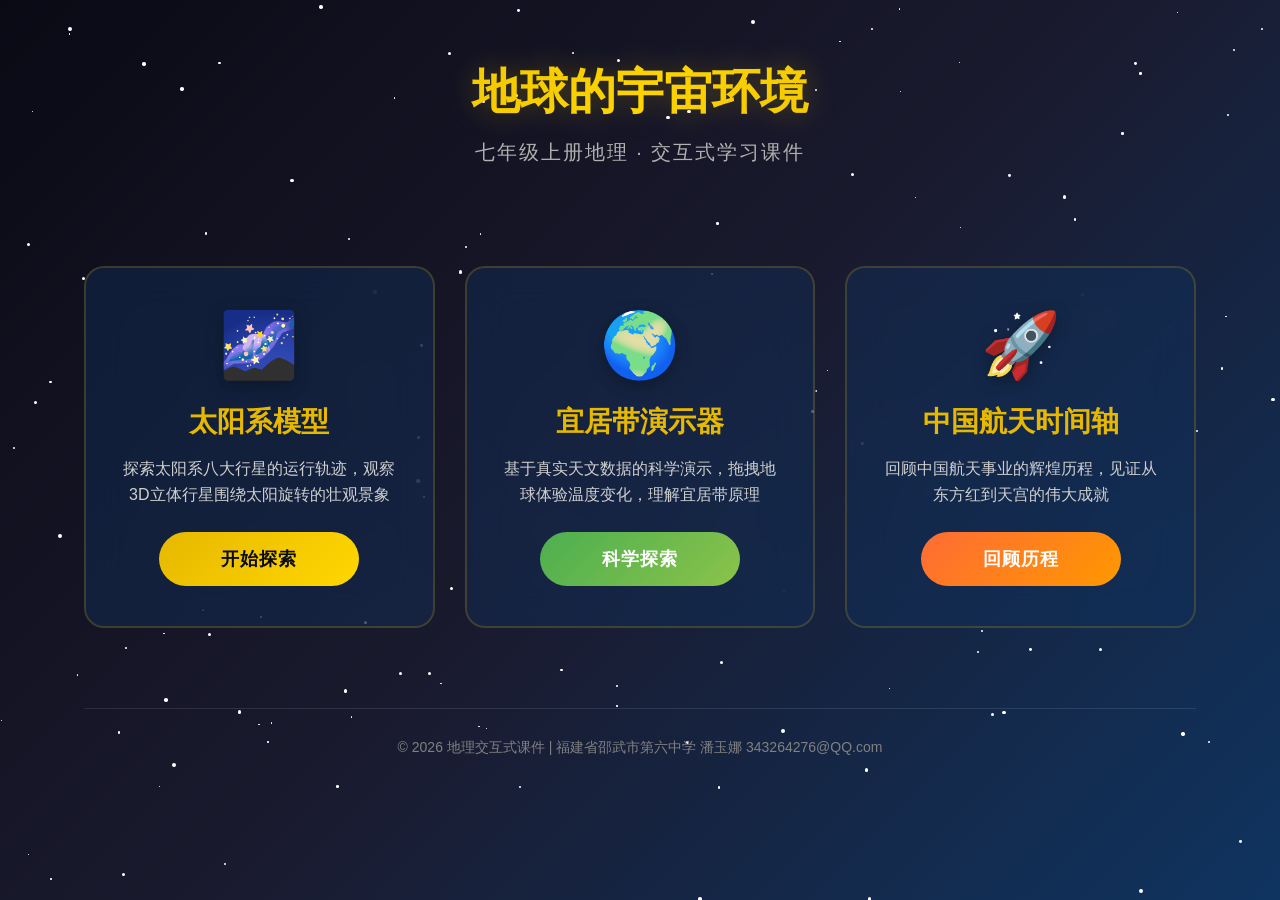
<file: index.html>
<!DOCTYPE html>
<html lang="zh-CN">
<head>
    <meta charset="UTF-8">
    <meta name="viewport" content="width=device-width, initial-scale=1.0">
    <title>地球的宇宙环境 - 交互式课件</title>
    
    <!-- CSS文件 -->
    <link rel="stylesheet" href="css/main.css">
    
    <!-- 响应式viewport设置 -->
    <meta name="viewport" content="width=device-width, initial-scale=1.0, maximum-scale=1.0, user-scalable=no">
    
    <!-- 移动端优化 -->
    <meta name="mobile-web-app-capable" content="yes">
    <meta name="apple-mobile-web-app-capable" content="yes">
    <meta name="apple-mobile-web-app-status-bar-style" content="black-translucent">
</head>
<body>
    <!-- 星空背景 -->
    <div class="stars" id="stars"></div>

    <div class="container">
        <header>
            <h1>地球的宇宙环境</h1>
            <p class="subtitle">七年级上册地理 · 交互式学习课件</p>
        </header>

        <main>
            <div class="modules-grid">
                <!-- 太阳系模型 -->
                <div class="module-card">
                    <span class="module-icon">🌌</span>
                    <h2 class="module-title">太阳系模型</h2>
                    <p class="module-description">
                        探索太阳系八大行星的运行轨迹，观察3D立体行星围绕太阳旋转的壮观景象
                    </p>
                    <button class="module-button" onclick="openModule('solar-system.html')">
                        开始探索
                    </button>
                </div>

                <!-- 宜居带演示器 -->
                <div class="module-card">
                    <span class="module-icon">🌍</span>
                    <h2 class="module-title">宜居带演示器</h2>
                    <p class="module-description">
                        基于真实天文数据的科学演示，拖拽地球体验温度变化，理解宜居带原理
                    </p>
                    <button class="module-button" onclick="openModule('habitable-zone-v2.html')" style="background: linear-gradient(135deg, #4caf50 0%, #8bc34a 100%); border-color: #4caf50; color: white;">
                        科学探索
                    </button>
                </div>

                <!-- 中国航天时间轴 -->
                <div class="module-card">
                    <span class="module-icon">🚀</span>
                    <h2 class="module-title">中国航天时间轴</h2>
                    <p class="module-description">
                        回顾中国航天事业的辉煌历程，见证从东方红到天宫的伟大成就
                    </p>
                    <button class="module-button" onclick="openModule('timeline-v2.html')" style="background: linear-gradient(135deg, #ff6b35 0%, #ff9800 100%); border-color: #ff6b35; color: white;">
                        回顾历程
                    </button>
                </div>
            </div>
        </main>

        <footer class="footer">
            <p>© 2026 地理交互式课件 | 福建省邵武市第六中学 潘玉娜  343264276@QQ.com</p>
        </footer>
    </div>

    <script>
        // 生成星空背景
        function createStars() {
            const starsContainer = document.getElementById('stars');
            const numberOfStars = window.innerWidth <= 768 ? 100 : 150;
            
            for (let i = 0; i < numberOfStars; i++) {
                const star = document.createElement('div');
                star.className = 'star';
                
                star.style.left = Math.random() * 100 + '%';
                star.style.top = Math.random() * 100 + '%';
                
                const size = Math.random() * 3 + 1;
                star.style.width = size + 'px';
                star.style.height = size + 'px';
                
                star.style.animationDelay = Math.random() * 3 + 's';
                
                starsContainer.appendChild(star);
            }
        }

        // 打开模块页面
        function openModule(page) {
            window.open(page, '_blank');
        }

        // 页面加载完成后初始化
        document.addEventListener('DOMContentLoaded', function() {
            createStars();
            
            // 添加页面加载动画
            document.body.style.opacity = '0';
            setTimeout(() => {
                document.body.style.transition = 'opacity 1s ease';
                document.body.style.opacity = '1';
            }, 100);
        });

        // 添加键盘导航
        document.addEventListener('keydown', function(e) {
            const buttons = document.querySelectorAll('.module-button');
            
            // 数字键1-3快速导航
            if (e.key >= '1' && e.key <= '3') {
                const indexKey = parseInt(e.key) - 1;
                if (buttons[indexKey]) {
                    buttons[indexKey].click();
                }
            }
        });
    </script>
</body>
</html>
</file>
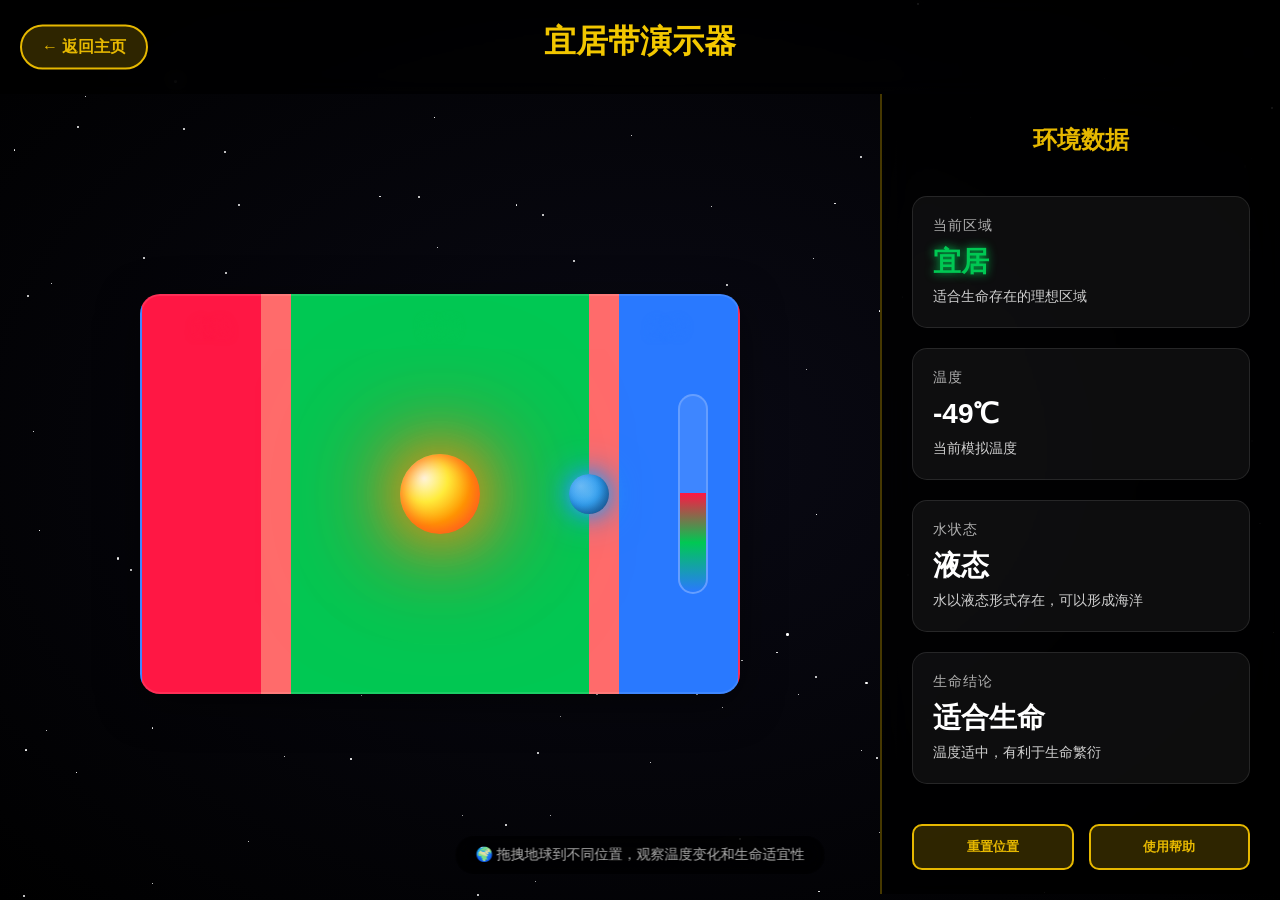
<file: habitable-zone-backup.html>
<!DOCTYPE html>
<html lang="zh-CN">
<head>
    <meta charset="UTF-8">
    <meta name="viewport" content="width=device-width, initial-scale=1.0">
    <title>宜居带演示器 - 地球的宇宙环境</title>
    <style>
        * {
            margin: 0;
            padding: 0;
            box-sizing: border-box;
        }

        body {
            font-family: 'Noto Sans SC', sans-serif;
            background: radial-gradient(ellipse at center, #0a0a15 0%, #000000 100%);
            color: #ffffff;
            min-height: 100vh;
            overflow: hidden;
            position: relative;
        }

        /* 星空背景 */
        .stars {
            position: fixed;
            top: 0;
            left: 0;
            width: 100%;
            height: 100%;
            pointer-events: none;
            z-index: 1;
        }

        .star {
            position: absolute;
            background: white;
            border-radius: 50%;
            animation: twinkle 4s infinite;
        }

        @keyframes twinkle {
            0%, 100% { opacity: 0.2; }
            50% { opacity: 1; }
        }

        /* 头部导航 */
        header {
            position: relative;
            z-index: 100;
            text-align: center;
            padding: 20px;
            background: rgba(0, 0, 0, 0.7);
            backdrop-filter: blur(10px);
        }

        h1 {
            font-size: 32px;
            background: linear-gradient(135deg, #e6b800 0%, #ffd700 100%);
            -webkit-background-clip: text;
            -webkit-text-fill-color: transparent;
            background-clip: text;
            margin-bottom: 10px;
        }

        .back-button {
            position: absolute;
            left: 20px;
            top: 50%;
            transform: translateY(-50%);
            background: rgba(230, 184, 0, 0.2);
            border: 2px solid #e6b800;
            color: #e6b800;
            padding: 10px 20px;
            border-radius: 25px;
            text-decoration: none;
            font-weight: 600;
            transition: all 0.3s ease;
        }

        .back-button:hover {
            background: #e6b800;
            color: #0a0a15;
            transform: translateY(-50%) scale(1.05);
        }

        /* 主容器 */
        .main-container {
            display: flex;
            height: calc(100vh - 100px);
            position: relative;
            z-index: 10;
        }

        /* 宜居带区域 */
        .habitable-zone-section {
            flex: 1;
            display: flex;
            flex-direction: column;
            align-items: center;
            justify-content: center;
            padding: 20px;
        }

        .habitable-zone {
            width: 600px;
            height: 400px;
            background: linear-gradient(90deg, 
                #ff1744 0%, 
                #ff1744 20%, 
                #ff6b6b 20%,
                #ff6b6b 25%,
                #00c853 25%,
                #00c853 75%,
                #ff6b6b 75%,
                #ff6b6b 80%,
                #2979ff 80%,
                #2979ff 100%);
            border-radius: 20px;
            position: relative;
            overflow: hidden;
            box-shadow: 0 10px 40px rgba(0, 0, 0, 0.5);
            border: 2px solid rgba(255, 255, 255, 0.1);
        }

        /* 区域标签 */
        .zone-labels {
            position: absolute;
            width: 100%;
            height: 100%;
            pointer-events: none;
        }

        .zone-label {
            position: absolute;
            top: 20px;
            font-size: 18px;
            font-weight: 600;
            text-transform: uppercase;
            letter-spacing: 2px;
            opacity: 0.8;
        }

        .zone-label.hot {
            left: 50px;
            color: #ff1744;
            text-shadow: 0 0 10px #ff1744;
        }

        .zone-label.habitable {
            left: 50%;
            transform: translateX(-50%);
            color: #00c853;
            text-shadow: 0 0 10px #00c853;
        }

        .zone-label.cold {
            right: 50px;
            color: #2979ff;
            text-shadow: 0 0 10px #2979ff;
        }

        /* 太阳 */
        .sun {
            position: absolute;
            width: 80px;
            height: 80px;
            background: radial-gradient(circle at 30% 30%, #fff8e1 0%, #ffeb3b 30%, #ff9800 60%, #ff5722 100%);
            border-radius: 50%;
            top: 50%;
            left: 50%;
            transform: translate(-50%, -50%);
            box-shadow: 
                0 0 60px #ff9800,
                0 0 100px #ff5722,
                0 0 150px #ff5722,
                inset 0 0 20px #ff5722;
            animation: sunPulse 3s ease-in-out infinite;
            z-index: 10;
        }

        @keyframes sunPulse {
            0%, 100% { 
                box-shadow: 
                    0 0 60px #ff9800,
                    0 0 100px #ff5722,
                    0 0 150px #ff5722,
                    inset 0 0 20px #ff5722;
            }
            50% { 
                box-shadow: 
                    0 0 80px #ff9800,
                    0 0 120px #ff5722,
                    0 0 180px #ff5722,
                    inset 0 0 30px #ff5722;
            }
        }

        /* 地球 */
        .earth {
            position: absolute;
            width: 40px;
            height: 40px;
            background: radial-gradient(circle at 30% 30%, #64b5f6 0%, #2196f3 50%, #1565c0 100%);
            border-radius: 50%;
            top: 50%;
            left: 75%;
            transform: translate(-50%, -50%);
            cursor: move;
            box-shadow: 
                0 0 20px #2196f3,
                0 0 40px #2196f3,
                inset -5px -5px 10px rgba(0, 0, 0, 0.3);
            z-index: 20;
            transition: box-shadow 0.3s ease;
        }

        .earth:hover {
            box-shadow: 
                0 0 30px #2196f3,
                0 0 60px #2196f3,
                inset -5px -5px 10px rgba(0, 0, 0, 0.3);
        }

        .earth.dragging {
            box-shadow: 
                0 0 40px #2196f3,
                0 0 80px #2196f3,
                inset -5px -5px 10px rgba(0, 0, 0, 0.3);
        }

        /* 地球大气层效果 */
        .earth::before {
            content: '';
            position: absolute;
            width: 50px;
            height: 50px;
            background: radial-gradient(circle, rgba(135, 206, 235, 0.3) 0%, transparent 70%);
            border-radius: 50%;
            top: 50%;
            left: 50%;
            transform: translate(-50%, -50%);
        }

        /* 信息面板 */
        .info-panel {
            width: 400px;
            background: rgba(0, 0, 0, 0.8);
            backdrop-filter: blur(20px);
            padding: 30px;
            border-left: 2px solid rgba(230, 184, 0, 0.3);
            display: flex;
            flex-direction: column;
            gap: 20px;
        }

        .info-title {
            font-size: 24px;
            color: #e6b800;
            text-align: center;
            margin-bottom: 20px;
            font-weight: 600;
        }

        .info-item {
            background: rgba(255, 255, 255, 0.05);
            padding: 20px;
            border-radius: 15px;
            border: 1px solid rgba(255, 255, 255, 0.1);
            transition: all 0.3s ease;
        }

        .info-item:hover {
            background: rgba(255, 255, 255, 0.08);
            transform: translateX(-5px);
        }

        .info-label {
            font-size: 14px;
            color: #b0b0b0;
            margin-bottom: 8px;
            text-transform: uppercase;
            letter-spacing: 1px;
        }

        .info-value {
            font-size: 28px;
            font-weight: 700;
            margin-bottom: 5px;
        }

        .info-value.zone-hot {
            color: #ff1744;
            text-shadow: 0 0 10px #ff1744;
        }

        .info-value.zone-habitable {
            color: #00c853;
            text-shadow: 0 0 10px #00c853;
        }

        .info-value.zone-cold {
            color: #2979ff;
            text-shadow: 0 0 10px #2979ff;
        }

        .info-description {
            font-size: 14px;
            color: #d0d0d0;
            line-height: 1.5;
        }

        /* 控制按钮 */
        .controls {
            display: flex;
            gap: 15px;
            margin-top: 20px;
        }

        .control-btn {
            flex: 1;
            background: rgba(230, 184, 0, 0.2);
            border: 2px solid #e6b800;
            color: #e6b800;
            padding: 12px 20px;
            border-radius: 10px;
            cursor: pointer;
            font-weight: 600;
            transition: all 0.3s ease;
            text-align: center;
        }

        .control-btn:hover {
            background: #e6b800;
            color: #0a0a15;
            transform: translateY(-2px);
        }

        /* 温度计 */
        .thermometer {
            position: absolute;
            right: 30px;
            top: 50%;
            transform: translateY(-50%);
            width: 30px;
            height: 200px;
            background: rgba(255, 255, 255, 0.1);
            border-radius: 15px;
            border: 2px solid rgba(255, 255, 255, 0.2);
            overflow: hidden;
        }

        .thermometer-fill {
            position: absolute;
            bottom: 0;
            width: 100%;
            background: linear-gradient(to top, #2979ff 0%, #00c853 50%, #ff1744 100%);
            border-radius: 0 0 13px 13px;
            transition: height 0.5s ease;
        }

        .thermometer-label {
            position: absolute;
            top: -30px;
            left: 50%;
            transform: translateX(-50%);
            font-size: 12px;
            color: #e6b800;
            white-space: nowrap;
        }

        /* 说明文字 */
        .instructions {
            position: absolute;
            bottom: 20px;
            left: 50%;
            transform: translateX(-50%);
            text-align: center;
            color: #b0b0b0;
            font-size: 14px;
            background: rgba(0, 0, 0, 0.7);
            padding: 10px 20px;
            border-radius: 20px;
            backdrop-filter: blur(10px);
        }

        /* 响应式设计 */
        @media (max-width: 1024px) {
            .main-container {
                flex-direction: column;
            }
            
            .habitable-zone {
                width: 90vw;
                max-width: 500px;
                height: 300px;
            }
            
            .info-panel {
                width: 100%;
                border-left: none;
                border-top: 2px solid rgba(230, 184, 0, 0.3);
                padding: 20px;
            }
            
            .thermometer {
                display: none;
            }
        }

        @media (max-width: 768px) {
            h1 {
                font-size: 24px;
            }
            
            .info-value {
                font-size: 24px;
            }
            
            .info-panel {
                gap: 15px;
            }
            
            .info-item {
                padding: 15px;
            }
        }
    </style>
</head>
<body>
    <!-- 星空背景 -->
    <div class="stars" id="stars"></div>

    <!-- 头部导航 -->
    <header>
        <a href="index.html" class="back-button">← 返回主页</a>
        <h1>宜居带演示器</h1>
    </header>

    <!-- 主容器 -->
    <div class="main-container">
        <!-- 宜居带区域 -->
        <div class="habitable-zone-section">
            <div class="habitable-zone" id="habitableZone">
                <!-- 区域标签 -->
                <div class="zone-labels">
                    <div class="zone-label hot">太热</div>
                    <div class="zone-label habitable">宜居</div>
                    <div class="zone-label cold">太冷</div>
                </div>
                
                <!-- 太阳 -->
                <div class="sun"></div>
                
                <!-- 地球 -->
                <div class="earth" id="earth"></div>
                
                <!-- 温度计 -->
                <div class="thermometer">
                    <div class="thermometer-label">温度</div>
                    <div class="thermometer-fill" id="thermometerFill"></div>
                </div>
            </div>
            
            <!-- 操作说明 -->
            <div class="instructions">
                🌍 拖拽地球到不同位置，观察温度变化和生命适宜性
            </div>
        </div>

        <!-- 信息面板 -->
        <div class="info-panel">
            <h2 class="info-title">环境数据</h2>
            
            <div class="info-item">
                <div class="info-label">当前区域</div>
                <div class="info-value" id="currentZone">宜居</div>
                <div class="info-description" id="zoneDescription">适合生命存在的理想区域</div>
            </div>
            
            <div class="info-item">
                <div class="info-label">温度</div>
                <div class="info-value" id="currentTemp">15℃</div>
                <div class="info-description">当前模拟温度</div>
            </div>
            
            <div class="info-item">
                <div class="info-label">水状态</div>
                <div class="info-value" id="waterState">液态</div>
                <div class="info-description" id="waterDescription">水以液态形式存在</div>
            </div>
            
            <div class="info-item">
                <div class="info-label">生命结论</div>
                <div class="info-value" id="conclusion">适合生命</div>
                <div class="info-description" id="conclusionDescription">地球位于宜居带内</div>
            </div>
            
            <div class="controls">
                <button class="control-btn" onclick="resetEarth()">重置位置</button>
                <button class="control-btn" onclick="showHelp()">使用帮助</button>
            </div>
        </div>
    </div>

    <script>
        // 全局变量
        let isDragging = false;
        let currentX;
        let currentY;
        let initialX;
        let initialY;
        let xOffset = 0;
        let yOffset = 0;

        const earth = document.getElementById('earth');
        const habitableZone = document.getElementById('habitableZone');

        // 生成星空背景
        function createStars() {
            const starsContainer = document.getElementById('stars');
            const numberOfStars = 150;
            
            for (let i = 0; i < numberOfStars; i++) {
                const star = document.createElement('div');
                star.className = 'star';
                
                star.style.left = Math.random() * 100 + '%';
                star.style.top = Math.random() * 100 + '%';
                
                const size = Math.random() * 2 + 0.5;
                star.style.width = size + 'px';
                star.style.height = size + 'px';
                
                star.style.animationDelay = Math.random() * 4 + 's';
                star.style.animationDuration = (Math.random() * 3 + 2) + 's';
                
                starsContainer.appendChild(star);
            }
        }

        // 拖拽功能
        earth.addEventListener('mousedown', dragStart);
        document.addEventListener('mousemove', drag);
        document.addEventListener('mouseup', dragEnd);

        // 触摸事件支持
        earth.addEventListener('touchstart', dragStart);
        document.addEventListener('touchmove', drag);
        document.addEventListener('touchend', dragEnd);

        function dragStart(e) {
            if (e.type === 'touchstart') {
                initialX = e.touches[0].clientX - xOffset;
                initialY = e.touches[0].clientY - yOffset;
            } else {
                initialX = e.clientX - xOffset;
                initialY = e.clientY - yOffset;
            }

            if (e.target === earth) {
                isDragging = true;
                earth.classList.add('dragging');
            }
        }

        function drag(e) {
            if (isDragging) {
                e.preventDefault();
                
                if (e.type === 'touchmove') {
                    currentX = e.touches[0].clientX - initialX;
                    currentY = e.touches[0].clientY - initialY;
                } else {
                    currentX = e.clientX - initialX;
                    currentY = e.clientY - initialY;
                }

                xOffset = currentX;
                yOffset = currentY;

                // 限制在宜居带区域内
                const rect = habitableZone.getBoundingClientRect();
                const earthRect = earth.getBoundingClientRect();
                
                let newX = currentX;
                let newY = currentY;
                
                // X轴限制
                if (earthRect.left < rect.left + 20) {
                    newX = rect.left + 20 - earth.offsetLeft;
                } else if (earthRect.right > rect.right - 20) {
                    newX = rect.right - 20 - earth.offsetLeft - earth.offsetWidth;
                }
                
                // Y轴限制
                if (earthRect.top < rect.top + 20) {
                    newY = rect.top + 20 - earth.offsetTop;
                } else if (earthRect.bottom > rect.bottom - 20) {
                    newY = rect.bottom - 20 - earth.offsetTop - earth.offsetHeight;
                }

                earth.style.transform = `translate(calc(-50% + ${newX}px), calc(-50% + ${newY}px))`;
                
                updateZoneInfo();
            }
        }

        function dragEnd(e) {
            initialX = currentX;
            initialY = currentY;
            isDragging = false;
            earth.classList.remove('dragging');
        }

        // 更新区域信息
        function updateZoneInfo() {
            const rect = habitableZone.getBoundingClientRect();
            const earthRect = earth.getBoundingClientRect();
            
            // 计算地球中心位置
            const earthCenterX = earthRect.left + earthRect.width / 2;
            const earthCenterY = earthRect.top + earthRect.height / 2;
            
            // 计算与太阳的距离
            const sunCenterX = rect.left + rect.width / 2;
            const sunCenterY = rect.top + rect.height / 2;
            
            const distance = Math.sqrt(
                Math.pow(earthCenterX - sunCenterX, 2) + 
                Math.pow(earthCenterY - sunCenterY, 2)
            );
            
            // 计算相对位置 (0-1)
            const relativeDistance = distance / (rect.width / 2);
            
            // 计算温度 (简化公式)
            const temp = Math.round(100 - relativeDistance * 300);
            
            // 确定区域
            let zone, zoneClass, waterState, conclusion, zoneDesc, waterDesc, conclusionDesc;
            
            if (relativeDistance < 0.25) {
                zone = '太热';
                zoneClass = 'zone-hot';
                waterState = '气态';
                conclusion = '不适合';
                zoneDesc = '距离太阳太近，温度过高';
                waterDesc = '水以气态形式存在，无法形成液态海洋';
                conclusionDesc = '高温环境不适合生命存在';
            } else if (relativeDistance < 0.75) {
                zone = '宜居';
                zoneClass = 'zone-habitable';
                waterState = '液态';
                conclusion = '适合生命';
                zoneDesc = '适合生命存在的理想区域';
                waterDesc = '水以液态形式存在，可以形成海洋';
                conclusionDesc = '温度适中，有利于生命繁衍';
            } else {
                zone = '太冷';
                zoneClass = 'zone-cold';
                waterState = '固态';
                conclusion = '不适合';
                zoneDesc = '距离太阳太远，温度过低';
                waterDesc = '水以固态形式存在，形成冰雪';
                conclusionDesc = '低温环境不适合复杂生命存在';
            }
            
            // 更新显示
            const currentZoneEl = document.getElementById('currentZone');
            currentZoneEl.textContent = zone;
            currentZoneEl.className = 'info-value ' + zoneClass;
            
            document.getElementById('zoneDescription').textContent = zoneDesc;
            document.getElementById('currentTemp').textContent = temp + '℃';
            document.getElementById('waterState').textContent = waterState;
            document.getElementById('waterDescription').textContent = waterDesc;
            document.getElementById('conclusion').textContent = conclusion;
            document.getElementById('conclusionDescription').textContent = conclusionDesc;
            
            // 更新温度计
            updateThermometer(temp);
        }

        // 更新温度计
        function updateThermometer(temp) {
            const thermometerFill = document.getElementById('thermometerFill');
            // 温度范围 -200℃ 到 100℃，映射到 0% 到 100%
            const percentage = Math.max(0, Math.min(100, (temp + 200) / 300 * 100));
            thermometerFill.style.height = percentage + '%';
        }

        // 重置地球位置
        function resetEarth() {
            xOffset = 0;
            yOffset = 0;
            earth.style.transform = 'translate(-50%, -50%)';
            updateZoneInfo();
        }

        // 显示帮助
        function showHelp() {
            alert('使用说明：\n\n1. 拖拽地球到不同位置\n2. 观察温度和区域变化\n3. 了解宜居带的科学原理\n\n宜居带是指恒星周围适合生命存在的区域范围。');
        }

        // 页面加载完成后初始化
        document.addEventListener('DOMContentLoaded', function() {
            createStars();
            updateZoneInfo();
            
            // 添加页面加载动画
            document.body.style.opacity = '0';
            setTimeout(() => {
                document.body.style.transition = 'opacity 1s ease';
                document.body.style.opacity = '1';
            }, 100);
        });

        // 防止文本选择
        document.addEventListener('selectstart', function(e) {
            if (isDragging) {
                e.preventDefault();
            }
        });
    </script>
</body>
</html>
</file>
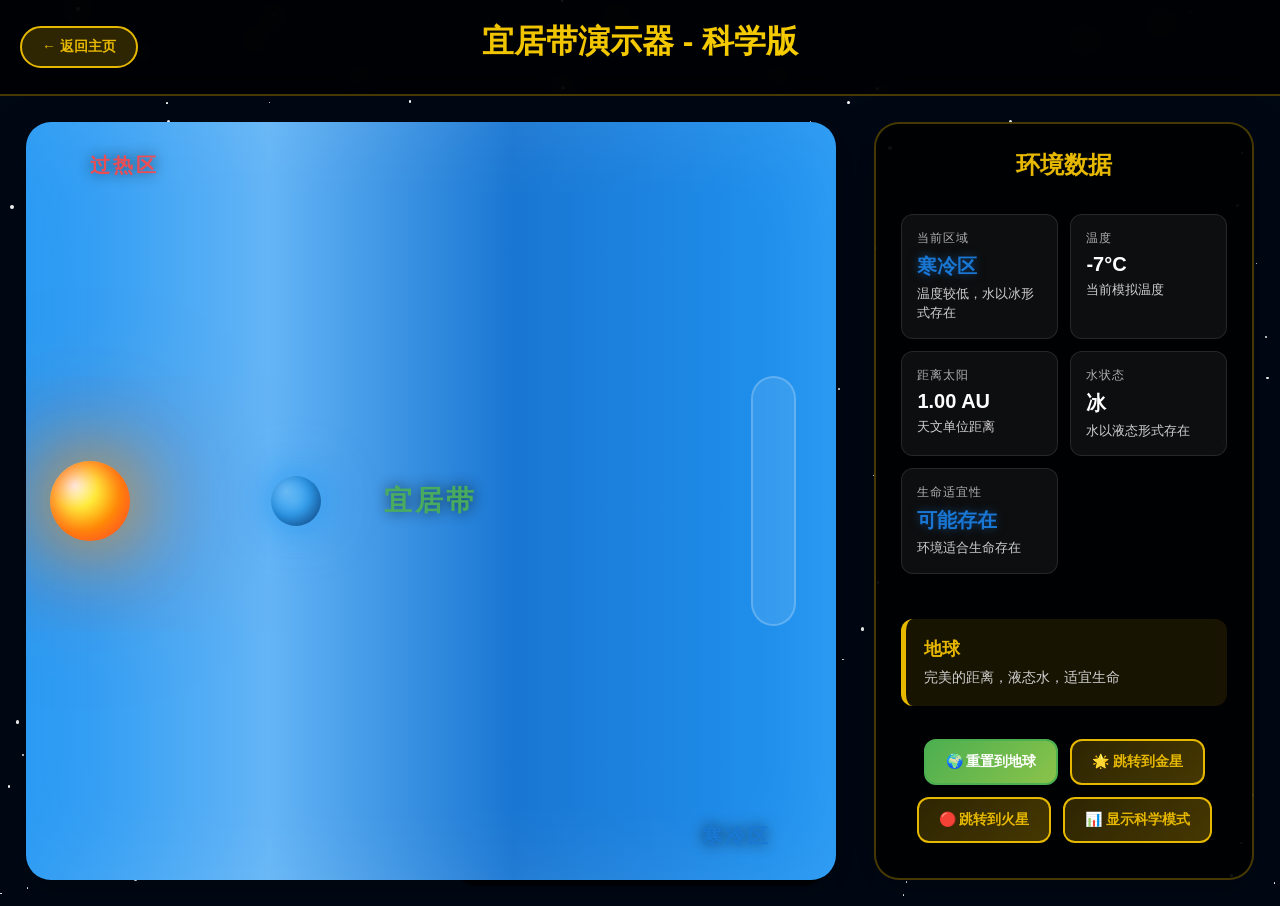
<file: habitable-zone-v2.html>
<!DOCTYPE html>
<html lang="zh-CN">
<head>
    <meta charset="UTF-8">
    <meta name="viewport" content="width=device-width, initial-scale=1.0">
    <title>宜居带演示器 - 科学版</title>
    
    <!-- CSS文件 -->
    <link rel="stylesheet" href="css/habitable-zone-v2.css">
    
    <!-- 响应式viewport设置 -->
    <meta name="viewport" content="width=device-width, initial-scale=1.0, maximum-scale=1.0, user-scalable=no">
    
    <!-- 移动端优化 -->
    <meta name="mobile-web-app-capable" content="yes">
    <meta name="apple-mobile-web-app-capable" content="yes">
    <meta name="apple-mobile-web-app-status-bar-style" content="black-translucent">
</head>
<body>
    <!-- 星空背景 -->
    <div class="stars" id="stars"></div>
    <div class="particle-container" id="particleContainer"></div>

    <!-- 头部导航 -->
    <header>
        <a href="index.html" class="back-button">← 返回主页</a>
        <h1>宜居带演示器 - 科学版</h1>
    </header>

    <!-- 主容器 -->
    <div class="main-container">
        <!-- 宜居带区域 -->
        <div class="habitable-zone-section">
            <div class="habitable-zone" id="habitableZone">
                <!-- 区域标签 -->
                <div class="zone-labels">
                    <div class="zone-label hot">过热区</div>
                    <div class="zone-label habitable">宜居带</div>
                    <div class="zone-label cold">寒冷区</div>
                </div>
                
                <!-- 太阳 -->
                <div class="sun"></div>
                
                <!-- 地球 -->
                <div class="earth" id="earth"></div>
                
                <!-- 温度计 -->
                <div class="thermometer">
                    <div class="thermometer-label">温度</div>
                    <div class="thermometer-fill" id="thermometerFill"></div>
                </div>
            </div>
        </div>

        <!-- 信息面板 -->
        <div class="info-panel">
            <h2 class="info-title">环境数据</h2>
            
            <div class="info-grid">
                <div class="info-item">
                    <div class="info-label">当前区域</div>
                    <div class="info-value" id="currentZone">宜居带</div>
                    <div class="info-description" id="zoneDescription">温度适中，液态水存在</div>
                </div>
                
                <div class="info-item">
                    <div class="info-label">温度</div>
                    <div class="info-value" id="currentTemp">15°C</div>
                    <div class="info-description">当前模拟温度</div>
                </div>
                
                <div class="info-item">
                    <div class="info-label">距离太阳</div>
                    <div class="info-value" id="currentDistance">1.00 AU</div>
                    <div class="info-description">天文单位距离</div>
                </div>
                
                <div class="info-item">
                    <div class="info-label">水状态</div>
                    <div class="info-value" id="waterState">液态水</div>
                    <div class="info-description">水以液态形式存在</div>
                </div>
                
                <div class="info-item">
                    <div class="info-label">生命适宜性</div>
                    <div class="info-value" id="lifeSuitability">适合生命</div>
                    <div class="info-description" id="lifeDescription">环境适合生命存在</div>
                </div>
            </div>

            <!-- 行星信息 -->
            <div class="planet-info">
                <div class="planet-name" id="planetName">地球</div>
                <div class="planet-description" id="planetInfo">完美的距离，液态水，适宜生命</div>
            </div>

            <!-- 科学数据面板 -->
            <div class="scientific-panel" id="scientificPanel">
                <h3 class="scientific-title">科学数据</h3>
                <div class="scientific-grid">
                    <div class="scientific-item">
                        <div class="scientific-label">太阳辐射</div>
                        <div class="scientific-value" id="solarFlux">1361 W/m²</div>
                    </div>
                    <div class="scientific-item">
                        <div class="scientific-label">反照率</div>
                        <div class="scientific-value" id="albedo">0.306</div>
                    </div>
                    <div class="scientific-item">
                        <div class="scientific-label">温室效应</div>
                        <div class="scientific-value" id="greenhouseEffect">20%</div>
                    </div>
                    <div class="scientific-item">
                        <div class="scientific-label">平衡温度</div>
                        <div class="scientific-value" id="equilibriumTemp">-18°C</div>
                    </div>
                </div>
            </div>

            <!-- 控制按钮 -->
            <div class="controls">
                <button class="control-btn primary" id="resetEarth">
                    🌍 重置到地球
                </button>
                <button class="control-btn" id="showVenus">
                    🌟 跳转到金星
                </button>
                <button class="control-btn" id="showMars">
                    🔴 跳转到火星
                </button>
                <button class="control-btn" id="scientificMode">
                    📊 显示科学模式
                </button>
            </div>
        </div>
    </div>

    <!-- 操作说明 -->
    <div class="instructions">
        🌍 拖拽地球到不同位置，观察温度变化和生命适宜性<br>
        📍 使用按钮快速跳转到其他行星位置<br>
        📊 开启科学模式查看详细的天文数据
    </div>

    <!-- JavaScript文件 -->
    <script src="js/habitable-zone-v2.js"></script>
</body>
</html>
</file>
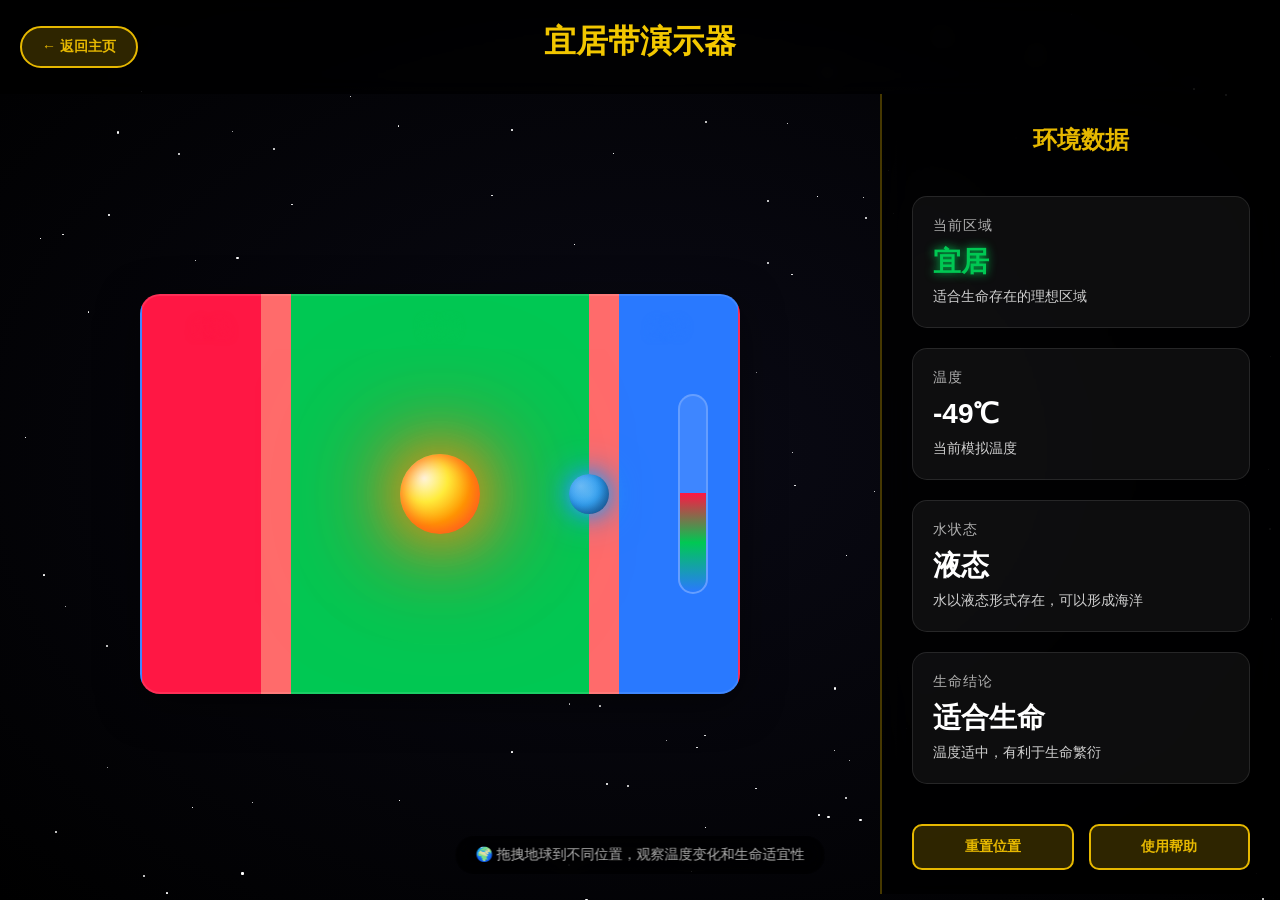
<file: habitable-zone.html>
<!DOCTYPE html>
<html lang="zh-CN">
<head>
    <meta charset="UTF-8">
    <meta name="viewport" content="width=device-width, initial-scale=1.0">
    <title>宜居带演示器 - 地球的宇宙环境</title>
    
    <!-- CSS文件 -->
    <link rel="stylesheet" href="css/habitable-zone.css">
    
    <!-- 响应式viewport设置 -->
    <meta name="viewport" content="width=device-width, initial-scale=1.0, maximum-scale=1.0, user-scalable=no">
    
    <!-- 移动端优化 -->
    <meta name="mobile-web-app-capable" content="yes">
    <meta name="apple-mobile-web-app-capable" content="yes">
    <meta name="apple-mobile-web-app-status-bar-style" content="black-translucent">
</head>
<body>
    <!-- 星空背景 -->
    <div class="stars" id="stars"></div>

    <!-- 头部导航 -->
    <header>
        <a href="index.html" class="back-button">← 返回主页</a>
        <h1>宜居带演示器</h1>
    </header>

    <!-- 主容器 -->
    <div class="main-container">
        <!-- 宜居带区域 -->
        <div class="habitable-zone-section">
            <div class="habitable-zone" id="habitableZone">
                <!-- 区域标签 -->
                <div class="zone-labels">
                    <div class="zone-label hot">太热</div>
                    <div class="zone-label habitable">宜居</div>
                    <div class="zone-label cold">太冷</div>
                </div>
                
                <!-- 太阳 -->
                <div class="sun"></div>
                
                <!-- 地球 -->
                <div class="earth" id="earth"></div>
                
                <!-- 温度计 -->
                <div class="thermometer">
                    <div class="thermometer-label">温度</div>
                    <div class="thermometer-fill" id="thermometerFill"></div>
                </div>
            </div>
            
            <!-- 操作说明 -->
            <div class="instructions">
                🌍 拖拽地球到不同位置，观察温度变化和生命适宜性
            </div>
        </div>

        <!-- 信息面板 -->
        <div class="info-panel">
            <h2 class="info-title">环境数据</h2>
            
            <div class="info-item">
                <div class="info-label">当前区域</div>
                <div class="info-value" id="currentZone">宜居</div>
                <div class="info-description" id="zoneDescription">适合生命存在的理想区域</div>
            </div>
            
            <div class="info-item">
                <div class="info-label">温度</div>
                <div class="info-value" id="currentTemp">15℃</div>
                <div class="info-description">当前模拟温度</div>
            </div>
            
            <div class="info-item">
                <div class="info-label">水状态</div>
                <div class="info-value" id="waterState">液态</div>
                <div class="info-description" id="waterDescription">水以液态形式存在</div>
            </div>
            
            <div class="info-item">
                <div class="info-label">生命结论</div>
                <div class="info-value" id="conclusion">适合生命</div>
                <div class="info-description" id="conclusionDescription">地球位于宜居带内</div>
            </div>
            
            <div class="controls">
                <button class="control-btn" onclick="resetEarth()">重置位置</button>
                <button class="control-btn" onclick="showHelp()">使用帮助</button>
            </div>
        </div>
    </div>

    <!-- JavaScript文件 -->
    <script src="js/habitable-zone.js"></script>
</body>
</html>
</file>
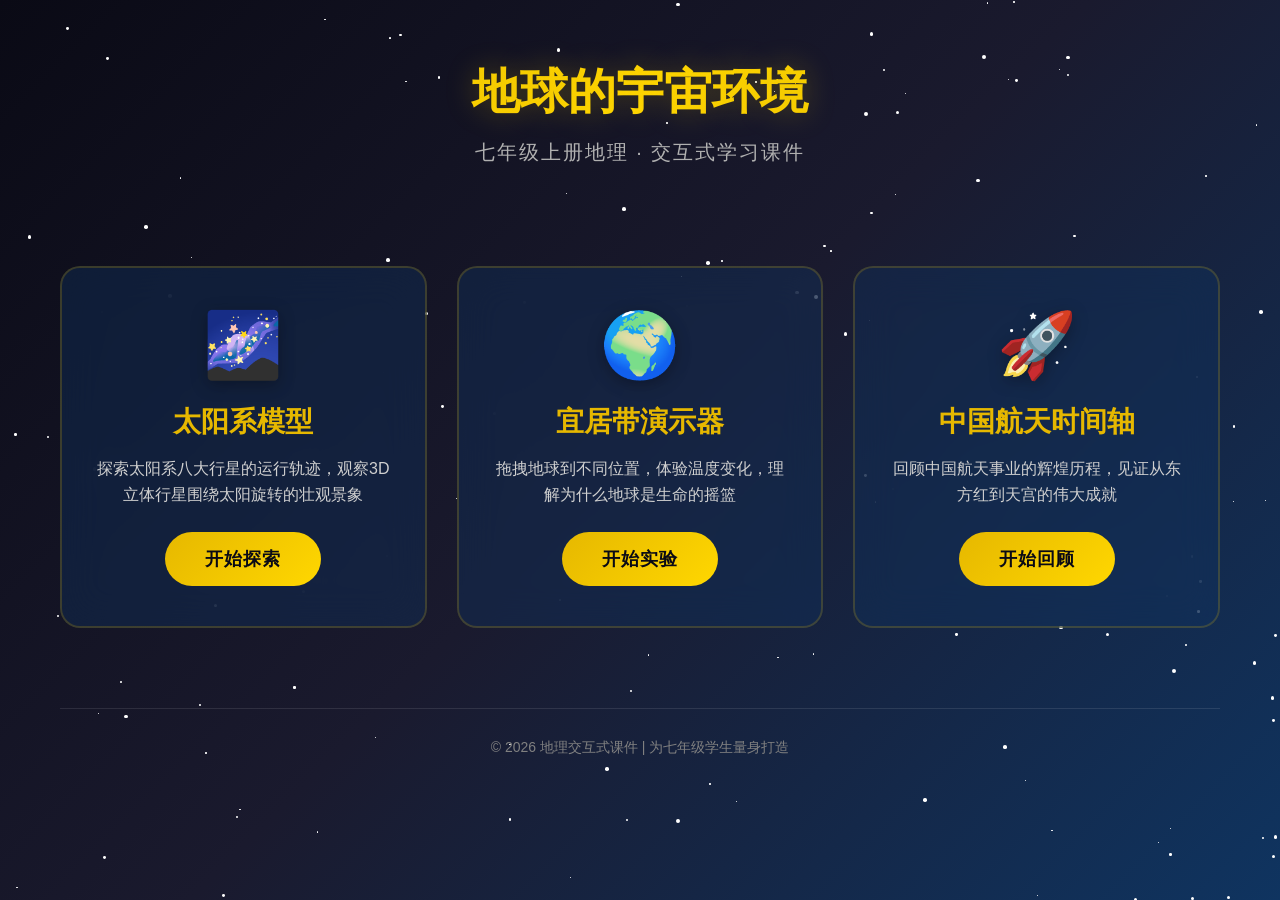
<file: index-backup.html>
<!DOCTYPE html>
<html lang="zh-CN">
<head>
    <meta charset="UTF-8">
    <meta name="viewport" content="width=device-width, initial-scale=1.0">
    <title>地球的宇宙环境 - 交互式课件</title>
    <style>
        * {
            margin: 0;
            padding: 0;
            box-sizing: border-box;
        }

        body {
            font-family: 'Noto Sans SC', sans-serif;
            background: linear-gradient(135deg, #0a0a15 0%, #1a1a2e 50%, #0f3460 100%);
            color: #ffffff;
            min-height: 100vh;
            overflow-x: hidden;
            position: relative;
        }

        /* 星空背景动画 */
        .stars {
            position: fixed;
            top: 0;
            left: 0;
            width: 100%;
            height: 100%;
            pointer-events: none;
            z-index: 1;
        }

        .star {
            position: absolute;
            background: white;
            border-radius: 50%;
            animation: twinkle 3s infinite;
        }

        @keyframes twinkle {
            0%, 100% { opacity: 0.3; }
            50% { opacity: 1; }
        }

        .container {
            max-width: 1200px;
            margin: 0 auto;
            padding: 20px;
            position: relative;
            z-index: 2;
        }

        header {
            text-align: center;
            margin-bottom: 60px;
            padding: 40px 0;
            animation: fadeInDown 1s ease;
        }

        @keyframes fadeInDown {
            from {
                opacity: 0;
                transform: translateY(-30px);
            }
            to {
                opacity: 1;
                transform: translateY(0);
            }
        }

        h1 {
            font-size: 48px;
            background: linear-gradient(135deg, #e6b800 0%, #ffd700 50%, #e6b800 100%);
            -webkit-background-clip: text;
            -webkit-text-fill-color: transparent;
            background-clip: text;
            margin-bottom: 15px;
            text-shadow: 0 0 30px rgba(230, 184, 0, 0.3);
            font-weight: 700;
        }

        .subtitle {
            font-size: 20px;
            color: #b0b0b0;
            letter-spacing: 2px;
        }

        .modules-grid {
            display: grid;
            grid-template-columns: repeat(auto-fit, minmax(350px, 1fr));
            gap: 30px;
            margin-top: 60px;
        }

        .module-card {
            background: rgba(15, 52, 96, 0.4);
            backdrop-filter: blur(20px);
            border-radius: 20px;
            padding: 40px 30px;
            text-align: center;
            border: 2px solid rgba(230, 184, 0, 0.2);
            transition: all 0.4s cubic-bezier(0.175, 0.885, 0.32, 1.275);
            position: relative;
            overflow: hidden;
            animation: fadeInUp 1s ease backwards;
        }

        .module-card:nth-child(1) { animation-delay: 0.2s; }
        .module-card:nth-child(2) { animation-delay: 0.4s; }
        .module-card:nth-child(3) { animation-delay: 0.6s; }

        @keyframes fadeInUp {
            from {
                opacity: 0;
                transform: translateY(30px);
            }
            to {
                opacity: 1;
                transform: translateY(0);
            }
        }

        .module-card::before {
            content: '';
            position: absolute;
            top: -50%;
            left: -50%;
            width: 200%;
            height: 200%;
            background: radial-gradient(circle, rgba(230, 184, 0, 0.1) 0%, transparent 70%);
            transform: rotate(45deg);
            transition: all 0.6s ease;
            opacity: 0;
        }

        .module-card:hover::before {
            opacity: 1;
            transform: rotate(45deg) translate(20%, 20%);
        }

        .module-card:hover {
            transform: translateY(-10px) scale(1.02);
            border-color: rgba(230, 184, 0, 0.6);
            box-shadow: 0 20px 40px rgba(230, 184, 0, 0.2);
        }

        .module-icon {
            font-size: 64px;
            margin-bottom: 20px;
            display: block;
            filter: drop-shadow(0 4px 8px rgba(0, 0, 0, 0.3));
        }

        .module-title {
            font-size: 28px;
            color: #e6b800;
            margin-bottom: 15px;
            font-weight: 600;
        }

        .module-description {
            font-size: 16px;
            color: #d0d0d0;
            line-height: 1.6;
            margin-bottom: 25px;
        }

        .module-button {
            background: linear-gradient(135deg, #e6b800 0%, #ffd700 100%);
            color: #0a0a15;
            border: none;
            padding: 15px 40px;
            font-size: 18px;
            font-weight: 600;
            border-radius: 50px;
            cursor: pointer;
            transition: all 0.3s ease;
            position: relative;
            overflow: hidden;
            text-transform: uppercase;
            letter-spacing: 1px;
        }

        .module-button::before {
            content: '';
            position: absolute;
            top: 50%;
            left: 50%;
            width: 0;
            height: 0;
            background: rgba(255, 255, 255, 0.3);
            border-radius: 50%;
            transform: translate(-50%, -50%);
            transition: width 0.6s, height 0.6s;
        }

        .module-button:hover::before {
            width: 300px;
            height: 300px;
        }

        .module-button:hover {
            transform: scale(1.05);
            box-shadow: 0 10px 25px rgba(230, 184, 0, 0.4);
        }

        .footer {
            text-align: center;
            margin-top: 80px;
            padding: 30px 0;
            color: #808080;
            font-size: 14px;
            border-top: 1px solid rgba(255, 255, 255, 0.1);
        }

        /* 响应式设计 */
        @media (max-width: 768px) {
            h1 {
                font-size: 36px;
            }
            
            .modules-grid {
                grid-template-columns: 1fr;
                gap: 20px;
            }
            
            .module-card {
                padding: 30px 20px;
            }
            
            .module-icon {
                font-size: 48px;
            }
            
            .module-title {
                font-size: 24px;
            }
        }
    </style>
</head>
<body>
    <!-- 星空背景 -->
    <div class="stars" id="stars"></div>

    <div class="container">
        <header>
            <h1>地球的宇宙环境</h1>
            <p class="subtitle">七年级上册地理 · 交互式学习课件</p>
        </header>

        <main>
            <div class="modules-grid">
                <!-- 太阳系模型 -->
                <div class="module-card">
                    <span class="module-icon">🌌</span>
                    <h2 class="module-title">太阳系模型</h2>
                    <p class="module-description">
                        探索太阳系八大行星的运行轨迹，观察3D立体行星围绕太阳旋转的壮观景象
                    </p>
                    <button class="module-button" onclick="openModule('solar-system.html')">
                        开始探索
                    </button>
                </div>

                <!-- 宜居带演示器 -->
                <div class="module-card">
                    <span class="module-icon">🌍</span>
                    <h2 class="module-title">宜居带演示器</h2>
                    <p class="module-description">
                        拖拽地球到不同位置，体验温度变化，理解为什么地球是生命的摇篮
                    </p>
                    <button class="module-button" onclick="openModule('habitable-zone.html')">
                        开始实验
                    </button>
                </div>

                <!-- 中国航天时间轴 -->
                <div class="module-card">
                    <span class="module-icon">🚀</span>
                    <h2 class="module-title">中国航天时间轴</h2>
                    <p class="module-description">
                        回顾中国航天事业的辉煌历程，见证从东方红到天宫的伟大成就
                    </p>
                    <button class="module-button" onclick="openModule('timeline.html')">
                        开始回顾
                    </button>
                </div>
            </div>
        </main>

        <footer class="footer">
            <p>© 2026 地理交互式课件 | 为七年级学生量身打造</p>
        </footer>
    </div>

    <script>
        // 生成星空背景
        function createStars() {
            const starsContainer = document.getElementById('stars');
            const numberOfStars = 150;
            
            for (let i = 0; i < numberOfStars; i++) {
                const star = document.createElement('div');
                star.className = 'star';
                
                // 随机位置
                star.style.left = Math.random() * 100 + '%';
                star.style.top = Math.random() * 100 + '%';
                
                // 随机大小
                const size = Math.random() * 3 + 1;
                star.style.width = size + 'px';
                star.style.height = size + 'px';
                
                // 随机动画延迟
                star.style.animationDelay = Math.random() * 3 + 's';
                
                starsContainer.appendChild(star);
            }
        }

        // 打开模块页面
        function openModule(page) {
            window.open(page, '_blank');
        }

        // 页面加载完成后初始化
        document.addEventListener('DOMContentLoaded', function() {
            createStars();
            
            // 添加页面加载动画
            document.body.style.opacity = '0';
            setTimeout(() => {
                document.body.style.transition = 'opacity 1s ease';
                document.body.style.opacity = '1';
            }, 100);
        });

        // 添加键盘导航
        document.addEventListener('keydown', function(e) {
            const buttons = document.querySelectorAll('.module-button');
            
            // 数字键1-3快速导航
            if (e.key >= '1' && e.key <= '3') {
                const index = parseInt(e.key) - 1;
                if (buttons[index]) {
                    buttons[index].click();
                }
            }
        });
    </script>
</body>
</html>
</file>
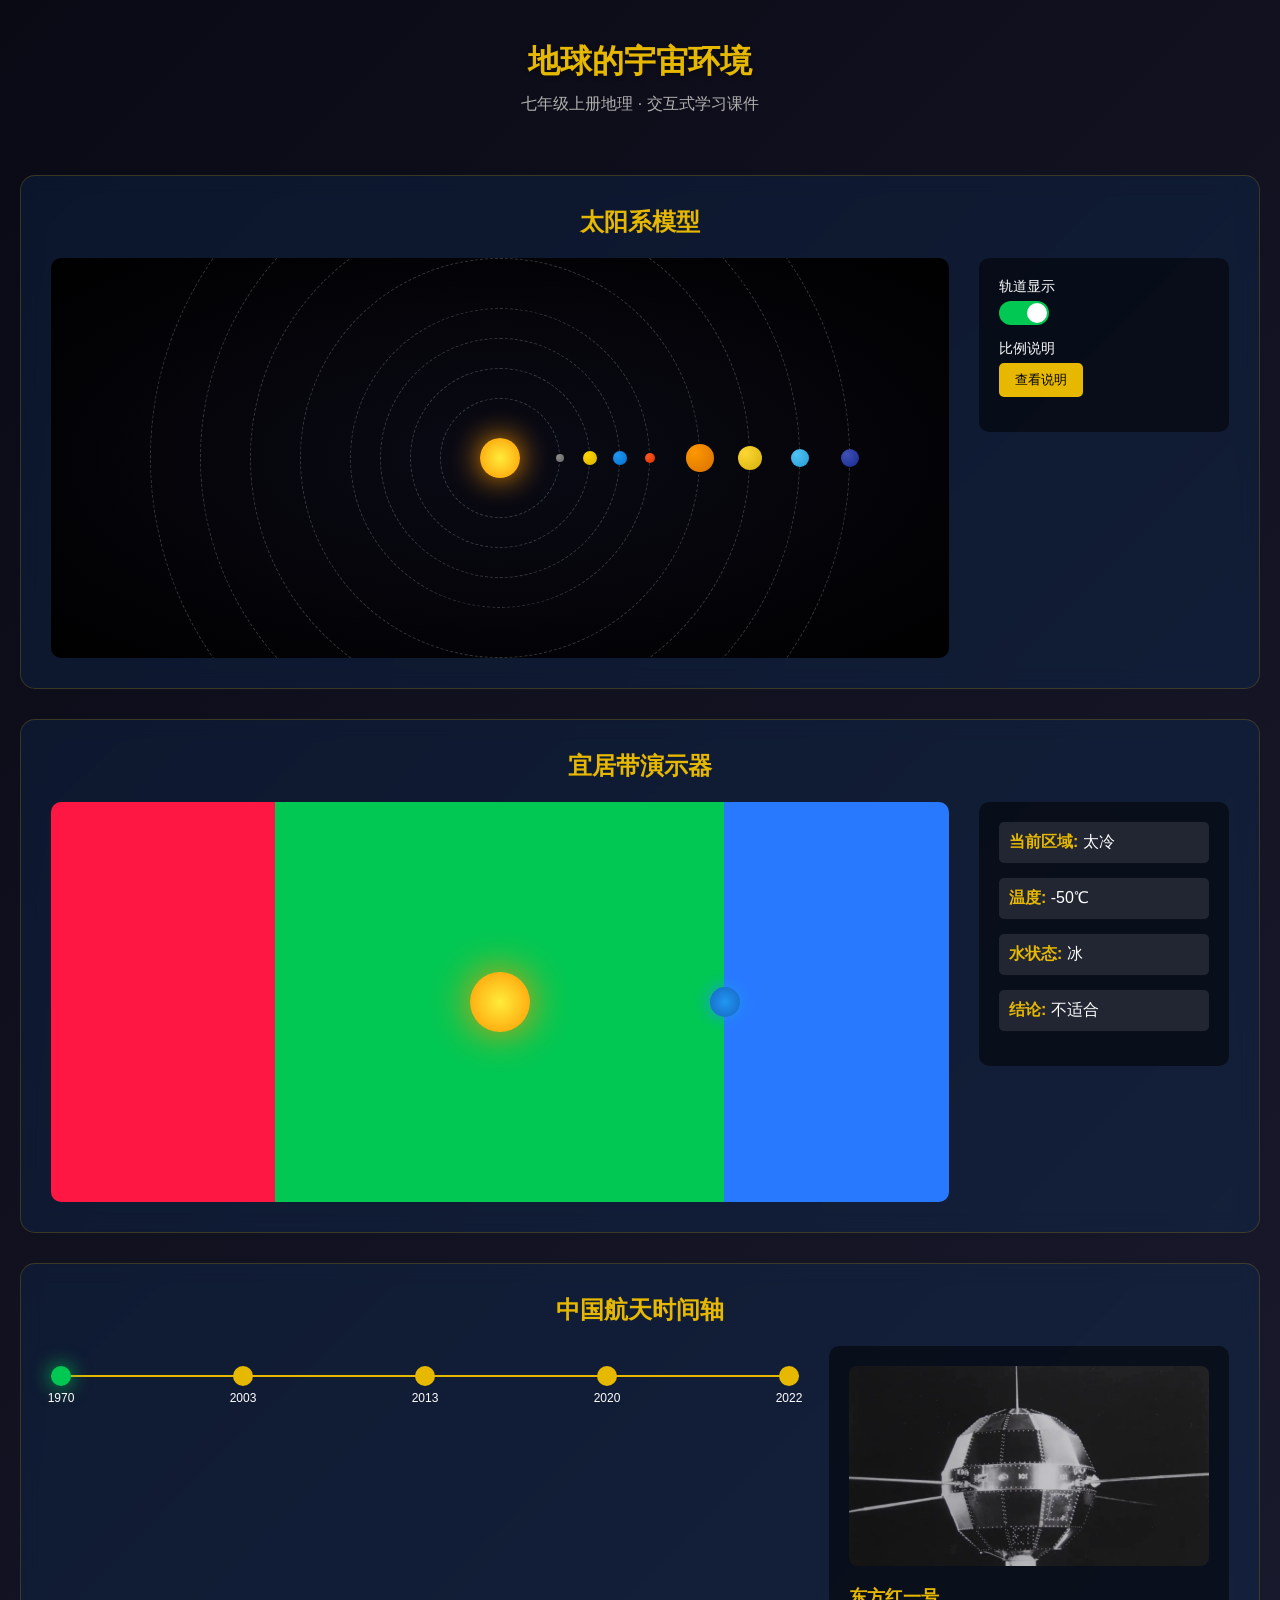
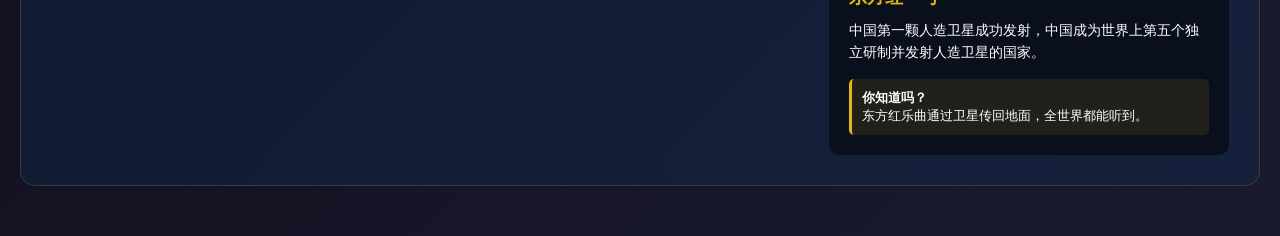
<file: original-index.html>
<!DOCTYPE html>
<html lang="zh-CN">
<head>
    <meta charset="UTF-8">
    <meta name="viewport" content="width=device-width, initial-scale=1.0">
    <title>地球的宇宙环境 - 交互式课件</title>
    <style>
        * {
            margin: 0;
            padding: 0;
            box-sizing: border-box;
        }

        body {
            font-family: 'Noto Sans SC', sans-serif;
            background: linear-gradient(135deg, #0a0a15 0%, #1a1a2e 100%);
            color: #ffffff;
            min-height: 100vh;
            overflow-x: hidden;
        }

        .container {
            max-width: 1400px;
            margin: 0 auto;
            padding: 20px;
        }

        header {
            text-align: center;
            margin-bottom: 40px;
            padding: 20px 0;
        }

        h1 {
            font-size: 32px;
            color: #e6b800;
            margin-bottom: 10px;
            text-shadow: 0 2px 4px rgba(0,0,0,0.3);
        }

        .subtitle {
            font-size: 16px;
            color: #b0b0b0;
        }

        .module {
            background: rgba(15, 52, 96, 0.3);
            border-radius: 15px;
            padding: 30px;
            margin-bottom: 30px;
            backdrop-filter: blur(10px);
            border: 1px solid rgba(230, 184, 0, 0.2);
        }

        .module-title {
            font-size: 24px;
            color: #e6b800;
            margin-bottom: 20px;
            text-align: center;
        }

        /* Solar System Module */
        .solar-system-container {
            display: flex;
            gap: 30px;
            align-items: flex-start;
            flex-wrap: wrap;
        }

        .solar-system {
            flex: 1;
            min-width: 500px;
            height: 400px;
            position: relative;
            background: radial-gradient(ellipse at center, #0a0a15 0%, #000000 100%);
            border-radius: 10px;
            overflow: hidden;
        }

        .orbit {
            position: absolute;
            border: 1px dashed rgba(255, 255, 255, 0.2);
            border-radius: 50%;
            top: 50%;
            left: 50%;
            transform: translate(-50%, -50%);
        }

        .planet {
            position: absolute;
            border-radius: 50%;
            cursor: pointer;
            transition: transform 0.3s ease, box-shadow 0.3s ease;
            z-index: 10;
        }

        .planet:hover {
            transform: scale(1.2);
            box-shadow: 0 0 20px rgba(255, 255, 255, 0.5);
        }

        .planet-label {
            position: absolute;
            background: rgba(0, 0, 0, 0.8);
            color: #ffffff;
            padding: 4px 8px;
            border-radius: 4px;
            font-size: 12px;
            white-space: nowrap;
            opacity: 0;
            transition: opacity 0.3s ease;
            pointer-events: none;
            z-index: 20;
        }

        .planet:hover .planet-label {
            opacity: 1;
        }

        .sun {
            width: 40px;
            height: 40px;
            background: radial-gradient(circle, #ffeb3b 0%, #ff9800 100%);
            position: absolute;
            top: 50%;
            left: 50%;
            transform: translate(-50%, -50%);
            border-radius: 50%;
            box-shadow: 0 0 30px #ff9800;
        }

        .controls {
            background: rgba(0, 0, 0, 0.5);
            padding: 20px;
            border-radius: 10px;
            min-width: 250px;
        }

        .control-item {
            margin-bottom: 15px;
        }

        .control-item label {
            display: block;
            margin-bottom: 5px;
            font-size: 14px;
        }

        .toggle-switch {
            position: relative;
            width: 50px;
            height: 24px;
            background: #333;
            border-radius: 12px;
            cursor: pointer;
            transition: background 0.3s;
        }

        .toggle-switch.active {
            background: #00c853;
        }

        .toggle-switch::after {
            content: '';
            position: absolute;
            width: 20px;
            height: 20px;
            background: white;
            border-radius: 50%;
            top: 2px;
            left: 2px;
            transition: transform 0.3s;
        }

        .toggle-switch.active::after {
            transform: translateX(26px);
        }

        .info-card {
            position: fixed;
            background: rgba(0, 0, 0, 0.9);
            border: 2px solid #e6b800;
            border-radius: 10px;
            padding: 20px;
            z-index: 1000;
            display: none;
            max-width: 300px;
        }

        .info-card.active {
            display: block;
        }

        .info-card h3 {
            color: #e6b800;
            margin-bottom: 10px;
        }

        .info-card .close-btn {
            position: absolute;
            top: 10px;
            right: 10px;
            background: none;
            border: none;
            color: #ffffff;
            font-size: 20px;
            cursor: pointer;
        }

        /* Habitable Zone Module */
        .habitable-zone-container {
            display: flex;
            gap: 30px;
            align-items: flex-start;
            flex-wrap: wrap;
        }

        .habitable-zone {
            flex: 1;
            min-width: 500px;
            height: 400px;
            background: linear-gradient(90deg, 
                #ff1744 0%, 
                #ff1744 25%, 
                #00c853 25%, 
                #00c853 75%, 
                #2979ff 75%, 
                #2979ff 100%);
            border-radius: 10px;
            position: relative;
            overflow: hidden;
        }

        .sun-habitable {
            position: absolute;
            width: 60px;
            height: 60px;
            background: radial-gradient(circle, #ffeb3b 0%, #ff9800 100%);
            border-radius: 50%;
            top: 50%;
            left: 50%;
            transform: translate(-50%, -50%);
            box-shadow: 0 0 40px #ff9800;
        }

        .earth-draggable {
            position: absolute;
            width: 30px;
            height: 30px;
            background: radial-gradient(circle, #2196f3 0%, #1565c0 100%);
            border-radius: 50%;
            cursor: move;
            top: 50%;
            left: 75%;
            transform: translate(-50%, -50%);
            box-shadow: 0 0 15px #2196f3;
            z-index: 10;
        }

        .zone-info {
            background: rgba(0, 0, 0, 0.5);
            padding: 20px;
            border-radius: 10px;
            min-width: 250px;
        }

        .info-item {
            margin-bottom: 15px;
            padding: 10px;
            background: rgba(255, 255, 255, 0.1);
            border-radius: 5px;
        }

        .info-item strong {
            color: #e6b800;
        }

        /* Timeline Module */
        .timeline-container {
            display: flex;
            gap: 30px;
            align-items: flex-start;
            flex-wrap: wrap;
        }

        .timeline {
            flex: 1;
            min-width: 500px;
            position: relative;
            padding: 20px 0;
        }

        .timeline-line {
            position: absolute;
            top: 50%;
            left: 0;
            right: 0;
            height: 2px;
            background: #e6b800;
            transform: translateY(-50%);
        }

        .timeline-nodes {
            display: flex;
            justify-content: space-between;
            position: relative;
            z-index: 2;
        }

        .timeline-node {
            width: 20px;
            height: 20px;
            background: #e6b800;
            border-radius: 50%;
            cursor: pointer;
            transition: transform 0.3s, box-shadow 0.3s;
            position: relative;
        }

        .timeline-node:hover {
            transform: scale(1.3);
            box-shadow: 0 0 15px #e6b800;
        }

        .timeline-node.active {
            background: #00c853;
            box-shadow: 0 0 20px #00c853;
        }

        .timeline-year {
            position: absolute;
            top: 25px;
            left: 50%;
            transform: translateX(-50%);
            font-size: 12px;
            white-space: nowrap;
        }

        .timeline-content {
            background: rgba(0, 0, 0, 0.5);
            padding: 20px;
            border-radius: 10px;
            min-width: 350px;
            max-width: 400px;
        }

        .timeline-item {
            display: none;
        }

        .timeline-item.active {
            display: block;
            animation: fadeIn 0.5s ease;
        }

        @keyframes fadeIn {
            from { opacity: 0; transform: translateY(10px); }
            to { opacity: 1; transform: translateY(0); }
        }

        .timeline-image {
            width: 100%;
            height: 200px;
            object-fit: cover;
            border-radius: 8px;
            margin-bottom: 15px;
        }

        .timeline-title {
            font-size: 18px;
            color: #e6b800;
            margin-bottom: 10px;
        }

        .timeline-description {
            font-size: 14px;
            line-height: 1.6;
            margin-bottom: 15px;
        }

        .timeline-fact {
            background: rgba(230, 184, 0, 0.1);
            padding: 10px;
            border-radius: 5px;
            border-left: 3px solid #e6b800;
            font-size: 13px;
        }

        /* Responsive Design */
        @media (max-width: 1024px) {
            .solar-system-container,
            .habitable-zone-container,
            .timeline-container {
                flex-direction: column;
            }
            
            .solar-system,
            .habitable-zone,
            .timeline {
                min-width: 100%;
            }
            
            .controls,
            .zone-info,
            .timeline-content {
                min-width: 100%;
            }
        }

        @media (max-width: 768px) {
            .container {
                padding: 10px;
            }
            
            .module {
                padding: 20px;
            }
            
            h1 {
                font-size: 24px;
            }
            
            .module-title {
                font-size: 20px;
            }
        }

        .hidden {
            display: none !important;
        }
    </style>
</head>
<body>
    <div class="container">
        <header>
            <h1>地球的宇宙环境</h1>
            <p class="subtitle">七年级上册地理 · 交互式学习课件</p>
        </header>

        <!-- Module 1: Solar System -->
        <section class="module" id="solar-system">
            <h2 class="module-title">太阳系模型</h2>
            <div class="solar-system-container">
                <div class="solar-system" id="solarSystem">
                    <div class="sun"></div>
                    <!-- Orbits will be generated by JavaScript -->
                    <!-- Planets will be generated by JavaScript -->
                </div>
                <div class="controls">
                    <div class="control-item">
                        <label>轨道显示</label>
                        <div class="toggle-switch active" id="orbitToggle"></div>
                    </div>
                    <div class="control-item">
                        <label>比例说明</label>
                        <button id="scaleInfo" style="background: #e6b800; color: #000; border: none; padding: 8px 16px; border-radius: 5px; cursor: pointer;">查看说明</button>
                    </div>
                    <div id="scaleExplanation" style="display: none; margin-top: 10px; font-size: 12px; line-height: 1.5;">
                        为便于观察，行星大小和距离比例已调整，非真实比例。
                    </div>
                </div>
            </div>
        </section>

        <!-- Module 2: Habitable Zone -->
        <section class="module" id="habitable-zone">
            <h2 class="module-title">宜居带演示器</h2>
            <div class="habitable-zone-container">
                <div class="habitable-zone" id="habitableZone">
                    <div class="sun-habitable"></div>
                    <div class="earth-draggable" id="earthDraggable"></div>
                </div>
                <div class="zone-info">
                    <div class="info-item">
                        <strong>当前区域:</strong> <span id="currentZone">宜居</span>
                    </div>
                    <div class="info-item">
                        <strong>温度:</strong> <span id="currentTemp">15℃</span>
                    </div>
                    <div class="info-item">
                        <strong>水状态:</strong> <span id="waterState">液态</span>
                    </div>
                    <div class="info-item">
                        <strong>结论:</strong> <span id="conclusion">适合生命</span>
                    </div>
                </div>
            </div>
        </section>

        <!-- Module 3: Timeline -->
        <section class="module" id="timeline">
            <h2 class="module-title">中国航天时间轴</h2>
            <div class="timeline-container">
                <div class="timeline">
                    <div class="timeline-line"></div>
                    <div class="timeline-nodes">
                        <div class="timeline-node active" data-year="1970">
                            <span class="timeline-year">1970</span>
                        </div>
                        <div class="timeline-node" data-year="2003">
                            <span class="timeline-year">2003</span>
                        </div>
                        <div class="timeline-node" data-year="2013">
                            <span class="timeline-year">2013</span>
                        </div>
                        <div class="timeline-node" data-year="2020">
                            <span class="timeline-year">2020</span>
                        </div>
                        <div class="timeline-node" data-year="2022">
                            <span class="timeline-year">2022</span>
                        </div>
                    </div>
                </div>
                <div class="timeline-content">
                    <div class="timeline-item active" data-year="1970">
                        <img src="1970.jpg" alt="东方红一号" class="timeline-image">
                        <h3 class="timeline-title">东方红一号</h3>
                        <p class="timeline-description">中国第一颗人造卫星成功发射，中国成为世界上第五个独立研制并发射人造卫星的国家。</p>
                        <div class="timeline-fact">
                            <strong>你知道吗？</strong><br>
                            东方红乐曲通过卫星传回地面，全世界都能听到。
                        </div>
                    </div>
                    <div class="timeline-item" data-year="2003">
                        <img src="2003.jpg" alt="神舟五号" class="timeline-image">
                        <h3 class="timeline-title">神舟五号</h3>
                        <p class="timeline-description">中国首次载人航天飞行成功，杨利伟成为中国第一位进入太空的航天员。</p>
                        <div class="timeline-fact">
                            <strong>你知道吗？</strong><br>
                            飞船绕地球飞行14圈，行程60万公里。
                        </div>
                    </div>
                    <div class="timeline-item" data-year="2013">
                        <img src="2013.jpg" alt="嫦娥三号" class="timeline-image">
                        <h3 class="timeline-title">嫦娥三号</h3>
                        <p class="timeline-description">嫦娥三号探测器成功着陆月球，玉兔号月球车开始月面巡视探测。</p>
                        <div class="timeline-fact">
                            <strong>你知道吗？</strong><br>
                            玉兔号在月球上工作了972天。
                        </div>
                    </div>
                    <div class="timeline-item" data-year="2020">
                        <img src="2020.jpg" alt="嫦娥五号" class="timeline-image">
                        <h3 class="timeline-title">嫦娥五号</h3>
                        <p class="timeline-description">嫦娥五号完成月球采样返回任务，带回约1.7公斤月壤。</p>
                        <div class="timeline-fact">
                            <strong>你知道吗？</strong><br>
                            这是44年来人类再次从月球带回样本。
                        </div>
                    </div>
                    <div class="timeline-item" data-year="2022">
                        <img src="2022.jpg" alt="天宫空间站" class="timeline-image">
                        <h3 class="timeline-title">天宫空间站</h3>
                        <p class="timeline-description">天宫空间站完成在轨建造，中国拥有了自己的"太空之家"。</p>
                        <div class="timeline-fact">
                            <strong>你知道吗？</strong><br>
                            航天员在空间站生活了180天。
                        </div>
                    </div>
                </div>
            </div>
        </section>
    </div>

    <!-- Planet Info Card -->
    <div class="info-card" id="planetInfo">
        <button class="close-btn" onclick="closePlanetInfo()">&times;</button>
        <h3 id="planetName"></h3>
        <div id="planetDetails"></div>
    </div>

    <script>
        // Planet data
        const planets = [
            { name: '水星', diameter: 4879, distance: 57.9, temp: '-173~427', color: '#8c8c8c', size: 8, orbit: 60 },
            { name: '金星', diameter: 12104, distance: 108.2, temp: '465', color: '#ffd700', size: 14, orbit: 90 },
            { name: '地球', diameter: 12742, distance: 149.6, temp: '-88~58', color: '#2196f3', size: 14, orbit: 120 },
            { name: '火星', diameter: 6779, distance: 227.9, temp: '-87~-5', color: '#ff5722', size: 10, orbit: 150 },
            { name: '木星', diameter: 139820, distance: 778.6, temp: '-110', color: '#ff9800', size: 28, orbit: 200 },
            { name: '土星', diameter: 116460, distance: 1433.5, temp: '-140', color: '#fdd835', size: 24, orbit: 250 },
            { name: '天王星', diameter: 50724, distance: 2872.5, temp: '-195', color: '#4fc3f7', size: 18, orbit: 300 },
            { name: '海王星', diameter: 49244, distance: 4495.1, temp: '-200', color: '#3f51b5', size: 18, orbit: 350 }
        ];

        // Initialize Solar System
        function initSolarSystem() {
            const solarSystem = document.getElementById('solarSystem');
            
            // Create orbits and planets
            planets.forEach((planet, index) => {
                // Create orbit
                const orbit = document.createElement('div');
                orbit.className = 'orbit';
                orbit.style.width = planet.orbit * 2 + 'px';
                orbit.style.height = planet.orbit * 2 + 'px';
                solarSystem.appendChild(orbit);
                
                // Create planet container
                const planetContainer = document.createElement('div');
                planetContainer.className = 'planet';
                planetContainer.style.width = planet.size + 'px';
                planetContainer.style.height = planet.size + 'px';
                planetContainer.style.background = `radial-gradient(circle at 30% 30%, ${planet.color}, ${adjustColor(planet.color, -40)})`;
                planetContainer.style.left = `calc(50% + ${planet.orbit}px - ${planet.size/2}px)`;
                planetContainer.style.top = `calc(50% - ${planet.size/2}px)`;
                
                // Create label
                const label = document.createElement('div');
                label.className = 'planet-label';
                label.textContent = planet.name;
                planetContainer.appendChild(label);
                
                // Add click event
                planetContainer.addEventListener('click', () => showPlanetInfo(planet));
                
                solarSystem.appendChild(planetContainer);
            });
        }

        // Adjust color brightness
        function adjustColor(color, amount) {
            const num = parseInt(color.replace('#', ''), 16);
            const r = Math.max(0, Math.min(255, (num >> 16) + amount));
            const g = Math.max(0, Math.min(255, ((num >> 8) & 0x00FF) + amount));
            const b = Math.max(0, Math.min(255, (num & 0x0000FF) + amount));
            return '#' + ((r << 16) | (g << 8) | b).toString(16).padStart(6, '0');
        }

        // Show planet info
        function showPlanetInfo(planet) {
            const infoCard = document.getElementById('planetInfo');
            const planetName = document.getElementById('planetName');
            const planetDetails = document.getElementById('planetDetails');
            
            planetName.textContent = planet.name;
            planetDetails.innerHTML = `
                <p><strong>直径:</strong> ${planet.diameter.toLocaleString()} km</p>
                <p><strong>与太阳距离:</strong> ${planet.distance} 百万km</p>
                <p><strong>表面温度:</strong> ${planet.temp}℃</p>
            `;
            
            infoCard.style.left = '50%';
            infoCard.style.top = '50%';
            infoCard.style.transform = 'translate(-50%, -50%)';
            infoCard.classList.add('active');
        }

        // Close planet info
        function closePlanetInfo() {
            document.getElementById('planetInfo').classList.remove('active');
        }

        // Orbit toggle
        document.getElementById('orbitToggle').addEventListener('click', function() {
            this.classList.toggle('active');
            const orbits = document.querySelectorAll('.orbit');
            orbits.forEach(orbit => {
                orbit.style.display = this.classList.contains('active') ? 'block' : 'none';
            });
        });

        // Scale info toggle
        document.getElementById('scaleInfo').addEventListener('click', function() {
            const explanation = document.getElementById('scaleExplanation');
            explanation.style.display = explanation.style.display === 'none' ? 'block' : 'none';
        });

        // Habitable Zone - Earth dragging
        let isDragging = false;
        let currentX;
        let currentY;
        let initialX;
        let initialY;
        let xOffset = 0;
        let yOffset = 0;

        const earthDraggable = document.getElementById('earthDraggable');
        const habitableZone = document.getElementById('habitableZone');

        earthDraggable.addEventListener('mousedown', dragStart);
        document.addEventListener('mousemove', drag);
        document.addEventListener('mouseup', dragEnd);

        // Touch events for mobile
        earthDraggable.addEventListener('touchstart', dragStart);
        document.addEventListener('touchmove', drag);
        document.addEventListener('touchend', dragEnd);

        function dragStart(e) {
            if (e.type === 'touchstart') {
                initialX = e.touches[0].clientX - xOffset;
                initialY = e.touches[0].clientY - yOffset;
            } else {
                initialX = e.clientX - xOffset;
                initialY = e.clientY - yOffset;
            }

            if (e.target === earthDraggable) {
                isDragging = true;
            }
        }

        function drag(e) {
            if (isDragging) {
                e.preventDefault();
                
                if (e.type === 'touchmove') {
                    currentX = e.touches[0].clientX - initialX;
                    currentY = e.touches[0].clientY - initialY;
                } else {
                    currentX = e.clientX - initialX;
                    currentY = e.clientY - initialY;
                }

                xOffset = currentX;
                yOffset = currentY;

                // Constrain to habitable zone
                const rect = habitableZone.getBoundingClientRect();
                const earthRect = earthDraggable.getBoundingClientRect();
                
                let newX = currentX;
                let newY = currentY;
                
                // Constrain X
                if (earthRect.left < rect.left) {
                    newX = rect.left - earthDraggable.offsetLeft;
                } else if (earthRect.right > rect.right) {
                    newX = rect.right - earthDraggable.offsetLeft - earthDraggable.offsetWidth;
                }
                
                // Constrain Y
                if (earthRect.top < rect.top) {
                    newY = rect.top - earthDraggable.offsetTop;
                } else if (earthRect.bottom > rect.bottom) {
                    newY = rect.bottom - earthDraggable.offsetTop - earthDraggable.offsetHeight;
                }

                earthDraggable.style.transform = `translate(${newX}px, ${newY}px)`;
                
                updateZoneInfo();
            }
        }

        function dragEnd(e) {
            initialX = currentX;
            initialY = currentY;
            isDragging = false;
        }

        function updateZoneInfo() {
            const rect = habitableZone.getBoundingClientRect();
            const earthRect = earthDraggable.getBoundingClientRect();
            
            // Calculate distance from sun (center)
            const sunX = rect.left + rect.width / 2;
            const sunY = rect.top + rect.height / 2;
            const earthX = earthRect.left + earthRect.width / 2;
            const earthY = earthRect.top + earthRect.height / 2;
            
            const distance = Math.sqrt(Math.pow(earthX - sunX, 2) + Math.pow(earthY - sunY, 2));
            const maxDistance = rect.width / 2;
            
            // Calculate temperature (simplified formula)
            const temp = Math.round(100 - (distance / maxDistance) * 300);
            
            // Determine zone
            let zone, waterState, conclusion;
            if (temp > 60) {
                zone = '太热';
                waterState = '气态';
                conclusion = '不适合';
            } else if (temp >= 0) {
                zone = '宜居';
                waterState = '液态';
                conclusion = '适合生命';
            } else {
                zone = '太冷';
                waterState = '冰';
                conclusion = '不适合';
            }
            
            // Update display
            document.getElementById('currentZone').textContent = zone;
            document.getElementById('currentTemp').textContent = temp + '℃';
            document.getElementById('waterState').textContent = waterState;
            document.getElementById('conclusion').textContent = conclusion;
        }

        // Timeline functionality
        const timelineNodes = document.querySelectorAll('.timeline-node');
        const timelineItems = document.querySelectorAll('.timeline-item');

        timelineNodes.forEach(node => {
            node.addEventListener('click', function() {
                const year = this.dataset.year;
                
                // Update active node
                timelineNodes.forEach(n => n.classList.remove('active'));
                this.classList.add('active');
                
                // Update active content
                timelineItems.forEach(item => {
                    if (item.dataset.year === year) {
                        item.classList.add('active');
                    } else {
                        item.classList.remove('active');
                    }
                });
            });
        });

        // Initialize everything when page loads
        document.addEventListener('DOMContentLoaded', function() {
            initSolarSystem();
            updateZoneInfo();
        });

        // Close info card when clicking outside
        document.addEventListener('click', function(e) {
            const infoCard = document.getElementById('planetInfo');
            if (!infoCard.contains(e.target) && !e.target.classList.contains('planet')) {
                closePlanetInfo();
            }
        });
    </script>
</body>
</html>
</file>
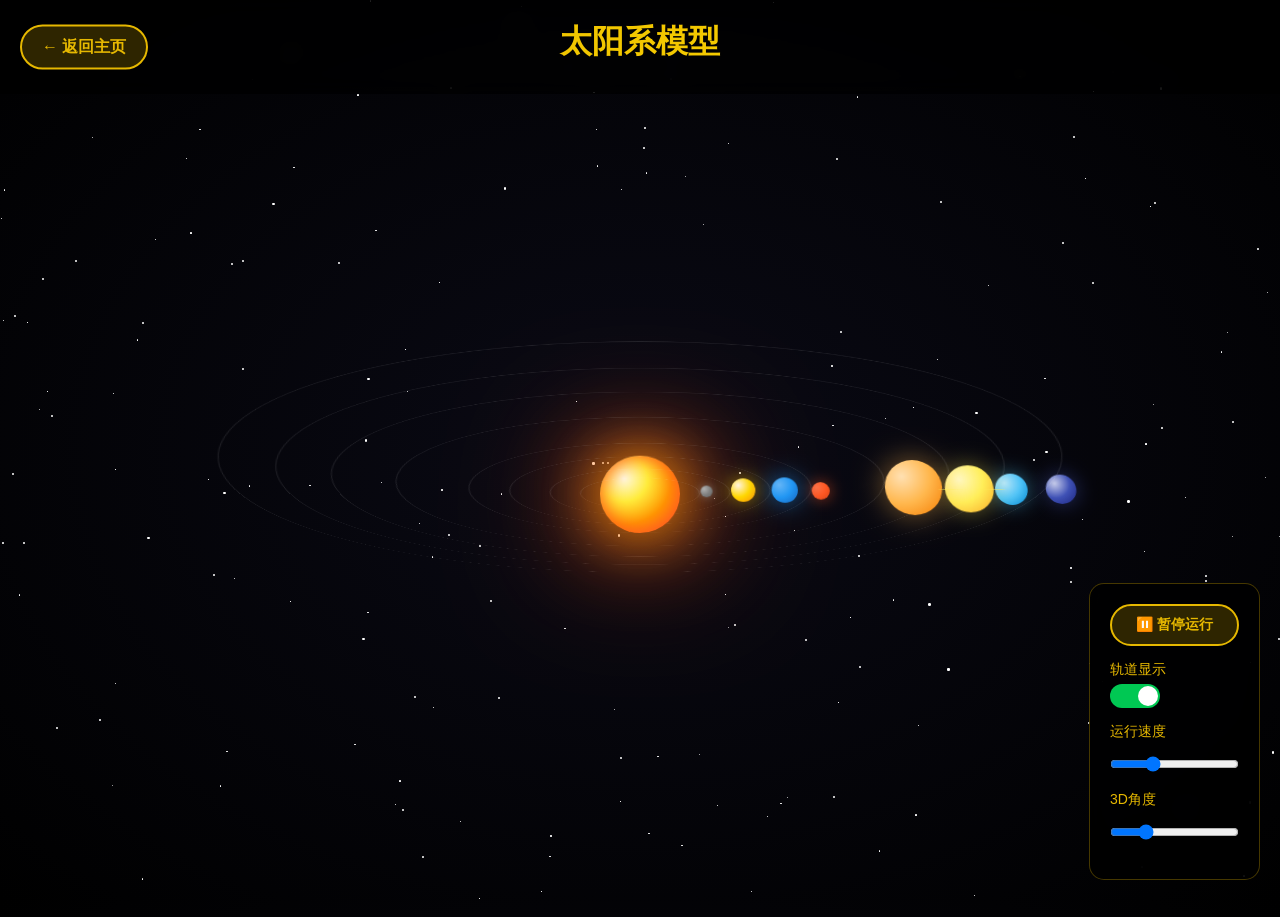
<file: solar-system-old.html>
<!DOCTYPE html>
<html lang="zh-CN">
<head>
    <meta charset="UTF-8">
    <meta name="viewport" content="width=device-width, initial-scale=1.0">
    <title>太阳系模型 - 地球的宇宙环境</title>
    <style>
        * {
            margin: 0;
            padding: 0;
            box-sizing: border-box;
        }

        body {
            font-family: 'Noto Sans SC', sans-serif;
            background: radial-gradient(ellipse at center, #0a0a15 0%, #000000 100%);
            color: #ffffff;
            min-height: 100vh;
            overflow: hidden;
            position: relative;
        }

        /* 星空背景 */
        .stars {
            position: fixed;
            top: 0;
            left: 0;
            width: 100%;
            height: 100%;
            pointer-events: none;
            z-index: 1;
        }

        .star {
            position: absolute;
            background: white;
            border-radius: 50%;
            animation: twinkle 4s infinite;
        }

        @keyframes twinkle {
            0%, 100% { opacity: 0.2; }
            50% { opacity: 1; }
        }

        /* 头部导航 */
        header {
            position: relative;
            z-index: 100;
            text-align: center;
            padding: 20px;
            background: rgba(0, 0, 0, 0.7);
            backdrop-filter: blur(10px);
        }

        h1 {
            font-size: 32px;
            background: linear-gradient(135deg, #e6b800 0%, #ffd700 100%);
            -webkit-background-clip: text;
            -webkit-text-fill-color: transparent;
            background-clip: text;
            margin-bottom: 10px;
        }

        .back-button {
            position: absolute;
            left: 20px;
            top: 50%;
            transform: translateY(-50%);
            background: rgba(230, 184, 0, 0.2);
            border: 2px solid #e6b800;
            color: #e6b800;
            padding: 10px 20px;
            border-radius: 25px;
            text-decoration: none;
            font-weight: 600;
            transition: all 0.3s ease;
        }

        .back-button:hover {
            background: #e6b800;
            color: #0a0a15;
            transform: translateY(-50%) scale(1.05);
        }

        /* 太阳系容器 */
        .solar-system-container {
            position: relative;
            width: 100vw;
            height: calc(100vh - 100px);
            display: flex;
            justify-content: center;
            align-items: center;
            perspective: 1200px;
            z-index: 10;
        }

        .solar-system {
            position: relative;
            width: 800px;
            height: 800px;
            transform-style: preserve-3d;
            transform: rotateX(15deg);
        }

        /* 太阳 */
        .sun {
            position: absolute;
            width: 80px;
            height: 80px;
            top: 50%;
            left: 50%;
            transform: translate(-50%, -50%);
            background: radial-gradient(circle at 30% 30%, #fff8e1 0%, #ffeb3b 30%, #ff9800 60%, #ff5722 100%);
            border-radius: 50%;
            box-shadow: 
                0 0 60px #ff9800,
                0 0 100px #ff5722,
                0 0 150px #ff5722,
                inset 0 0 20px #ff5722;
            animation: sunPulse 4s ease-in-out infinite;
            z-index: 100;
        }

        @keyframes sunPulse {
            0%, 100% { 
                box-shadow: 
                    0 0 60px #ff9800,
                    0 0 100px #ff5722,
                    0 0 150px #ff5722,
                    inset 0 0 20px #ff5722;
            }
            50% { 
                box-shadow: 
                    0 0 80px #ff9800,
                    0 0 120px #ff5722,
                    0 0 180px #ff5722,
                    inset 0 0 30px #ff5722;
            }
        }

        /* 轨道 */
        .orbit {
            position: absolute;
            top: 50%;
            left: 50%;
            border: 1px solid rgba(255, 255, 255, 0.1);
            border-radius: 50%;
            transform-style: preserve-3d;
            transform: translate(-50%, -50%) rotateX(90deg);
        }

        /* 行星容器 */
        .planet-container {
            position: absolute;
            top: 50%;
            left: 50%;
            transform-style: preserve-3d;
            animation: orbit linear infinite;
        }

        /* 行星 */
        .planet {
            position: absolute;
            border-radius: 50%;
            transform-style: preserve-3d;
            cursor: pointer;
            transition: box-shadow 0.2s ease;
            pointer-events: all;
        }

        .planet:hover {
            box-shadow: 0 0 30px rgba(255, 255, 255, 0.8);
        }

        .planet:active {
            box-shadow: 0 0 40px rgba(255, 255, 255, 1);
        }

        /* 行星点击区域 */
        .planet-hitbox {
            position: absolute;
            width: 150%;
            height: 150%;
            top: -25%;
            left: -25%;
            border-radius: 50%;
            cursor: pointer;
            z-index: 10;
        }

        /* 暂停状态 */
        .paused .planet-container {
            animation-play-state: paused !important;
        }

        .paused .planet {
            cursor: pointer;
        }

        /* 行星标签 */
        .planet-label {
            position: absolute;
            background: rgba(0, 0, 0, 0.8);
            color: #ffffff;
            padding: 5px 10px;
            border-radius: 5px;
            font-size: 12px;
            white-space: nowrap;
            opacity: 0;
            transition: opacity 0.3s ease;
            pointer-events: none;
            transform: translateZ(30px);
            top: -30px;
            left: 50%;
            transform: translateX(-50%) translateZ(30px);
        }

        .planet:hover .planet-label {
            opacity: 1;
        }

        /* 水星 */
        .mercury-orbit { width: 120px; height: 120px; }
        .mercury-container { animation-duration: 4s; }
        .mercury {
            width: 12px;
            height: 12px;
            background: radial-gradient(circle at 30% 30%, #b0b0b0 0%, #808080 50%, #606060 100%);
            transform: translateX(60px) translateY(-6px) translateZ(10px);
            box-shadow: 0 0 10px rgba(176, 176, 176, 0.5);
        }

        /* 金星 */
        .venus-orbit { width: 180px; height: 180px; }
        .venus-container { animation-duration: 7s; }
        .venus {
            width: 24px;
            height: 24px;
            background: radial-gradient(circle at 30% 30%, #fff3e0 0%, #ffd700 50%, #ff8f00 100%);
            transform: translateX(90px) translateY(-12px) translateZ(15px);
            box-shadow: 0 0 20px rgba(255, 215, 0, 0.6);
        }

        /* 地球 */
        .earth-orbit { width: 260px; height: 260px; }
        .earth-container { animation-duration: 10s; }
        .earth {
            width: 26px;
            height: 26px;
            background: radial-gradient(circle at 30% 30%, #64b5f6 0%, #2196f3 50%, #1565c0 100%);
            transform: translateX(130px) translateY(-13px) translateZ(15px);
            box-shadow: 0 0 25px rgba(33, 150, 243, 0.7);
        }

        /* 火星 */
        .mars-orbit { width: 340px; height: 340px; }
        .mars-container { animation-duration: 15s; }
        .mars {
            width: 18px;
            height: 18px;
            background: radial-gradient(circle at 30% 30%, #ff7043 0%, #ff5722 50%, #d84315 100%);
            transform: translateX(170px) translateY(-9px) translateZ(12px);
            box-shadow: 0 0 15px rgba(255, 87, 34, 0.6);
        }

        /* 木星 */
        .jupiter-orbit { width: 480px; height: 480px; }
        .jupiter-container { animation-duration: 25s; }
        .jupiter {
            width: 56px;
            height: 56px;
            background: radial-gradient(circle at 30% 30%, #ffe0b2 0%, #ffb74d 50%, #f57c00 100%);
            transform: translateX(240px) translateY(-28px) translateZ(25px);
            box-shadow: 0 0 30px rgba(255, 183, 77, 0.5);
        }

        /* 土星 */
        .saturn-orbit { width: 600px; height: 600px; }
        .saturn-container { animation-duration: 35s; }
        .saturn {
            width: 48px;
            height: 48px;
            background: radial-gradient(circle at 30% 30%, #fff9c4 0%, #ffee58 50%, #f9a825 100%);
            transform: translateX(300px) translateY(-24px) translateZ(20px);
            box-shadow: 0 0 25px rgba(255, 238, 88, 0.4);
        }

        /* 土星环 */
        .saturn::after {
            content: '';
            position: absolute;
            width: 80px;
            height: 20px;
            border: 3px solid rgba(255, 238, 88, 0.6);
            border-radius: 50%;
            top: 50%;
            left: 50%;
            transform: translate(-50%, -50%) rotateX(70deg);
        }

        /* 天王星 */
        .uranus-orbit { width: 700px; height: 700px; }
        .uranus-container { animation-duration: 45s; }
        .uranus {
            width: 32px;
            height: 32px;
            background: radial-gradient(circle at 30% 30%, #b3e5fc 0%, #4fc3f7 50%, #0288d1 100%);
            transform: translateX(350px) translateY(-16px) translateZ(18px);
            box-shadow: 0 0 20px rgba(79, 195, 247, 0.5);
        }

        /* 海王星 */
        .neptune-orbit { width: 800px; height: 800px; }
        .neptune-container { animation-duration: 60s; }
        .neptune {
            width: 30px;
            height: 30px;
            background: radial-gradient(circle at 30% 30%, #c5cae9 0%, #3f51b5 50%, #1a237e 100%);
            transform: translateX(400px) translateY(-15px) translateZ(18px);
            box-shadow: 0 0 20px rgba(63, 81, 181, 0.5);
        }

        @keyframes orbit {
            from { transform: translate(-50%, -50%) rotateZ(0deg); }
            to { transform: translate(-50%, -50%) rotateZ(360deg); }
        }

        /* 控制面板 */
        .controls {
            position: fixed;
            bottom: 20px;
            right: 20px;
            background: rgba(0, 0, 0, 0.8);
            backdrop-filter: blur(10px);
            padding: 20px;
            border-radius: 15px;
            border: 1px solid rgba(230, 184, 0, 0.3);
            z-index: 100;
        }

        .pause-btn {
            background: rgba(230, 184, 0, 0.2);
            border: 2px solid #e6b800;
            color: #e6b800;
            padding: 10px 20px;
            border-radius: 25px;
            cursor: pointer;
            font-weight: 600;
            transition: all 0.3s ease;
            width: 100%;
            margin-bottom: 15px;
            font-size: 14px;
        }

        .pause-btn:hover {
            background: #e6b800;
            color: #0a0a15;
            transform: scale(1.05);
        }

        .pause-btn.paused {
            background: #00c853;
            border-color: #00c853;
            color: #ffffff;
        }

        .control-item {
            margin-bottom: 15px;
        }

        .control-item label {
            display: block;
            margin-bottom: 5px;
            font-size: 14px;
            color: #e6b800;
        }

        .toggle-switch {
            position: relative;
            width: 50px;
            height: 24px;
            background: #333;
            border-radius: 12px;
            cursor: pointer;
            transition: background 0.3s;
        }

        .toggle-switch.active {
            background: #00c853;
        }

        .toggle-switch::after {
            content: '';
            position: absolute;
            width: 20px;
            height: 20px;
            background: white;
            border-radius: 50%;
            top: 2px;
            left: 2px;
            transition: transform 0.3s;
        }

        .toggle-switch.active::after {
            transform: translateX(26px);
        }

        .speed-control {
            width: 100%;
            margin-top: 10px;
        }

        /* 信息卡片 */
        .info-card {
            position: fixed;
            background: rgba(0, 0, 0, 0.9);
            border: 2px solid #e6b800;
            border-radius: 15px;
            padding: 25px;
            z-index: 1000;
            display: none;
            max-width: 350px;
            backdrop-filter: blur(10px);
        }

        .info-card.active {
            display: block;
        }

        .info-card h3 {
            color: #e6b800;
            margin-bottom: 15px;
            font-size: 24px;
        }

        .info-card .close-btn {
            position: absolute;
            top: 15px;
            right: 15px;
            background: none;
            border: none;
            color: #ffffff;
            font-size: 24px;
            cursor: pointer;
            transition: transform 0.3s ease;
        }

        .info-card .close-btn:hover {
            transform: scale(1.2);
        }

        .info-card p {
            margin-bottom: 10px;
            line-height: 1.6;
        }

        .info-card strong {
            color: #e6b800;
        }

        /* 响应式设计 */
        @media (max-width: 768px) {
            .solar-system {
                width: 90vw;
                height: 90vw;
            }
            
            .controls {
                bottom: 10px;
                right: 10px;
                padding: 15px;
            }
            
            h1 {
                font-size: 24px;
            }
        }
    </style>
</head>
<body>
    <!-- 星空背景 -->
    <div class="stars" id="stars"></div>

    <!-- 头部导航 -->
    <header>
        <a href="index.html" class="back-button">← 返回主页</a>
        <h1>太阳系模型</h1>
    </header>

    <!-- 太阳系 -->
    <div class="solar-system-container">
        <div class="solar-system" id="solarSystem">
            <!-- 太阳 -->
            <div class="sun"></div>
            
            <!-- 水星 -->
            <div class="orbit mercury-orbit"></div>
            <div class="planet-container mercury-container">
                <div class="planet mercury" data-planet="mercury">
                    <div class="planet-hitbox" data-planet="mercury"></div>
                    <span class="planet-label">水星</span>
                </div>
            </div>
            
            <!-- 金星 -->
            <div class="orbit venus-orbit"></div>
            <div class="planet-container venus-container">
                <div class="planet venus" data-planet="venus">
                    <div class="planet-hitbox" data-planet="venus"></div>
                    <span class="planet-label">金星</span>
                </div>
            </div>
            
            <!-- 地球 -->
            <div class="orbit earth-orbit"></div>
            <div class="planet-container earth-container">
                <div class="planet earth" data-planet="earth">
                    <div class="planet-hitbox" data-planet="earth"></div>
                    <span class="planet-label">地球</span>
                </div>
            </div>
            
            <!-- 火星 -->
            <div class="orbit mars-orbit"></div>
            <div class="planet-container mars-container">
                <div class="planet mars" data-planet="mars">
                    <div class="planet-hitbox" data-planet="mars"></div>
                    <span class="planet-label">火星</span>
                </div>
            </div>
            
            <!-- 木星 -->
            <div class="orbit jupiter-orbit"></div>
            <div class="planet-container jupiter-container">
                <div class="planet jupiter" data-planet="jupiter">
                    <div class="planet-hitbox" data-planet="jupiter"></div>
                    <span class="planet-label">木星</span>
                </div>
            </div>
            
            <!-- 土星 -->
            <div class="orbit saturn-orbit"></div>
            <div class="planet-container saturn-container">
                <div class="planet saturn" data-planet="saturn">
                    <div class="planet-hitbox" data-planet="saturn"></div>
                    <span class="planet-label">土星</span>
                </div>
            </div>
            
            <!-- 天王星 -->
            <div class="orbit uranus-orbit"></div>
            <div class="planet-container uranus-container">
                <div class="planet uranus" data-planet="uranus">
                    <div class="planet-hitbox" data-planet="uranus"></div>
                    <span class="planet-label">天王星</span>
                </div>
            </div>
            
            <!-- 海王星 -->
            <div class="orbit neptune-orbit"></div>
            <div class="planet-container neptune-container">
                <div class="planet neptune" data-planet="neptune">
                    <div class="planet-hitbox" data-planet="neptune"></div>
                    <span class="planet-label">海王星</span>
                </div>
            </div>
        </div>
    </div>

    <!-- 控制面板 -->
    <div class="controls">
        <button class="pause-btn" id="pauseBtn" onclick="togglePause()">
            ⏸️ 暂停运行
        </button>
        <div class="control-item">
            <label>轨道显示</label>
            <div class="toggle-switch active" id="orbitToggle"></div>
        </div>
        <div class="control-item">
            <label>运行速度</label>
            <input type="range" class="speed-control" id="speedControl" min="0.1" max="3" step="0.1" value="1">
        </div>
        <div class="control-item">
            <label>3D角度</label>
            <input type="range" class="speed-control" id="angleControl" min="0" max="60" step="5" value="15">
        </div>
    </div>

    <!-- 行星信息卡片 -->
    <div class="info-card" id="planetInfo">
        <button class="close-btn" onclick="closePlanetInfo()">&times;</button>
        <h3 id="planetName"></h3>
        <div id="planetDetails"></div>
    </div>

    <script>
        // 行星数据
        const planetsData = {
            mercury: {
                name: '水星',
                diameter: '4,879 km',
                distance: '57.9 百万km',
                temp: '-173~427℃',
                description: '水星是太阳系中最小的行星，也是离太阳最近的行星。',
                fact: '水星的一天（自转周期）相当于地球的59天。'
            },
            venus: {
                name: '金星',
                diameter: '12,104 km',
                distance: '108.2 百万km',
                temp: '465℃',
                description: '金星是太阳系中最热的行星，被称为地球的"姊妹星"。',
                fact: '金星的自转方向与其他行星相反，太阳从西边升起。'
            },
            earth: {
                name: '地球',
                diameter: '12,742 km',
                distance: '149.6 百万km',
                temp: '-88~58℃',
                description: '地球是目前已知唯一存在生命的行星。',
                fact: '地球表面71%被水覆盖，是太阳系中唯一拥有液态水的行星。'
            },
            mars: {
                name: '火星',
                diameter: '6,779 km',
                distance: '227.9 百万km',
                temp: '-87~-5℃',
                description: '火星被称为"红色星球"，因表面富含氧化铁而呈现红色。',
                fact: '火星拥有太阳系中最高的山峰——奥林帕斯山，高度约21公里。'
            },
            jupiter: {
                name: '木星',
                diameter: '139,820 km',
                distance: '778.6 百万km',
                temp: '-110℃',
                description: '木星是太阳系中最大的行星，质量是其他所有行星总和的2.5倍。',
                fact: '木星的大红斑是一个已持续数百年的巨大风暴。'
            },
            saturn: {
                name: '土星',
                diameter: '116,460 km',
                distance: '1,433.5 百万km',
                temp: '-140℃',
                description: '土星以其壮观的环系统而闻名，环主要由冰块和岩石组成。',
                fact: '土星的密度比水还小，如果有足够大的海洋，土星会浮在水面上。'
            },
            uranus: {
                name: '天王星',
                diameter: '50,724 km',
                distance: '2,872.5 百万km',
                temp: '-195℃',
                description: '天王星是唯一一个几乎横躺着围绕太阳运转的行星。',
                fact: '天王星拥有淡淡的环系统，而且有27颗已知的卫星。'
            },
            neptune: {
                name: '海王星',
                diameter: '49,244 km',
                distance: '4,495.1 百万km',
                temp: '-200℃',
                description: '海王星是太阳系中风速最快的行星，风速可达2100公里/小时。',
                fact: '海王星的深蓝色来自大气中的甲烷，它吸收红光并反射蓝光。'
            }
        };

        // 全局变量
        let isPaused = false;
        
        // 生成星空背景
        function createStars() {
            const starsContainer = document.getElementById('stars');
            const numberOfStars = 200;
            
            for (let i = 0; i < numberOfStars; i++) {
                const star = document.createElement('div');
                star.className = 'star';
                
                star.style.left = Math.random() * 100 + '%';
                star.style.top = Math.random() * 100 + '%';
                
                const size = Math.random() * 2 + 0.5;
                star.style.width = size + 'px';
                star.style.height = size + 'px';
                
                star.style.animationDelay = Math.random() * 4 + 's';
                star.style.animationDuration = (Math.random() * 3 + 2) + 's';
                
                starsContainer.appendChild(star);
            }
        }
        
        // 暂停/恢复功能
        function togglePause() {
            const solarSystem = document.getElementById('solarSystem');
            const pauseBtn = document.getElementById('pauseBtn');
            
            isPaused = !isPaused;
            
            if (isPaused) {
                solarSystem.classList.add('paused');
                pauseBtn.classList.add('paused');
                pauseBtn.innerHTML = '▶️ 继续运行';
            } else {
                solarSystem.classList.remove('paused');
                pauseBtn.classList.remove('paused');
                pauseBtn.innerHTML = '⏸️ 暂停运行';
            }
        }

        // 显示行星信息
        function showPlanetInfo(planetKey) {
            const info = planetsData[planetKey];
            const infoCard = document.getElementById('planetInfo');
            const planetName = document.getElementById('planetName');
            const planetDetails = document.getElementById('planetDetails');
            
            planetName.textContent = info.name;
            planetDetails.innerHTML = `
                <p><strong>直径:</strong> ${info.diameter}</p>
                <p><strong>与太阳距离:</strong> ${info.distance}</p>
                <p><strong>表面温度:</strong> ${info.temp}</p>
                <p><strong>描述:</strong> ${info.description}</p>
                <p style="margin-top: 15px; padding: 10px; background: rgba(230, 184, 0, 0.1); border-radius: 5px;">
                    <strong>你知道吗？</strong><br>${info.fact}
                </p>
            `;
            
            infoCard.style.left = '50%';
            infoCard.style.top = '50%';
            infoCard.style.transform = 'translate(-50%, -50%)';
            infoCard.classList.add('active');
        }

        // 关闭行星信息
        function closePlanetInfo() {
            document.getElementById('planetInfo').classList.remove('active');
        }

        // 轨道显示切换
        document.getElementById('orbitToggle').addEventListener('click', function() {
            this.classList.toggle('active');
            const orbits = document.querySelectorAll('.orbit');
            orbits.forEach(orbit => {
                orbit.style.display = this.classList.contains('active') ? 'block' : 'none';
            });
        });

        // 速度控制
        document.getElementById('speedControl').addEventListener('input', function() {
            const speed = this.value;
            const containers = document.querySelectorAll('.planet-container');
            containers.forEach(container => {
                const baseDuration = parseFloat(container.style.animationDuration || 
                    window.getComputedStyle(container).animationDuration);
                container.style.animationDuration = (baseDuration / speed) + 's';
            });
        });

        // 3D角度控制
        document.getElementById('angleControl').addEventListener('input', function() {
            const angle = this.value;
            document.querySelector('.solar-system').style.transform = `rotateX(${angle}deg)`;
        });

        // 初始化行星点击事件 - 使用hitbox
        document.querySelectorAll('.planet-hitbox').forEach(hitbox => {
            hitbox.addEventListener('click', function(e) {
                e.stopPropagation();
                e.preventDefault();
                
                const planetKey = this.dataset.planet;
                showPlanetInfo(planetKey);
            });
            
            // 触摸事件支持
            hitbox.addEventListener('touchend', function(e) {
                e.preventDefault();
                e.stopPropagation();
                
                const planetKey = this.dataset.planet;
                showPlanetInfo(planetKey);
            });
            
            // 悬停效果
            hitbox.addEventListener('mouseenter', function() {
                const planet = this.parentElement;
                planet.style.boxShadow = '0 0 30px rgba(255, 255, 255, 0.8)';
            });
            
            hitbox.addEventListener('mouseleave', function() {
                const planet = this.parentElement;
                planet.style.boxShadow = '';
            });
        });
        
        // 为行星本身添加悬停效果（但不处理点击）
        document.querySelectorAll('.planet').forEach(planet => {
            planet.addEventListener('mouseenter', function() {
                this.style.boxShadow = '0 0 30px rgba(255, 255, 255, 0.8)';
            });
            
            planet.addEventListener('mouseleave', function() {
                this.style.boxShadow = '';
            });
        });

        // 点击空白处关闭信息卡片
        document.addEventListener('click', function(e) {
            const infoCard = document.getElementById('planetInfo');
            if (!infoCard.contains(e.target) && 
                !e.target.classList.contains('planet') && 
                !e.target.classList.contains('planet-hitbox')) {
                closePlanetInfo();
            }
        });

        // 键盘控制
        document.addEventListener('keydown', function(e) {
            if (e.key === 'Escape') {
                closePlanetInfo();
            } else if (e.key === ' ' || e.key === 'Spacebar') {
                e.preventDefault();
                togglePause();
            }
        });

        // 页面加载完成后初始化
        document.addEventListener('DOMContentLoaded', function() {
            createStars();
            
            // 添加页面加载动画
            document.body.style.opacity = '0';
            setTimeout(() => {
                document.body.style.transition = 'opacity 1s ease';
                document.body.style.opacity = '1';
            }, 100);
        });
    </script>
</body>
</html>
</file>
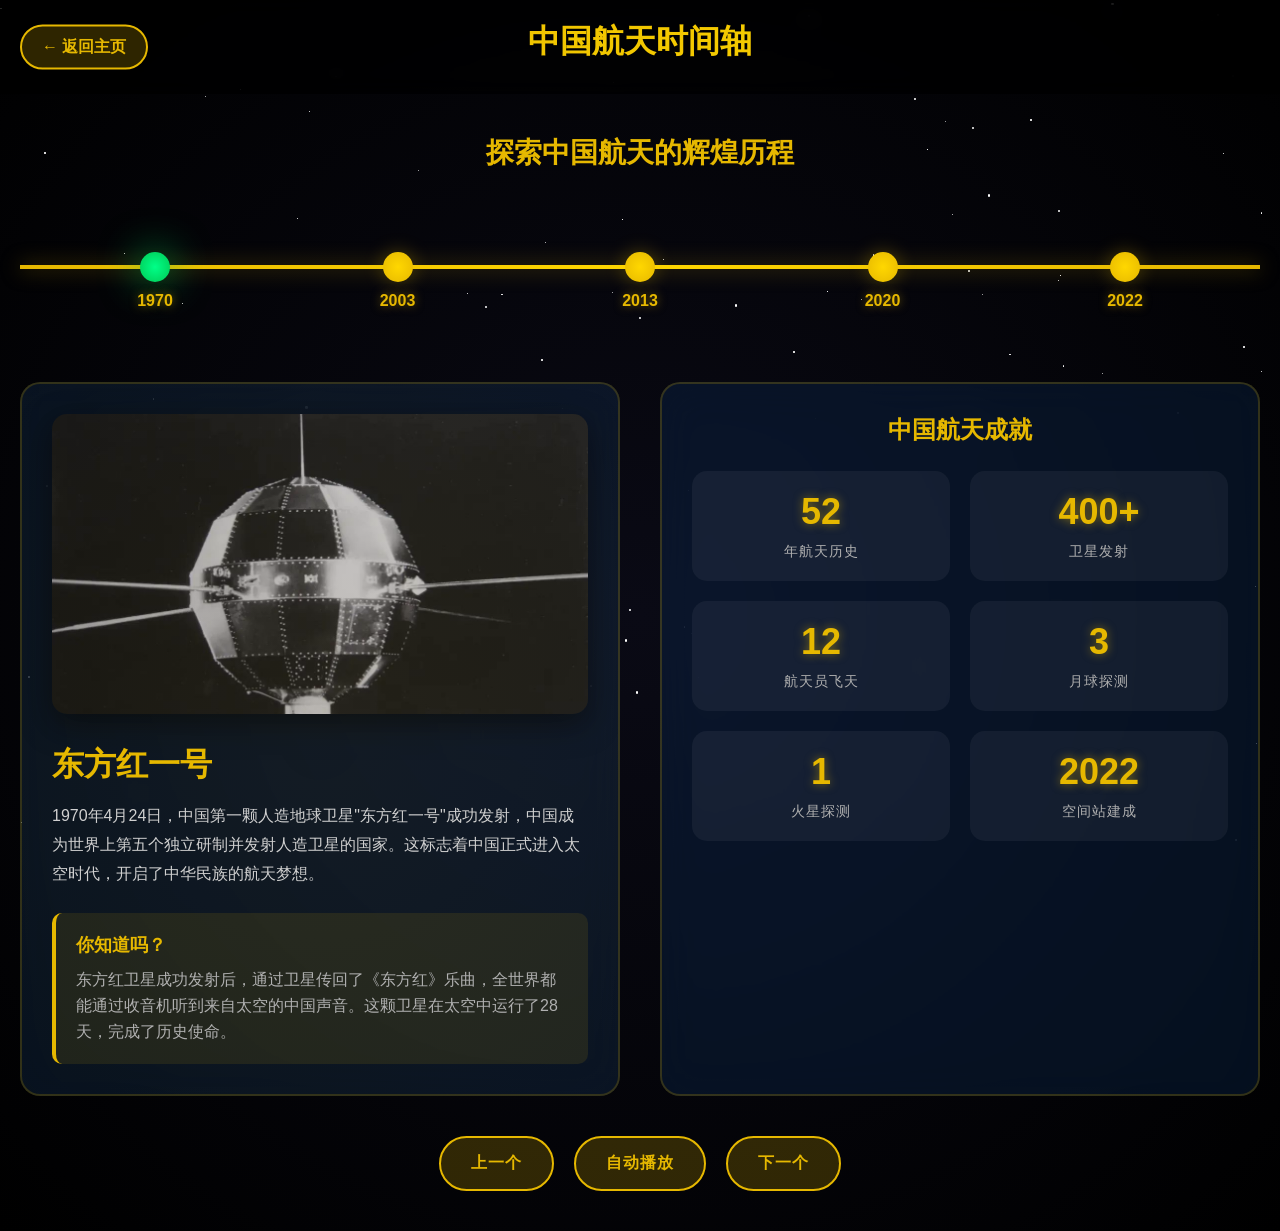
<file: timeline-backup.html>
<!DOCTYPE html>
<html lang="zh-CN">
<head>
    <meta charset="UTF-8">
    <meta name="viewport" content="width=device-width, initial-scale=1.0">
    <title>中国航天时间轴 - 地球的宇宙环境</title>
    <style>
        * {
            margin: 0;
            padding: 0;
            box-sizing: border-box;
        }

        body {
            font-family: 'Noto Sans SC', sans-serif;
            background: radial-gradient(ellipse at center, #0a0a15 0%, #000000 100%);
            color: #ffffff;
            min-height: 100vh;
            overflow-x: hidden;
            position: relative;
        }

        /* 星空背景 */
        .stars {
            position: fixed;
            top: 0;
            left: 0;
            width: 100%;
            height: 100%;
            pointer-events: none;
            z-index: 1;
        }

        .star {
            position: absolute;
            background: white;
            border-radius: 50%;
            animation: twinkle 4s infinite;
        }

        @keyframes twinkle {
            0%, 100% { opacity: 0.2; }
            50% { opacity: 1; }
        }

        /* 头部导航 */
        header {
            position: relative;
            z-index: 100;
            text-align: center;
            padding: 20px;
            background: rgba(0, 0, 0, 0.7);
            backdrop-filter: blur(10px);
        }

        h1 {
            font-size: 32px;
            background: linear-gradient(135deg, #e6b800 0%, #ffd700 100%);
            -webkit-background-clip: text;
            -webkit-text-fill-color: transparent;
            background-clip: text;
            margin-bottom: 10px;
        }

        .back-button {
            position: absolute;
            left: 20px;
            top: 50%;
            transform: translateY(-50%);
            background: rgba(230, 184, 0, 0.2);
            border: 2px solid #e6b800;
            color: #e6b800;
            padding: 10px 20px;
            border-radius: 25px;
            text-decoration: none;
            font-weight: 600;
            transition: all 0.3s ease;
        }

        .back-button:hover {
            background: #e6b800;
            color: #0a0a15;
            transform: translateY(-50%) scale(1.05);
        }

        /* 主容器 */
        .main-container {
            max-width: 1400px;
            margin: 0 auto;
            padding: 40px 20px;
            position: relative;
            z-index: 10;
        }

        /* 时间轴容器 */
        .timeline-section {
            margin-bottom: 60px;
        }

        .timeline-title {
            text-align: center;
            font-size: 28px;
            color: #e6b800;
            margin-bottom: 40px;
            font-weight: 600;
        }

        .timeline-container {
            position: relative;
            padding: 40px 0;
        }

        /* 时间轴主线 */
        .timeline-line {
            position: absolute;
            top: 50%;
            left: 0;
            right: 0;
            height: 4px;
            background: linear-gradient(90deg, #e6b800 0%, #ffd700 50%, #e6b800 100%);
            transform: translateY(-50%);
            box-shadow: 0 0 20px rgba(230, 184, 0, 0.5);
        }

        /* 时间轴节点 */
        .timeline-nodes {
            display: flex;
            justify-content: space-between;
            position: relative;
            z-index: 2;
            max-width: 1000px;
            margin: 0 auto;
        }

        .timeline-node {
            position: relative;
            width: 30px;
            height: 30px;
            background: radial-gradient(circle, #ffd700 0%, #e6b800 100%);
            border-radius: 50%;
            cursor: pointer;
            transition: all 0.3s ease;
            box-shadow: 0 0 20px rgba(230, 184, 0, 0.3);
        }

        .timeline-node:hover {
            transform: scale(1.3);
            box-shadow: 0 0 30px rgba(230, 184, 0, 0.8);
        }

        .timeline-node.active {
            background: radial-gradient(circle, #00ff88 0%, #00c853 100%);
            box-shadow: 0 0 40px rgba(0, 200, 83, 0.8);
            animation: pulse 2s ease-in-out infinite;
        }

        @keyframes pulse {
            0%, 100% { transform: scale(1); }
            50% { transform: scale(1.2); }
        }

        .timeline-year {
            position: absolute;
            top: 40px;
            left: 50%;
            transform: translateX(-50%);
            font-size: 16px;
            font-weight: 600;
            color: #e6b800;
            white-space: nowrap;
            text-shadow: 0 0 10px rgba(230, 184, 0, 0.5);
        }

        /* 内容展示区 */
        .content-section {
            display: grid;
            grid-template-columns: 1fr 1fr;
            gap: 40px;
            margin-top: 60px;
        }

        .content-display {
            background: rgba(15, 52, 96, 0.3);
            backdrop-filter: blur(20px);
            border-radius: 20px;
            padding: 30px;
            border: 2px solid rgba(230, 184, 0, 0.2);
            min-height: 500px;
            position: relative;
            overflow: hidden;
        }

        .content-display::before {
            content: '';
            position: absolute;
            top: -50%;
            left: -50%;
            width: 200%;
            height: 200%;
            background: radial-gradient(circle, rgba(230, 184, 0, 0.05) 0%, transparent 70%);
            animation: rotate 20s linear infinite;
        }

        @keyframes rotate {
            from { transform: rotate(0deg); }
            to { transform: rotate(360deg); }
        }

        .event-image {
            width: 100%;
            height: 300px;
            object-fit: cover;
            border-radius: 15px;
            margin-bottom: 25px;
            box-shadow: 0 10px 30px rgba(0, 0, 0, 0.5);
            transition: transform 0.3s ease;
        }

        .event-image:hover {
            transform: scale(1.02);
        }

        .event-title {
            font-size: 32px;
            color: #e6b800;
            margin-bottom: 15px;
            font-weight: 700;
            position: relative;
            z-index: 2;
        }

        .event-description {
            font-size: 16px;
            line-height: 1.8;
            color: #d0d0d0;
            margin-bottom: 25px;
            position: relative;
            z-index: 2;
        }

        .event-fact {
            background: rgba(230, 184, 0, 0.1);
            border-left: 4px solid #e6b800;
            padding: 20px;
            border-radius: 10px;
            position: relative;
            z-index: 2;
        }

        .event-fact h4 {
            color: #e6b800;
            margin-bottom: 10px;
            font-size: 18px;
        }

        .event-fact p {
            color: #b0b0b0;
            line-height: 1.6;
        }

        /* 统计信息 */
        .stats-section {
            background: rgba(15, 52, 96, 0.3);
            backdrop-filter: blur(20px);
            border-radius: 20px;
            padding: 30px;
            border: 2px solid rgba(230, 184, 0, 0.2);
        }

        .stats-title {
            font-size: 24px;
            color: #e6b800;
            margin-bottom: 25px;
            text-align: center;
            font-weight: 600;
        }

        .stats-grid {
            display: grid;
            grid-template-columns: 1fr 1fr;
            gap: 20px;
        }

        .stat-item {
            background: rgba(255, 255, 255, 0.05);
            padding: 20px;
            border-radius: 15px;
            text-align: center;
            transition: all 0.3s ease;
        }

        .stat-item:hover {
            background: rgba(255, 255, 255, 0.08);
            transform: translateY(-5px);
        }

        .stat-number {
            font-size: 36px;
            font-weight: 700;
            color: #e6b800;
            margin-bottom: 10px;
            text-shadow: 0 0 10px rgba(230, 184, 0, 0.5);
        }

        .stat-label {
            font-size: 14px;
            color: #b0b0b0;
            text-transform: uppercase;
            letter-spacing: 1px;
        }

        /* 控制按钮 */
        .controls {
            display: flex;
            justify-content: center;
            gap: 20px;
            margin-top: 40px;
        }

        .control-btn {
            background: rgba(230, 184, 0, 0.2);
            border: 2px solid #e6b800;
            color: #e6b800;
            padding: 15px 30px;
            border-radius: 30px;
            cursor: pointer;
            font-weight: 600;
            font-size: 16px;
            transition: all 0.3s ease;
            text-transform: uppercase;
            letter-spacing: 1px;
        }

        .control-btn:hover {
            background: #e6b800;
            color: #0a0a15;
            transform: translateY(-3px);
            box-shadow: 0 10px 25px rgba(230, 184, 0, 0.3);
        }

        /* 自动播放指示器 */
        .autoplay-indicator {
            position: absolute;
            top: 20px;
            right: 20px;
            background: rgba(0, 200, 83, 0.2);
            border: 2px solid #00c853;
            color: #00c853;
            padding: 8px 16px;
            border-radius: 20px;
            font-size: 14px;
            font-weight: 600;
            display: none;
            animation: blink 1s ease-in-out infinite;
        }

        .autoplay-indicator.active {
            display: block;
        }

        @keyframes blink {
            0%, 100% { opacity: 1; }
            50% { opacity: 0.5; }
        }

        /* 响应式设计 */
        @media (max-width: 1024px) {
            .content-section {
                grid-template-columns: 1fr;
            }
            
            .stats-grid {
                grid-template-columns: 1fr;
            }
        }

        @media (max-width: 768px) {
            h1 {
                font-size: 24px;
            }
            
            .timeline-nodes {
                flex-wrap: wrap;
                gap: 20px;
            }
            
            .timeline-node {
                width: 25px;
                height: 25px;
            }
            
            .timeline-year {
                font-size: 14px;
            }
            
            .event-title {
                font-size: 24px;
            }
            
            .controls {
                flex-direction: column;
            }
        }
    </style>
</head>
<body>
    <!-- 星空背景 -->
    <div class="stars" id="stars"></div>

    <!-- 头部导航 -->
    <header>
        <a href="index.html" class="back-button">← 返回主页</a>
        <h1>中国航天时间轴</h1>
    </header>

    <!-- 主容器 -->
    <div class="main-container">
        <!-- 时间轴部分 -->
        <section class="timeline-section">
            <h2 class="timeline-title">探索中国航天的辉煌历程</h2>
            
            <div class="timeline-container">
                <div class="timeline-line"></div>
                <div class="timeline-nodes">
                    <div class="timeline-node active" data-year="1970">
                        <span class="timeline-year">1970</span>
                    </div>
                    <div class="timeline-node" data-year="2003">
                        <span class="timeline-year">2003</span>
                    </div>
                    <div class="timeline-node" data-year="2013">
                        <span class="timeline-year">2013</span>
                    </div>
                    <div class="timeline-node" data-year="2020">
                        <span class="timeline-year">2020</span>
                    </div>
                    <div class="timeline-node" data-year="2022">
                        <span class="timeline-year">2022</span>
                    </div>
                </div>
            </div>
        </section>

        <!-- 内容展示区 -->
        <section class="content-section">
            <!-- 事件展示 -->
            <div class="content-display">
                <div class="autoplay-indicator" id="autoplayIndicator">自动播放中</div>
                
                <!-- 1970年事件 -->
                <div class="event-item active" data-year="1970">
                    <img src="1970.jpg" alt="东方红一号" class="event-image">
                    <h3 class="event-title">东方红一号</h3>
                    <p class="event-description">
                        1970年4月24日，中国第一颗人造地球卫星"东方红一号"成功发射，中国成为世界上第五个独立研制并发射人造卫星的国家。这标志着中国正式进入太空时代，开启了中华民族的航天梦想。
                    </p>
                    <div class="event-fact">
                        <h4>你知道吗？</h4>
                        <p>东方红卫星成功发射后，通过卫星传回了《东方红》乐曲，全世界都能通过收音机听到来自太空的中国声音。这颗卫星在太空中运行了28天，完成了历史使命。</p>
                    </div>
                </div>

                <!-- 2003年事件 -->
                <div class="event-item" data-year="2003">
                    <img src="2003.jpg" alt="神舟五号" class="event-image">
                    <h3 class="event-title">神舟五号</h3>
                    <p class="event-description">
                        2003年10月15日，神舟五号载人飞船成功发射，航天员杨利伟成为首位进入太空的中国人。中国成为世界上第三个独立掌握载人航天技术的国家，实现了千年飞天梦想。
                    </p>
                    <div class="event-fact">
                        <h4>你知道吗？</h4>
                        <p>杨利伟在太空飞行了21小时23分，绕地球飞行14圈，行程约60万公里。他在太空中展示了中国国旗和联合国旗，并吃上了太空食品，包括八宝饭等中式食品。</p>
                    </div>
                </div>

                <!-- 2013年事件 -->
                <div class="event-item" data-year="2013">
                    <img src="2013.jpg" alt="嫦娥三号" class="event-image">
                    <h3 class="event-title">嫦娥三号</h3>
                    <p class="event-description">
                        2013年12月14日，嫦娥三号探测器成功在月球表面软着陆，中国成为世界上第三个实现月球软着陆的国家。"玉兔号"月球车开始月面巡视探测，创造了月球探测的新纪录。
                    </p>
                    <div class="event-fact">
                        <h4>你知道吗？</h4>
                        <p>"玉兔号"月球车设计寿命为3个月，但实际在月球上工作了972天，远远超出预期。它传回了大量珍贵的月球表面数据和图像，为人类认识月球做出了重要贡献。</p>
                    </div>
                </div>

                <!-- 2020年事件 -->
                <div class="event-item" data-year="2020">
                    <img src="2020.jpg" alt="嫦娥五号" class="event-image">
                    <h3 class="event-title">嫦娥五号</h3>
                    <p class="event-description">
                        2020年11月24日，嫦娥五号探测器成功发射，执行中国首次月球采样返回任务。12月17日，返回器携带约1.7公斤月球样品安全着陆，中国成为世界上第三个实现月球采样返回的国家。
                    </p>
                    <div class="event-fact">
                        <h4>你知道吗？</h4>
                        <p>这是44年来人类再次从月球带回样本，也是中国航天史上的里程碑。嫦娥五号任务经历了11个阶段，23天的太空之旅，创造了多项中国航天新纪录。</p>
                    </div>
                </div>

                <!-- 2022年事件 -->
                <div class="event-item" data-year="2022">
                    <img src="2022.jpg" alt="天宫空间站" class="event-image">
                    <h3 class="event-title">天宫空间站</h3>
                    <p class="event-description">
                        2022年，中国天宫空间站完成在轨建造，正式进入应用与发展阶段。中国拥有了自己的长期在轨运行的"太空之家"，成为世界上第三个独立建造空间站的国家。
                    </p>
                    <div class="event-fact">
                        <h4>你知道吗？</h4>
                        <p>天宫空间站设计寿命为10年，可容纳3名航天员长期驻留。航天员在空间站进行了大量科学实验，包括太空育种、材料科学、生命科学等领域的研究。</p>
                    </div>
                </div>
            </div>

            <!-- 统计信息 -->
            <div class="stats-section">
                <h3 class="stats-title">中国航天成就</h3>
                <div class="stats-grid">
                    <div class="stat-item">
                        <div class="stat-number">52</div>
                        <div class="stat-label">年航天历史</div>
                    </div>
                    <div class="stat-item">
                        <div class="stat-number">400+</div>
                        <div class="stat-label">卫星发射</div>
                    </div>
                    <div class="stat-item">
                        <div class="stat-number">12</div>
                        <div class="stat-label">航天员飞天</div>
                    </div>
                    <div class="stat-item">
                        <div class="stat-number">3</div>
                        <div class="stat-label">月球探测</div>
                    </div>
                    <div class="stat-item">
                        <div class="stat-number">1</div>
                        <div class="stat-label">火星探测</div>
                    </div>
                    <div class="stat-item">
                        <div class="stat-number">2022</div>
                        <div class="stat-label">空间站建成</div>
                    </div>
                </div>
            </div>
        </section>

        <!-- 控制按钮 -->
        <div class="controls">
            <button class="control-btn" onclick="previousEvent()">上一个</button>
            <button class="control-btn" onclick="toggleAutoplay()">自动播放</button>
            <button class="control-btn" onclick="nextEvent()">下一个</button>
        </div>
    </div>

    <script>
        // 全局变量
        let currentEvent = 0;
        let autoplayInterval = null;
        let isAutoplay = false;

        const events = ['1970', '2003', '2013', '2020', '2022'];

        // 生成星空背景
        function createStars() {
            const starsContainer = document.getElementById('stars');
            const numberOfStars = 150;
            
            for (let i = 0; i < numberOfStars; i++) {
                const star = document.createElement('div');
                star.className = 'star';
                
                star.style.left = Math.random() * 100 + '%';
                star.style.top = Math.random() * 100 + '%';
                
                const size = Math.random() * 2 + 0.5;
                star.style.width = size + 'px';
                star.style.height = size + 'px';
                
                star.style.animationDelay = Math.random() * 4 + 's';
                star.style.animationDuration = (Math.random() * 3 + 2) + 's';
                
                starsContainer.appendChild(star);
            }
        }

        // 切换事件
        function switchEvent(year) {
            // 更新节点状态
            document.querySelectorAll('.timeline-node').forEach(node => {
                node.classList.remove('active');
                if (node.dataset.year === year) {
                    node.classList.add('active');
                }
            });

            // 更新内容显示
            document.querySelectorAll('.event-item').forEach(item => {
                item.style.display = 'none';
                if (item.dataset.year === year) {
                    item.style.display = 'block';
                    item.style.animation = 'fadeIn 0.5s ease';
                }
            });

            // 更新当前事件索引
            currentEvent = events.indexOf(year);
        }

        // 上一个事件
        function previousEvent() {
            currentEvent = (currentEvent - 1 + events.length) % events.length;
            switchEvent(events[currentEvent]);
        }

        // 下一个事件
        function nextEvent() {
            currentEvent = (currentEvent + 1) % events.length;
            switchEvent(events[currentEvent]);
        }

        // 切换自动播放
        function toggleAutoplay() {
            const indicator = document.getElementById('autoplayIndicator');
            
            if (isAutoplay) {
                clearInterval(autoplayInterval);
                isAutoplay = false;
                indicator.classList.remove('active');
            } else {
                autoplayInterval = setInterval(nextEvent, 5000);
                isAutoplay = true;
                indicator.classList.add('active');
            }
        }

        // 初始化时间轴节点点击事件
        document.querySelectorAll('.timeline-node').forEach(node => {
            node.addEventListener('click', function() {
                const year = this.dataset.year;
                switchEvent(year);
                
                // 停止自动播放
                if (isAutoplay) {
                    toggleAutoplay();
                }
            });
        });

        // 键盘控制
        document.addEventListener('keydown', function(e) {
            switch(e.key) {
                case 'ArrowLeft':
                    previousEvent();
                    break;
                case 'ArrowRight':
                    nextEvent();
                    break;
                case ' ':
                    e.preventDefault();
                    toggleAutoplay();
                    break;
            }
        });

        // 添加淡入动画
        const style = document.createElement('style');
        style.textContent = `
            @keyframes fadeIn {
                from { opacity: 0; transform: translateY(20px); }
                to { opacity: 1; transform: translateY(0); }
            }
        `;
        document.head.appendChild(style);

        // 页面加载完成后初始化
        document.addEventListener('DOMContentLoaded', function() {
            createStars();
            switchEvent('1970');
            
            // 添加页面加载动画
            document.body.style.opacity = '0';
            setTimeout(() => {
                document.body.style.transition = 'opacity 1s ease';
                document.body.style.opacity = '1';
            }, 100);
        });

        // 页面可见性改变时的处理
        document.addEventListener('visibilitychange', function() {
            if (document.hidden && isAutoplay) {
                toggleAutoplay();
            }
        });
    </script>
</body>
</html>
</file>
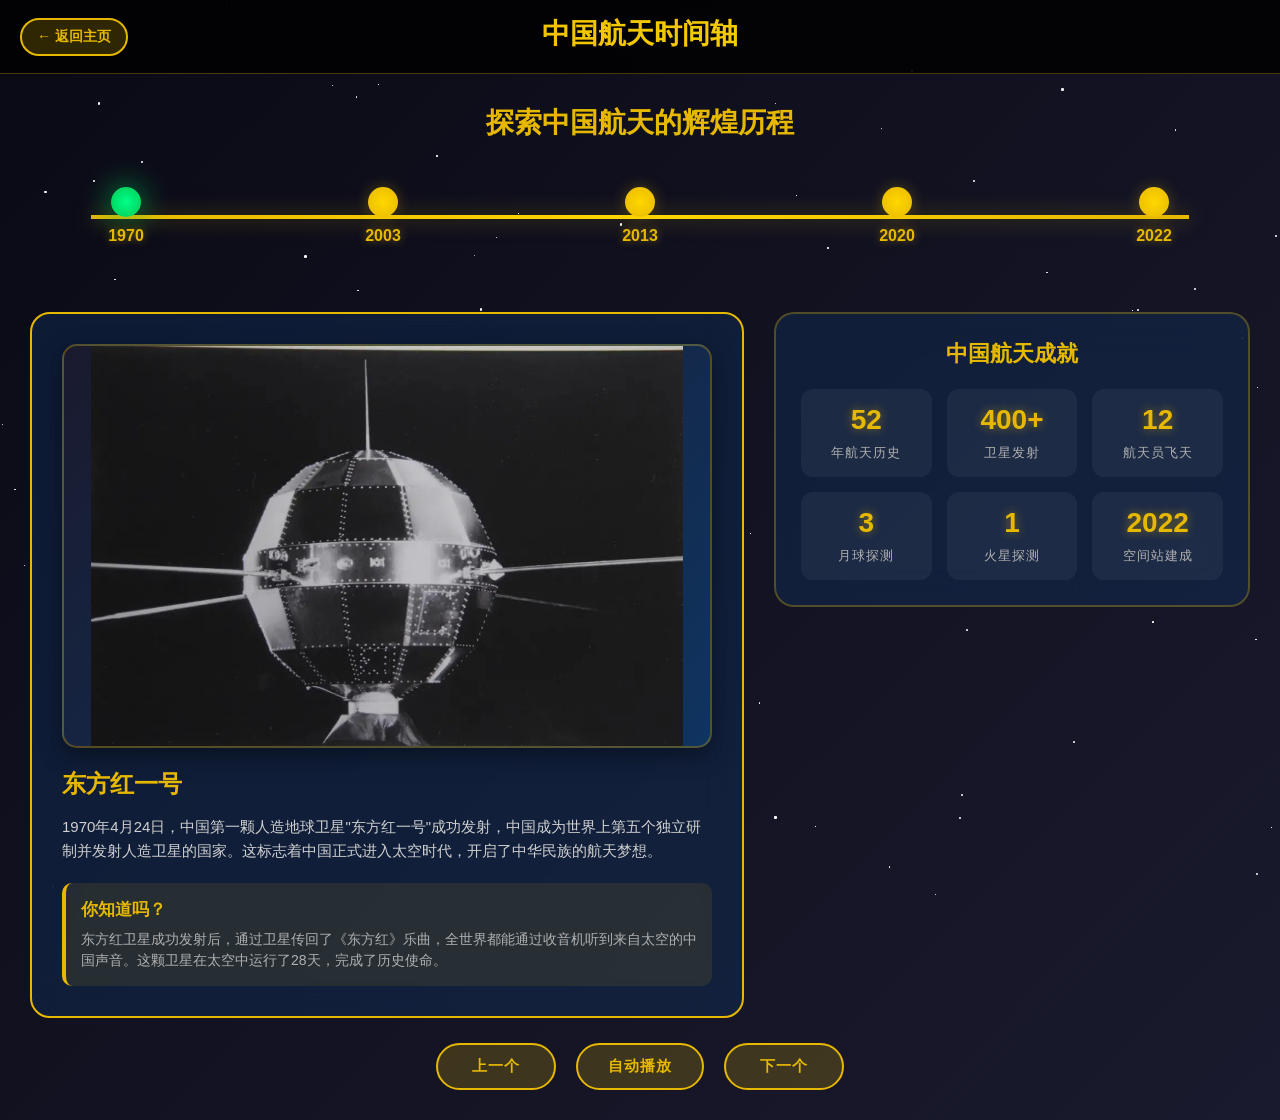
<file: timeline-v2.html>
<!DOCTYPE html>
<html lang="zh-CN">
<head>
    <meta charset="UTF-8">
    <meta name="viewport" content="width=device-width, initial-scale=1.0">
    <title>中国航天时间轴 - 紧凑版</title>
    
    <!-- CSS文件 -->
    <link rel="stylesheet" href="css/timeline-v2.css">
    
    <!-- 响应式viewport设置 -->
    <meta name="viewport" content="width=device-width, initial-scale=1.0, maximum-scale=1.0, user-scalable=no">
    
    <!-- 移动端优化 -->
    <meta name="mobile-web-app-capable" content="yes">
    <meta name="apple-mobile-web-app-capable" content="yes">
    <meta name="apple-mobile-web-app-status-bar-style" content="black-translucent">
</head>
<body>
    <!-- 星空背景 -->
    <div class="stars" id="stars"></div>

    <!-- 头部导航 -->
    <header>
        <a href="index.html" class="back-button">← 返回主页</a>
        <h1>中国航天时间轴</h1>
    </header>

    <!-- 主容器 -->
    <div class="main-container">
        <!-- 时间轴部分 -->
        <section class="timeline-section">
            <h2 class="timeline-title">探索中国航天的辉煌历程</h2>
            
            <div class="timeline-container">
                <div class="timeline-line"></div>
                <div class="timeline-nodes">
                    <div class="timeline-node active" data-year="1970">
                        <span class="timeline-year">1970</span>
                    </div>
                    <div class="timeline-node" data-year="2003">
                        <span class="timeline-year">2003</span>
                    </div>
                    <div class="timeline-node" data-year="2013">
                        <span class="timeline-year">2013</span>
                    </div>
                    <div class="timeline-node" data-year="2020">
                        <span class="timeline-year">2020</span>
                    </div>
                    <div class="timeline-node" data-year="2022">
                        <span class="timeline-year">2022</span>
                    </div>
                </div>
            </div>
        </section>

            <!-- 内容展示区 -->
            <section class="content-section">
                <!-- 事件展示 -->
                <div class="content-display">
                    <div class="autoplay-indicator" id="autoplayIndicator">自动播放中</div>
                    
                    <!-- 1970年事件 -->
                <div class="event-item active" data-year="1970">
                    <div class="image-container" data-alt="东方红一号">
                        <img src="1970.jpg" alt="东方红一号" class="event-image">
                    </div>
                    <h3 class="event-title">东方红一号</h3>
                    <p class="event-description">
                        1970年4月24日，中国第一颗人造地球卫星"东方红一号"成功发射，中国成为世界上第五个独立研制并发射人造卫星的国家。这标志着中国正式进入太空时代，开启了中华民族的航天梦想。
                    </p>
                    <div class="event-fact">
                        <h4>你知道吗？</h4>
                        <p>东方红卫星成功发射后，通过卫星传回了《东方红》乐曲，全世界都能通过收音机听到来自太空的中国声音。这颗卫星在太空中运行了28天，完成了历史使命。</p>
                    </div>
                </div>

                <!-- 2003年事件 -->
                <div class="event-item" data-year="2003">
                    <div class="image-container" data-alt="神舟五号">
                        <img src="2003.jpg" alt="神舟五号" class="event-image">
                    </div>
                    <h3 class="event-title">神舟五号</h3>
                    <p class="event-description">
                        2003年10月15日，神舟五号载人飞船成功发射，航天员杨利伟成为首位进入太空的中国人。中国成为世界上第三个独立掌握载人航天技术的国家，实现了千年飞天梦想。
                    </p>
                    <div class="event-fact">
                        <h4>你知道吗？</h4>
                        <p>杨利伟在太空飞行了21小时23分，绕地球飞行14圈，行程约60万公里。他在太空中展示了中国国旗和联合国旗，并吃上了太空食品，包括八宝饭等中式食品。</p>
                    </div>
                </div>

                <!-- 2013年事件 -->
                <div class="event-item" data-year="2013">
                    <div class="image-container" data-alt="嫦娥三号">
                        <img src="2013.jpg" alt="嫦娥三号" class="event-image">
                    </div>
                    <h3 class="event-title">嫦娥三号</h3>
                    <p class="event-description">
                        2013年12月14日，嫦娥三号探测器成功在月球表面软着陆，中国成为世界上第三个实现月球软着陆的国家。"玉兔号"月球车开始月面巡视探测，创造了月球探测的新纪录。
                    </p>
                    <div class="event-fact">
                        <h4>你知道吗？</h4>
                        <p>"玉兔号"月球车设计寿命为3个月，但实际在月球上工作了972天，远远超出预期。它传回了大量珍贵的月球表面数据和图像，为人类认识月球做出了重要贡献。</p>
                    </div>
                </div>

                <!-- 2020年事件 -->
                <div class="event-item" data-year="2020">
                    <div class="image-container" data-alt="嫦娥五号">
                        <img src="2020.jpg" alt="嫦娥五号" class="event-image">
                    </div>
                    <h3 class="event-title">嫦娥五号</h3>
                    <p class="event-description">
                        2020年11月24日，嫦娥五号探测器成功发射，执行中国首次月球采样返回任务。12月17日，返回器携带约1.7公斤月球样品安全着陆，中国成为世界上第三个实现月球采样返回的国家。
                    </p>
                    <div class="event-fact">
                        <h4>你知道吗？</h4>
                        <p>这是44年来人类再次从月球带回样本，也是中国航天史上的里程碑。嫦娥五号任务经历了11个阶段，23天的太空之旅，创造了多项中国航天新纪录。</p>
                    </div>
                </div>

                <!-- 2022年事件 -->
                <div class="event-item" data-year="2022">
                    <div class="image-container" data-alt="天宫空间站">
                        <img src="2022.jpg" alt="天宫空间站" class="event-image">
                    </div>
                    <h3 class="event-title">天宫空间站</h3>
                    <p class="event-description">
                        2022年，中国天宫空间站完成在轨建造，正式进入应用与发展阶段。中国拥有了自己的长期在轨运行的"太空之家"，成为世界上第三个独立建造空间站的国家。
                    </p>
                    <div class="event-fact">
                        <h4>你知道吗？</h4>
                        <p>天宫空间站设计寿命为10年，可容纳3名航天员长期驻留。航天员在空间站进行了大量科学实验，包括太空育种、材料科学、生命科学等领域的研究。</p>
                    </div>
                </div>
            </div>

            <!-- 统计信息 -->
            <div class="stats-section">
                <h3 class="stats-title">中国航天成就</h3>
                <div class="stats-grid">
                    <div class="stat-item">
                        <div class="stat-number">52</div>
                        <div class="stat-label">年航天历史</div>
                    </div>
                    <div class="stat-item">
                        <div class="stat-number">400+</div>
                        <div class="stat-label">卫星发射</div>
                    </div>
                    <div class="stat-item">
                        <div class="stat-number">12</div>
                        <div class="stat-label">航天员飞天</div>
                    </div>
                    <div class="stat-item">
                        <div class="stat-number">3</div>
                        <div class="stat-label">月球探测</div>
                    </div>
                    <div class="stat-item">
                        <div class="stat-number">1</div>
                        <div class="stat-label">火星探测</div>
                    </div>
                    <div class="stat-item">
                        <div class="stat-number">2022</div>
                        <div class="stat-label">空间站建成</div>
                    </div>
                </div>
            </div>
        </section>

        <!-- 控制按钮 -->
        <div class="controls">
            <button class="control-btn" onclick="previousEvent()">上一个</button>
            <button class="control-btn" onclick="toggleAutoplay()">自动播放</button>
            <button class="control-btn" onclick="nextEvent()">下一个</button>
        </div>
    </div>

    <!-- JavaScript文件 -->
    <script src="js/timeline-v2.js"></script>
</body>
</html>
</file>
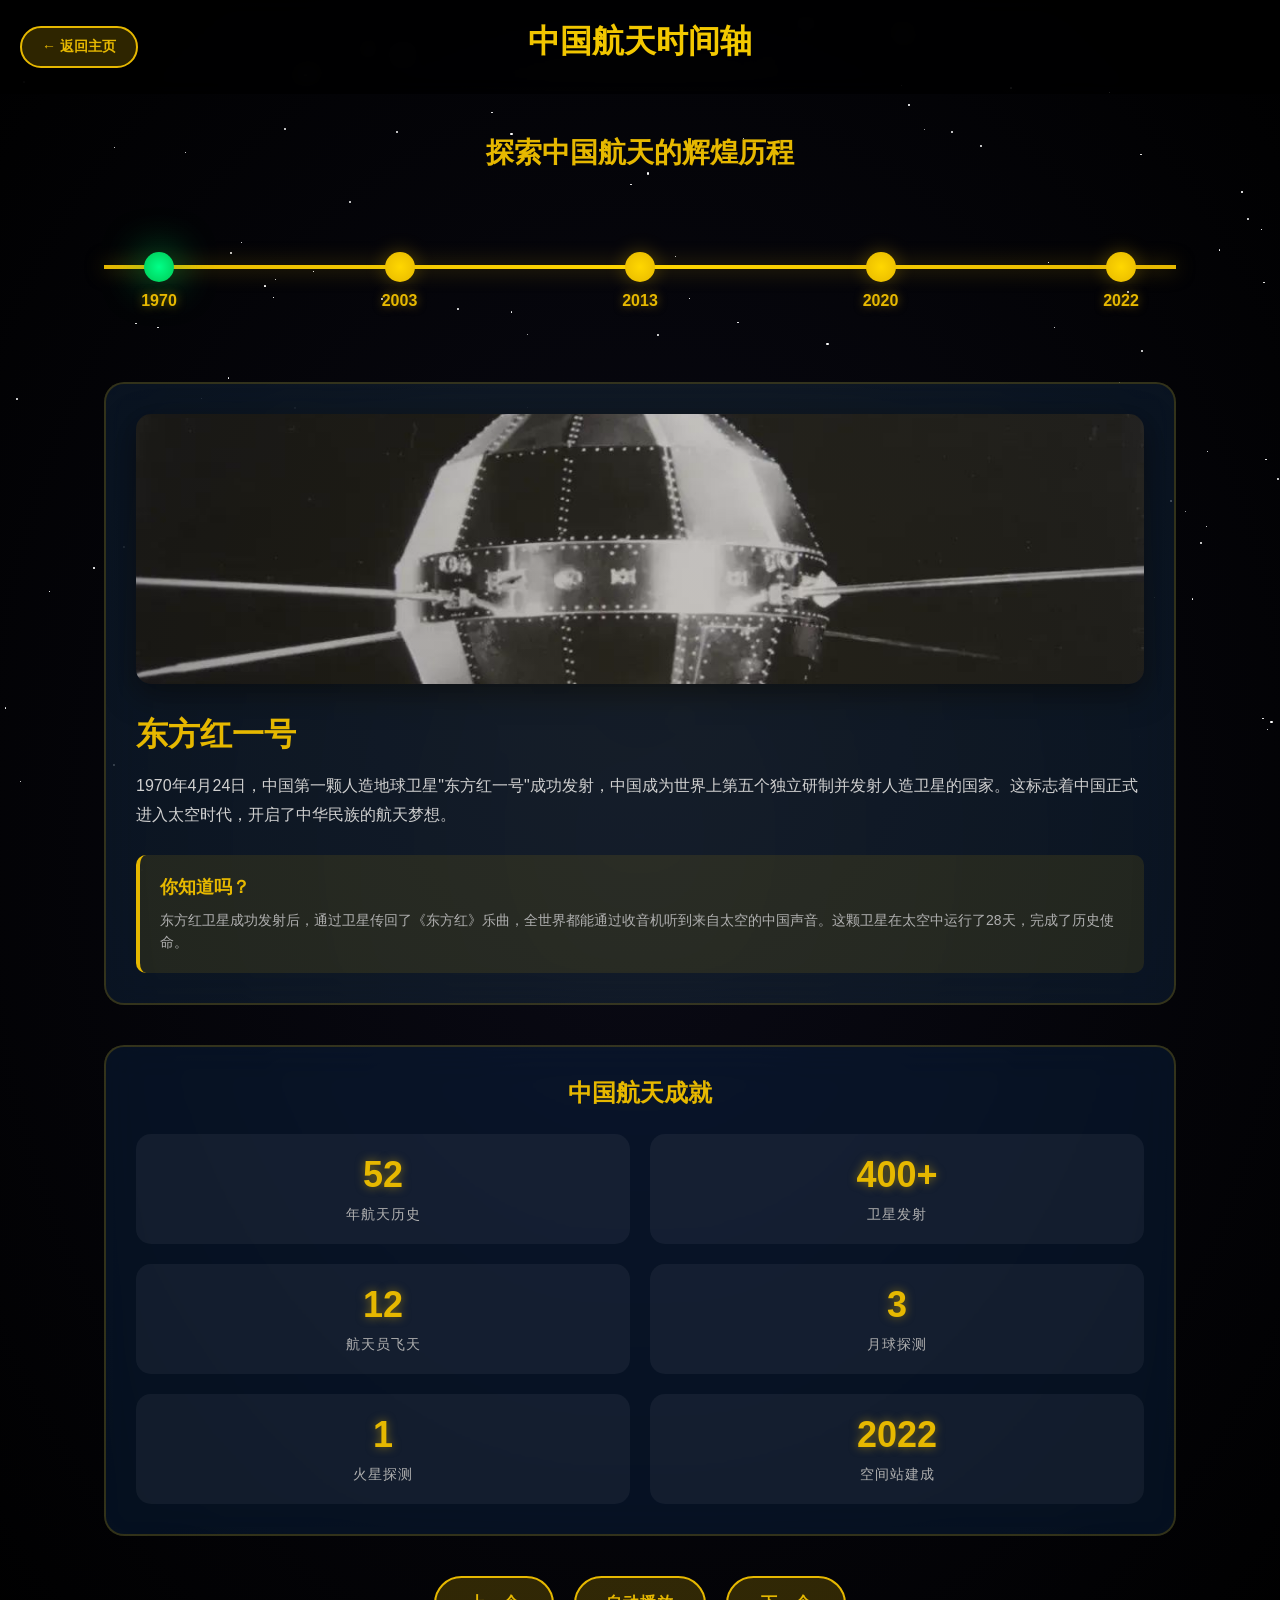
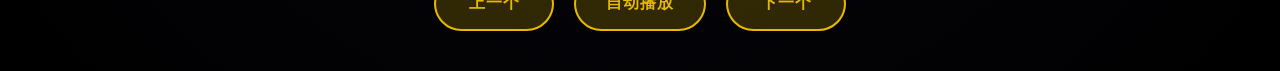
<file: timeline.html>
<!DOCTYPE html>
<html lang="zh-CN">
<head>
    <meta charset="UTF-8">
    <meta name="viewport" content="width=device-width, initial-scale=1.0">
    <title>中国航天时间轴 - 地球的宇宙环境</title>
    
    <!-- CSS文件 -->
    <link rel="stylesheet" href="css/timeline.css">
    
    <!-- 响应式viewport设置 -->
    <meta name="viewport" content="width=device-width, initial-scale=1.0, maximum-scale=1.0, user-scalable=no">
    
    <!-- 移动端优化 -->
    <meta name="mobile-web-app-capable" content="yes">
    <meta name="apple-mobile-web-app-capable" content="yes">
    <meta name="apple-mobile-web-app-status-bar-style" content="black-translucent">
</head>
<body>
    <!-- 星空背景 -->
    <div class="stars" id="stars"></div>

    <!-- 头部导航 -->
    <header>
        <a href="index.html" class="back-button">← 返回主页</a>
        <h1>中国航天时间轴</h1>
    </header>

    <!-- 主容器 -->
    <div class="main-container">
        <!-- 时间轴部分 -->
        <section class="timeline-section">
            <h2 class="timeline-title">探索中国航天的辉煌历程</h2>
            
            <div class="timeline-container">
                <div class="timeline-line"></div>
                <div class="timeline-nodes">
                    <div class="timeline-node active" data-year="1970">
                        <span class="timeline-year">1970</span>
                    </div>
                    <div class="timeline-node" data-year="2003">
                        <span class="timeline-year">2003</span>
                    </div>
                    <div class="timeline-node" data-year="2013">
                        <span class="timeline-year">2013</span>
                    </div>
                    <div class="timeline-node" data-year="2020">
                        <span class="timeline-year">2020</span>
                    </div>
                    <div class="timeline-node" data-year="2022">
                        <span class="timeline-year">2022</span>
                    </div>
                </div>
            </div>
        </section>

        <!-- 内容展示区 -->
        <section class="content-section">
            <!-- 事件展示 -->
            <div class="content-display">
                <div class="autoplay-indicator" id="autoplayIndicator">自动播放中</div>
                
                <!-- 1970年事件 -->
                <div class="event-item active" data-year="1970">
                    <img src="1970.jpg" alt="东方红一号" class="event-image">
                    <h3 class="event-title">东方红一号</h3>
                    <p class="event-description">
                        1970年4月24日，中国第一颗人造地球卫星"东方红一号"成功发射，中国成为世界上第五个独立研制并发射人造卫星的国家。这标志着中国正式进入太空时代，开启了中华民族的航天梦想。
                    </p>
                    <div class="event-fact">
                        <h4>你知道吗？</h4>
                        <p>东方红卫星成功发射后，通过卫星传回了《东方红》乐曲，全世界都能通过收音机听到来自太空的中国声音。这颗卫星在太空中运行了28天，完成了历史使命。</p>
                    </div>
                </div>

                <!-- 2003年事件 -->
                <div class="event-item" data-year="2003">
                    <img src="2003.jpg" alt="神舟五号" class="event-image">
                    <h3 class="event-title">神舟五号</h3>
                    <p class="event-description">
                        2003年10月15日，神舟五号载人飞船成功发射，航天员杨利伟成为首位进入太空的中国人。中国成为世界上第三个独立掌握载人航天技术的国家，实现了千年飞天梦想。
                    </p>
                    <div class="event-fact">
                        <h4>你知道吗？</h4>
                        <p>杨利伟在太空飞行了21小时23分，绕地球飞行14圈，行程约60万公里。他在太空中展示了中国国旗和联合国旗，并吃上了太空食品，包括八宝饭等中式食品。</p>
                    </div>
                </div>

                <!-- 2013年事件 -->
                <div class="event-item" data-year="2013">
                    <img src="2013.jpg" alt="嫦娥三号" class="event-image">
                    <h3 class="event-title">嫦娥三号</h3>
                    <p class="event-description">
                        2013年12月14日，嫦娥三号探测器成功在月球表面软着陆，中国成为世界上第三个实现月球软着陆的国家。"玉兔号"月球车开始月面巡视探测，创造了月球探测的新纪录。
                    </p>
                    <div class="event-fact">
                        <h4>你知道吗？</h4>
                        <p>"玉兔号"月球车设计寿命为3个月，但实际在月球上工作了972天，远远超出预期。它传回了大量珍贵的月球表面数据和图像，为人类认识月球做出了重要贡献。</p>
                    </div>
                </div>

                <!-- 2020年事件 -->
                <div class="event-item" data-year="2020">
                    <img src="2020.jpg" alt="嫦娥五号" class="event-image">
                    <h3 class="event-title">嫦娥五号</h3>
                    <p class="event-description">
                        2020年11月24日，嫦娥五号探测器成功发射，执行中国首次月球采样返回任务。12月17日，返回器携带约1.7公斤月球样品安全着陆，中国成为世界上第三个实现月球采样返回的国家。
                    </p>
                    <div class="event-fact">
                        <h4>你知道吗？</h4>
                        <p>这是44年来人类再次从月球带回样本，也是中国航天史上的里程碑。嫦娥五号任务经历了11个阶段，23天的太空之旅，创造了多项中国航天新纪录。</p>
                    </div>
                </div>

                <!-- 2022年事件 -->
                <div class="event-item" data-year="2022">
                    <img src="2022.jpg" alt="天宫空间站" class="event-image">
                    <h3 class="event-title">天宫空间站</h3>
                    <p class="event-description">
                        2022年，中国天宫空间站完成在轨建造，正式进入应用与发展阶段。中国拥有了自己的长期在轨运行的"太空之家"，成为世界上第三个独立建造空间站的国家。
                    </p>
                    <div class="event-fact">
                        <h4>你知道吗？</h4>
                        <p>天宫空间站设计寿命为10年，可容纳3名航天员长期驻留。航天员在空间站进行了大量科学实验，包括太空育种、材料科学、生命科学等领域的研究。</p>
                    </div>
                </div>
            </div>

            <!-- 统计信息 -->
            <div class="stats-section">
                <h3 class="stats-title">中国航天成就</h3>
                <div class="stats-grid">
                    <div class="stat-item">
                        <div class="stat-number">52</div>
                        <div class="stat-label">年航天历史</div>
                    </div>
                    <div class="stat-item">
                        <div class="stat-number">400+</div>
                        <div class="stat-label">卫星发射</div>
                    </div>
                    <div class="stat-item">
                        <div class="stat-number">12</div>
                        <div class="stat-label">航天员飞天</div>
                    </div>
                    <div class="stat-item">
                        <div class="stat-number">3</div>
                        <div class="stat-label">月球探测</div>
                    </div>
                    <div class="stat-item">
                        <div class="stat-number">1</div>
                        <div class="stat-label">火星探测</div>
                    </div>
                    <div class="stat-item">
                        <div class="stat-number">2022</div>
                        <div class="stat-label">空间站建成</div>
                    </div>
                </div>
            </div>
        </section>

        <!-- 控制按钮 -->
        <div class="controls">
            <button class="control-btn" onclick="previousEvent()">上一个</button>
            <button class="control-btn" onclick="toggleAutoplay()">自动播放</button>
            <button class="control-btn" onclick="nextEvent()">下一个</button>
        </div>
    </div>

    <!-- JavaScript文件 -->
    <script src="js/timeline.js"></script>
</body>
</html>
</file>
<file: css/main.css>
/* 主导航页面样式 */
* {
    margin: 0;
    padding: 0;
    box-sizing: border-box;
}

body {
    font-family: 'Noto Sans SC', sans-serif;
    background: linear-gradient(135deg, #0a0a15 0%, #1a1a2e 50%, #0f3460 100%);
    color: #ffffff;
    min-height: 100vh;
    overflow-x: hidden;
    position: relative;
}

/* 星空背景动画 */
.stars {
    position: fixed;
    top: 0;
    left: 0;
    width: 100%;
    height: 100%;
    pointer-events: none;
    z-index: 1;
}

.star {
    position: absolute;
    background: white;
    border-radius: 50%;
    animation: twinkle 3s infinite;
}

@keyframes twinkle {
    0%, 100% { opacity: 0.3; }
    50% { opacity: 1; }
}

.container {
    max-width: clamp(800px, 90vw, 1200px);
    margin: 0 auto;
    padding: clamp(15px, 3vw, 20px);
    position: relative;
    z-index: 2;
}

header {
    text-align: center;
    margin-bottom: clamp(30px, 5vw, 60px);
    padding: clamp(20px, 4vw, 40px);
    animation: fadeInDown 1s ease;
}

@keyframes fadeInDown {
    from {
        opacity: 0;
        transform: translateY(-30px);
    }
    to {
        opacity: 1;
        transform: translateY(0);
    }
}

h1 {
    font-size: clamp(28px, 5vw, 48px);
    background: linear-gradient(135deg, #e6b800 0%, #ffd700 50%, #e6b800 100%);
    -webkit-background-clip: text;
    -webkit-text-fill-color: transparent;
    background-clip: text;
    margin-bottom: clamp(10px, 2vw, 15px);
    text-shadow: 0 0 30px rgba(230, 184, 0, 0.3);
    font-weight: 700;
}

.subtitle {
    font-size: clamp(16px, 3vw, 20px);
    color: #b0b0b0;
    letter-spacing: clamp(1px, 0.2vw, 2px);
}

.modules-grid {
    display: grid;
    grid-template-columns: repeat(auto-fit, minmax(clamp(280px, 35vw, 350px), 1fr));
    gap: clamp(20px, 3vw, 30px);
    margin-top: clamp(40px, 6vw, 60px);
}

.module-card {
    background: rgba(15, 52, 96, 0.4);
    backdrop-filter: blur(20px);
    border-radius: 20px;
    padding: clamp(25px, 4vw, 40px) clamp(20px, 3vw, 30px);
    text-align: center;
    border: 2px solid rgba(230, 184, 0, 0.2);
    transition: all 0.4s cubic-bezier(0.175, 0.885, 0.32, 1.275);
    position: relative;
    overflow: hidden;
    animation: fadeInUp 1s ease backwards;
}

.module-card:nth-child(1) { animation-delay: 0.2s; }
.module-card:nth-child(2) { animation-delay: 0.4s; }
.module-card:nth-child(3) { animation-delay: 0.6s; }

@keyframes fadeInUp {
    from {
        opacity: 0;
        transform: translateY(30px);
    }
    to {
        opacity: 1;
        transform: translateY(0);
    }
}

.module-card::before {
    content: '';
    position: absolute;
    top: -50%;
    left: -50%;
    width: 200%;
    height: 200%;
    background: radial-gradient(circle, rgba(230, 184, 0, 0.1) 0%, transparent 70%);
    transform: rotate(45deg);
    transition: all 0.6s ease;
    opacity: 0;
}

.module-card:hover::before {
    opacity: 1;
    transform: rotate(45deg) translate(20%, 20%);
}

.module-card:hover {
    transform: translateY(-10px) scale(1.02);
    border-color: rgba(230, 184, 0, 0.6);
    box-shadow: 0 20px 40px rgba(230, 184, 0, 0.2);
}

.module-icon {
    font-size: clamp(40px, 6vw, 64px);
    margin-bottom: clamp(15px, 3vw, 20px);
    display: block;
    filter: drop-shadow(0 4px 8px rgba(0, 0, 0, 0.3));
}

.module-title {
    font-size: clamp(20px, 4vw, 28px);
    color: #e6b800;
    margin-bottom: clamp(10px, 2vw, 15px);
    font-weight: 600;
}

.module-description {
    font-size: clamp(14px, 2.5vw, 16px);
    color: #d0d0d0;
    line-height: 1.6;
    margin-bottom: clamp(15px, 3vw, 25px);
}

.module-button {
    background: linear-gradient(135deg, #e6b800 0%, #ffd700 100%);
    color: #0a0a15;
    border: none;
    padding: clamp(12px, 2.5vw, 15px) clamp(25px, 4vw, 40px);
    font-size: clamp(14px, 2.5vw, 18px);
    font-weight: 600;
    border-radius: 50px;
    cursor: pointer;
    transition: all 0.3s ease;
    position: relative;
    overflow: hidden;
    text-transform: uppercase;
    letter-spacing: 1px;
    width: 100%;
    max-width: 200px;
}

.module-button::before {
    content: '';
    position: absolute;
    top: 50%;
    left: 50%;
    width: 0;
    height: 0;
    background: rgba(255, 255, 255, 0.3);
    border-radius: 50%;
    transform: translate(-50%, -50%);
    transition: width 0.6s, height 0.6s;
}

.module-button:hover::before {
    width: 300px;
    height: 300px;
}

.module-button:hover {
    transform: scale(1.05);
    box-shadow: 0 10px 25px rgba(230, 184, 0, 0.4);
}

.footer {
    text-align: center;
    margin-top: clamp(50px, 8vw, 80px);
    padding: clamp(20px, 3vw, 30px) 0;
    color: #808080;
    font-size: clamp(12px, 2vw, 14px);
    border-top: 1px solid rgba(255, 255, 255, 0.1);
}

/* 响应式设计 */
@media (max-width: 768px) {
    .modules-grid {
        grid-template-columns: 1fr;
        gap: clamp(15px, 3vw, 20px);
    }
    
    .module-card {
        padding: clamp(20px, 4vw, 30px) clamp(15px, 3vw, 20px);
    }
    
    .module-icon {
        font-size: clamp(32px, 5vw, 48px);
    }
    
    .module-title {
        font-size: clamp(18px, 3.5vw, 24px);
    }
    
    header {
        padding: clamp(15px, 3vw, 20px);
        margin-bottom: clamp(20px, 4vw, 30px);
    }
}

@media (max-width: 480px) {
    .container {
        padding: clamp(10px, 2vw, 15px);
    }
    
    h1 {
        font-size: clamp(24px, 4vw, 32px);
    }
    
    .subtitle {
        font-size: clamp(14px, 2.5vw, 16px);
    }
    
    .module-card {
        border-radius: 15px;
    }
    
    .module-button {
        font-size: clamp(12px, 2vw, 14px);
        padding: 10px 30px;
    }
}

/* 触摸设备优化 */
@media (hover: none) and (pointer: coarse) {
    .module-button {
        min-height: 44px;
    }
    
    .module-card {
        min-height: 44px;
    }
}

/* 高分辨率屏幕优化 */
@media (-webkit-min-device-pixel-ratio: 2), (min-resolution: 192dpi) {
    .module-button {
        border-width: 1px;
    }
}
</file>
<file: css/habitable-zone-v2.css>
/* 宜居带演示器 V2 - 科学版 */
* {
    margin: 0;
    padding: 0;
    box-sizing: border-box;
}

body {
    font-family: 'Noto Sans SC', sans-serif;
    background: #000814;
    color: #ffffff;
    min-height: 100vh;
    overflow: hidden;
    position: relative;
}

/* 星空背景 */
.stars {
    position: fixed;
    top: 0;
    left: 0;
    width: 100%;
    height: 100%;
    pointer-events: none;
    z-index: 1;
}

.star {
    position: absolute;
    background: white;
    border-radius: 50%;
    animation: twinkle 4s infinite;
}

@keyframes twinkle {
    0%, 100% { opacity: 0.2; }
    50% { opacity: 1; }
}

/* 粒子容器 */
#particleContainer {
    position: absolute;
    top: 0;
    left: 0;
    width: 100%;
    height: 100%;
    pointer-events: none;
    z-index: 2;
}

.particle {
    position: absolute;
    border-radius: 50%;
    animation: float 3s ease-in-out infinite;
}

@keyframes float {
    0%, 100% { transform: translateY(0px); }
    50% { transform: translateY(-10px); }
}

/* 头部导航 */
header {
    position: relative;
    z-index: 100;
    text-align: center;
    padding: clamp(10px, 3vw, 20px);
    background: rgba(0, 0, 0, 0.8);
    backdrop-filter: blur(10px);
    border-bottom: 2px solid rgba(230, 184, 0, 0.3);
}

h1 {
    font-size: clamp(24px, 4vw, 32px);
    background: linear-gradient(135deg, #e6b800 0%, #ffd700 100%);
    -webkit-background-clip: text;
    -webkit-text-fill-color: transparent;
    background-clip: text;
    margin-bottom: 10px;
    font-weight: 700;
}

.back-button {
    position: absolute;
    left: 20px;
    top: 50%;
    transform: translateY(-50%);
    background: rgba(230, 184, 0, 0.2);
    border: 2px solid #e6b800;
    color: #e6b800;
    padding: 10px 20px;
    border-radius: 25px;
    text-decoration: none;
    font-weight: 600;
    transition: all 0.3s ease;
    font-size: clamp(12px, 2vw, 14px);
}

.back-button:hover {
    background: #e6b800;
    color: #0a0a15;
    transform: translateY(-50%) scale(1.05);
}

/* 主容器 */
.main-container {
    display: grid;
    grid-template-columns: 1fr 380px;
    gap: clamp(20px, 3vw, 40px);
    height: calc(100vh - clamp(70px, 8vw, 90px));
    padding: clamp(15px, 2vw, 30px);
    position: relative;
    z-index: 10;
    max-width: 1800px;
    margin: 0 auto;
}

/* 宜居带区域 */
.habitable-zone-section {
    position: relative;
    display: flex;
    flex-direction: column;
    align-items: center;
    justify-content: center;
    min-width: 0;
}

.habitable-zone {
    width: 100%;
    height: 100%;
    min-height: 500px;
    background: linear-gradient(90deg, 
        #ff4444 0%, 
        #ff6b6b 20%,
        #4caf50 40%,
        #2196f3 60%,
        #1976d2 80%,
        #0d47a1 100%);
    border-radius: 25px;
    position: relative;
    overflow: hidden;
    transition: background 0.5s ease;
    box-shadow: inset 0 0 100px rgba(255, 255, 255, 0.1), 0 10px 40px rgba(0, 0, 0, 0.3);
}

/* 区域标签 */
.zone-labels {
    position: absolute;
    width: 100%;
    height: 100%;
    pointer-events: none;
    z-index: 5;
}

.zone-label {
    position: absolute;
    font-size: clamp(16px, 2vw, 20px);
    font-weight: 700;
    text-transform: uppercase;
    letter-spacing: 3px;
    opacity: 0.9;
    text-shadow: 0 0 15px rgba(0, 0, 0, 0.7);
}

.zone-label.hot {
    top: 30px;
    left: 8%;
    color: #ff4444;
}

.zone-label.habitable {
    top: 50%;
    left: 50%;
    transform: translate(-50%, -50%);
    color: #4caf50;
    font-size: clamp(22px, 2.5vw, 28px);
}

.zone-label.cold {
    bottom: 30px;
    right: 8%;
    color: #1976d2;
}

/* 太阳 */
.sun {
    position: absolute;
    width: clamp(50px, 8vw, 80px);
    height: clamp(50px, 8vw, 80px);
    background: radial-gradient(circle at 30% 30%, 
        #ffffff 0%, 
        #ffeb3b 30%, 
        #ff9800 60%, 
        #ff5722 100%);
    border-radius: 50%;
    top: 50%;
    left: 8%;
    transform: translate(-50%, -50%);
    box-shadow: 
        0 0 80px #ff9800,
        0 0 150px #ff5722,
        0 0 200px rgba(255, 87, 34, 0.4),
        inset 0 0 30px #ff5722;
    animation: sunPulse 4s ease-in-out infinite;
    z-index: 10;
}

@keyframes sunPulse {
    0%, 100% { 
        box-shadow: 
            0 0 60px #ff9800,
            0 0 100px #ff5722,
            0 0 150px rgba(255, 87, 34, 0.3),
            inset 0 0 20px #ff5722;
    }
    50% { 
        box-shadow: 
            0 0 80px #ff9800,
            0 0 120px #ff5722,
            0 0 180px rgba(255, 87, 34, 0.4),
            inset 0 0 25px #ff5722;
    }
}

/* 地球 */
.earth {
    position: absolute;
    width: clamp(30px, 5vw, 50px);
    height: clamp(30px, 5vw, 50px);
    background: radial-gradient(circle at 30% 30%, 
        #64b5f6 0%, 
        #2196f3 50%, 
        #1565c0 100%);
    border-radius: 50%;
    top: 50%;
    left: 50%;
    transform: translate(-50%, -50%);
    cursor: move;
    box-shadow: 
        0 0 30px rgba(33, 150, 243, 0.8),
        0 0 60px rgba(33, 150, 243, 0.4),
        inset -5px -5px 15px rgba(0, 0, 0, 0.3);
    z-index: 20;
    transition: transform 0.2s ease, box-shadow 0.3s ease;
}

.earth:hover {
    box-shadow: 
        0 0 40px rgba(33, 150, 243, 1),
        0 0 80px rgba(33, 150, 243, 0.6),
        inset -5px -5px 20px rgba(0, 0, 0, 0.4);
}

.earth.dragging {
    box-shadow: 
        0 0 50px rgba(33, 150, 243, 1),
        0 0 100px rgba(33, 150, 243, 0.8),
        inset -5px -5px 25px rgba(0, 0, 0, 0.5);
    transform: scale(1.1);
}

/* 地球大气层 */
.earth::before {
    content: '';
    position: absolute;
    width: 120%;
    height: 120%;
    background: radial-gradient(circle, 
        rgba(135, 206, 235, 0.3) 0%, 
        transparent 70%);
    border-radius: 50%;
    top: 50%;
    left: 50%;
    transform: translate(-50%, -50%);
    z-index: 15;
}

/* 信息面板 */
.info-panel {
    background: rgba(0, 0, 0, 0.85);
    backdrop-filter: blur(25px);
    border-radius: 25px;
    padding: 25px;
    border: 2px solid rgba(230, 184, 0, 0.3);
    display: flex;
    flex-direction: column;
    gap: 18px;
    overflow-y: auto;
    box-shadow: 0 10px 40px rgba(0, 0, 0, 0.3);
}

.info-title {
    font-size: 24px;
    color: #e6b800;
    text-align: center;
    margin-bottom: 15px;
    font-weight: 700;
}

.info-grid {
    display: grid;
    grid-template-columns: 1fr 1fr;
    gap: 12px;
    margin-bottom: 15px;
}

.info-item {
    background: rgba(255, 255, 255, 0.05);
    padding: 15px;
    border-radius: 12px;
    border: 1px solid rgba(255, 255, 255, 0.1);
    transition: all 0.3s ease;
}

.info-item:hover {
    background: rgba(255, 255, 255, 0.1);
    transform: translateY(-2px);
    border-color: rgba(230, 184, 0, 0.3);
}

.info-label {
    font-size: 12px;
    color: #b0b0b0;
    margin-bottom: 6px;
    text-transform: uppercase;
    letter-spacing: 1px;
}

.info-value {
    font-size: 20px;
    font-weight: 700;
    margin-bottom: 4px;
}

.info-value.zone-too-hot {
    color: #ff4444;
    text-shadow: 0 0 10px rgba(255, 68, 68, 0.5);
}

.info-value.zone-habitable {
    color: #4caf50;
    text-shadow: 0 0 10px rgba(76, 175, 80, 0.5);
}

.info-value.zone-cold {
    color: #1976d2;
    text-shadow: 0 0 10px rgba(25, 118, 210, 0.5);
}

.info-value.zone-extreme-cold {
    color: #0d47a1;
    text-shadow: 0 0 10px rgba(13, 71, 161, 0.5);
}

.info-description {
    font-size: 13px;
    color: #d0d0d0;
    line-height: 1.5;
}

/* 行星信息 */
.planet-info {
    background: rgba(230, 184, 0, 0.1);
    padding: 18px;
    border-radius: 12px;
    border-left: 5px solid #e6b800;
    margin-top: 12px;
}

.planet-name {
    font-size: 18px;
    color: #e6b800;
    font-weight: 600;
    margin-bottom: 6px;
}

.planet-description {
    font-size: 14px;
    color: #d0d0d0;
    line-height: 1.5;
}

/* 科学数据面板 */
.scientific-panel {
    background: rgba(0, 0, 0, 0.9);
    border: 2px solid rgba(230, 184, 0, 0.5);
    border-radius: 18px;
    padding: 20px;
    margin-top: 18px;
    display: none;
}

.scientific-title {
    font-size: 18px;
    color: #e6b800;
    margin-bottom: 15px;
    font-weight: 600;
}

.scientific-grid {
    display: grid;
    grid-template-columns: 1fr 1fr;
    gap: 12px;
}

.scientific-item {
    text-align: center;
}

.scientific-label {
    font-size: clamp(11px, 2vw, 12px);
    color: #b0b0b0;
    margin-bottom: 5px;
}

.scientific-value {
    font-size: clamp(14px, 2vw, 16px);
    color: #ffffff;
    font-weight: 600;
    font-family: 'Courier New', monospace;
}

/* 控制按钮 */
.controls {
    display: flex;
    gap: 12px;
    margin-top: 15px;
    flex-wrap: wrap;
    justify-content: center;
}

.control-btn {
    background: linear-gradient(135deg, rgba(230, 184, 0, 0.2), rgba(230, 184, 0, 0.3));
    border: 2px solid #e6b800;
    color: #e6b800;
    padding: 12px 20px;
    border-radius: 12px;
    cursor: pointer;
    font-weight: 600;
    transition: all 0.3s ease;
    text-align: center;
    font-size: 14px;
    min-width: 130px;
}

.control-btn:hover {
    background: linear-gradient(135deg, #e6b800, #ffd700);
    color: #0a0a15;
    transform: translateY(-2px);
    box-shadow: 0 8px 20px rgba(230, 184, 0, 0.4);
}

.control-btn.primary {
    background: linear-gradient(135deg, #4caf50, #8bc34a);
    border-color: #4caf50;
    color: white;
}

.control-btn.primary:hover {
    background: linear-gradient(135deg, #8bc34a, #689f38);
    box-shadow: 0 8px 20px rgba(76, 175, 80, 0.4);
}

/* 温度计 */
.thermometer {
    position: absolute;
    right: 40px;
    top: 50%;
    transform: translateY(-50%);
    width: 45px;
    height: 250px;
    background: rgba(255, 255, 255, 0.1);
    border-radius: 25px;
    border: 2px solid rgba(255, 255, 255, 0.2);
    overflow: hidden;
}

.thermometer-fill {
    position: absolute;
    bottom: 0;
    width: 100%;
    background: linear-gradient(to top, #ff4444 0%, #ff6b6b 25%, #4caf50 50%, #1976d2 75%, #0d47a1 100%);
    border-radius: 0 0 18px 18px;
    transition: height 0.5s ease;
}

.thermometer-label {
    position: absolute;
    top: -30px;
    left: 50%;
    transform: translateX(-50%);
    font-size: 12px;
    color: #e6b800;
    white-space: nowrap;
    background: rgba(0, 0, 0, 0.8);
    padding: 5px 10px;
    border-radius: 10px;
}

/* 说明文字 */
.instructions {
    position: absolute;
    bottom: 20px;
    left: 50%;
    transform: translateX(-50%);
    text-align: center;
    color: #b0b0b0;
    font-size: clamp(12px, 2vw, 14px);
    background: rgba(0, 0, 0, 0.7);
    padding: 10px 20px;
    border-radius: 20px;
    backdrop-filter: blur(10px);
    max-width: 90%;
}

/* 响应式设计 */
@media (max-width: 1024px) {
    .main-container {
        grid-template-columns: 1fr;
        gap: 15px;
        height: auto;
        min-height: calc(100vh - 80px);
    }
    
    .habitable-zone-section {
        min-height: 350px;
        height: 350px;
    }
    
    .info-grid {
        grid-template-columns: repeat(2, 1fr);
    }
    
    .scientific-grid {
        grid-template-columns: repeat(2, 1fr);
    }
    
    .thermometer {
        width: 35px;
        height: 180px;
        right: 20px;
    }
    
    h1 {
        font-size: clamp(18px, 4vw, 24px);
    }
}

@media (max-width: 768px) {
    body {
        overflow-y: auto;
    }
    
    .main-container {
        height: auto;
        min-height: auto;
        padding: 12px;
        gap: 12px;
    }
    
    .habitable-zone-section {
        min-height: 300px;
        height: 300px;
        order: 1;
    }
    
    .info-panel {
        padding: 15px;
        gap: 12px;
        order: 2;
        overflow: visible;
    }
    
    .info-title {
        font-size: 18px;
        margin-bottom: 10px;
    }
    
    .info-grid {
        grid-template-columns: repeat(2, 1fr);
        gap: 10px;
        margin-bottom: 12px;
    }
    
    .info-item {
        padding: 10px;
    }
    
    .info-label {
        font-size: 11px;
        margin-bottom: 5px;
    }
    
    .info-value {
        font-size: 16px;
    }
    
    .info-description {
        font-size: 11px;
    }
    
    .planet-info {
        padding: 10px;
        margin-top: 8px;
    }
    
    .planet-name {
        font-size: 14px;
    }
    
    .planet-description {
        font-size: 12px;
    }
    
    .scientific-panel {
        padding: 12px;
        margin-top: 12px;
    }
    
    .scientific-title {
        font-size: 14px;
        margin-bottom: 10px;
    }
    
    .scientific-grid {
        grid-template-columns: repeat(2, 1fr);
        gap: 8px;
    }
    
    .scientific-label {
        font-size: 10px;
    }
    
    .scientific-value {
        font-size: 13px;
    }
    
    .controls {
        margin-top: 12px;
        flex-direction: row;
        flex-wrap: wrap;
        gap: 8px;
    }
    
    .control-btn {
        flex: 1;
        min-width: calc(50% - 4px);
        max-width: none;
        padding: 10px 8px;
        font-size: 12px;
        margin-bottom: 0;
    }
    
    .zone-label {
        font-size: 12px;
    }
    
    .zone-label.habitable {
        font-size: 14px;
    }
    
    .thermometer {
        display: none;
    }
    
    .instructions {
        position: relative;
        bottom: auto;
        left: auto;
        transform: none;
        margin-top: 10px;
        font-size: 11px;
        padding: 8px 12px;
    }
    
    .back-button {
        left: 10px;
        padding: 6px 12px;
        font-size: 12px;
    }
    
    header {
        padding: 10px;
    }
}

@media (max-width: 480px) {
    header {
        padding: 8px 10px;
    }
    
    h1 {
        font-size: 16px;
        padding: 0 40px;
    }
    
    .back-button {
        left: 8px;
        padding: 5px 10px;
        font-size: 11px;
        border-radius: 15px;
    }
    
    .main-container {
        padding: 8px;
        gap: 10px;
    }
    
    .habitable-zone-section {
        min-height: 250px;
        height: 250px;
    }
    
    .info-panel {
        padding: 12px;
        gap: 10px;
        border-radius: 15px;
    }
    
    .info-title {
        font-size: 16px;
    }
    
    .info-grid {
        grid-template-columns: 1fr 1fr;
        gap: 8px;
    }
    
    .info-item {
        padding: 8px;
        border-radius: 10px;
    }
    
    .info-label {
        font-size: 10px;
    }
    
    .info-value {
        font-size: 14px;
    }
    
    .info-description {
        font-size: 10px;
    }
    
    .planet-info {
        padding: 8px;
    }
    
    .planet-name {
        font-size: 13px;
    }
    
    .planet-description {
        font-size: 11px;
    }
    
    .scientific-panel {
        padding: 10px;
        margin-top: 10px;
        border-radius: 10px;
    }
    
    .scientific-title {
        font-size: 13px;
    }
    
    .scientific-grid {
        gap: 6px;
    }
    
    .scientific-label {
        font-size: 9px;
    }
    
    .scientific-value {
        font-size: 12px;
    }
    
    .controls {
        gap: 6px;
    }
    
    .control-btn {
        min-width: calc(50% - 3px);
        padding: 8px 6px;
        font-size: 11px;
        border-radius: 8px;
        border-width: 1px;
    }
    
    .zone-label {
        font-size: 10px;
    }
    
    .zone-label.habitable {
        font-size: 12px;
    }
    
    .sun {
        width: clamp(30px, 8vw, 40px);
        height: clamp(30px, 8vw, 40px);
    }
    
    .earth {
        width: clamp(20px, 6vw, 30px);
        height: clamp(20px, 6vw, 30px);
    }
    
    .instructions {
        font-size: 10px;
        padding: 6px 10px;
        line-height: 1.4;
    }
}

/* 触摸设备优化 */
@media (hover: none) and (pointer: coarse) {
    .earth {
        min-height: 44px;
        min-width: 44px;
    }
    
    .control-btn {
        min-height: 44px;
        padding: 12px 15px;
    }
    
    .earth:active {
        transform: scale(1.1);
    }
    
    .control-btn:active {
        transform: scale(0.98);
    }
    
    .main-container {
        -webkit-overflow-scrolling: touch;
    }
}

/* 高分辨率屏幕优化 */
@media (-webkit-min-device-pixel-ratio: 2), (min-resolution: 192dpi) {
    .sun, .earth {
        border-width: 1px;
    }
    
    .control-btn, .back-button {
        border-width: 1px;
    }
}
</file>
<file: css/habitable-zone.css>
/* 宜居带演示器样式 */
* {
    margin: 0;
    padding: 0;
    box-sizing: border-box;
}

body {
    font-family: 'Noto Sans SC', sans-serif;
    background: radial-gradient(ellipse at center, #0a0a15 0%, #000000 100%);
    color: #ffffff;
    min-height: 100vh;
    overflow: hidden;
    position: relative;
}

/* 星空背景 */
.stars {
    position: fixed;
    top: 0;
    left: 0;
    width: 100%;
    height: 100%;
    pointer-events: none;
    z-index: 1;
}

.star {
    position: absolute;
    background: white;
    border-radius: 50%;
    animation: twinkle 4s infinite;
}

@keyframes twinkle {
    0%, 100% { opacity: 0.2; }
    50% { opacity: 1; }
}

/* 头部导航 */
header {
    position: relative;
    z-index: 100;
    text-align: center;
    padding: clamp(10px, 3vw, 20px);
    background: rgba(0, 0, 0, 0.7);
    backdrop-filter: blur(10px);
}

h1 {
    font-size: clamp(24px, 4vw, 32px);
    background: linear-gradient(135deg, #e6b800 0%, #ffd700 100%);
    -webkit-background-clip: text;
    -webkit-text-fill-color: transparent;
    background-clip: text;
    margin-bottom: 10px;
}

.back-button {
    position: absolute;
    left: 20px;
    top: 50%;
    transform: translateY(-50%);
    background: rgba(230, 184, 0, 0.2);
    border: 2px solid #e6b800;
    color: #e6b800;
    padding: 10px 20px;
    border-radius: 25px;
    text-decoration: none;
    font-weight: 600;
    transition: all 0.3s ease;
    font-size: clamp(12px, 2vw, 14px);
}

.back-button:hover {
    background: #e6b800;
    color: #0a0a15;
    transform: translateY(-50%) scale(1.05);
}

/* 主容器 */
.main-container {
    display: flex;
    height: calc(100vh - clamp(60px, 10vw, 100px));
    position: relative;
    z-index: 10;
}

/* 宜居带区域 */
.habitable-zone-section {
    flex: 1;
    display: flex;
    flex-direction: column;
    align-items: center;
    justify-content: center;
    padding: 20px;
}

.habitable-zone {
    width: clamp(300px, 60vw, 600px);
    height: clamp(200px, 40vw, 400px);
    background: linear-gradient(90deg, 
        #ff1744 0%, 
        #ff1744 20%, 
        #ff6b6b 20%,
        #ff6b6b 25%,
        #00c853 25%,
        #00c853 75%,
        #ff6b6b 75%,
        #ff6b6b 80%,
        #2979ff 80%,
        #2979ff 100%);
    border-radius: 20px;
    position: relative;
    overflow: hidden;
    box-shadow: 0 10px 40px rgba(0, 0, 0, 0.5);
    border: 2px solid rgba(255, 255, 255, 0.1);
}

/* 区域标签 */
.zone-labels {
    position: absolute;
    width: 100%;
    height: 100%;
    pointer-events: none;
}

.zone-label {
    position: absolute;
    top: 20px;
    font-size: clamp(14px, 3vw, 18px);
    font-weight: 600;
    text-transform: uppercase;
    letter-spacing: 2px;
    opacity: 0.8;
}

.zone-label.hot {
    left: 50px;
    color: #ff1744;
    text-shadow: 0 0 10px #ff1744;
}

.zone-label.habitable {
    left: 50%;
    transform: translateX(-50%);
    color: #00c853;
    text-shadow: 0 0 10px #00c853;
}

.zone-label.cold {
    right: 50px;
    color: #2979ff;
    text-shadow: 0 0 10px #2979ff;
}

/* 太阳 */
.sun {
    position: absolute;
    width: clamp(40px, 8vw, 80px);
    height: clamp(40px, 8vw, 80px);
    background: radial-gradient(circle at 30% 30%, #fff8e1 0%, #ffeb3b 30%, #ff9800 60%, #ff5722 100%);
    border-radius: 50%;
    top: 50%;
    left: 50%;
    transform: translate(-50%, -50%);
    box-shadow: 
        0 0 60px #ff9800,
        0 0 100px #ff5722,
        0 0 150px #ff5722,
        inset 0 0 20px #ff5722;
    animation: sunPulse 3s ease-in-out infinite;
    z-index: 10;
}

@keyframes sunPulse {
    0%, 100% { 
        box-shadow: 
            0 0 60px #ff9800,
            0 0 100px #ff5722,
            0 0 150px #ff5722,
            inset 0 0 20px #ff5722;
    }
    50% { 
        box-shadow: 
            0 0 80px #ff9800,
            0 0 120px #ff5722,
            0 0 180px #ff5722,
            inset 0 0 30px #ff5722;
    }
}

/* 地球 */
.earth {
    position: absolute;
    width: clamp(20px, 4vw, 40px);
    height: clamp(20px, 4vw, 40px);
    background: radial-gradient(circle at 30% 30%, #64b5f6 0%, #2196f3 50%, #1565c0 100%);
    border-radius: 50%;
    top: 50%;
    left: 75%;
    transform: translate(-50%, -50%);
    cursor: move;
    box-shadow: 
        0 0 20px #2196f3,
        0 0 40px #2196f3,
        inset -5px -5px 10px rgba(0, 0, 0, 0.3);
    z-index: 20;
    transition: box-shadow 0.3s ease;
}

.earth:hover {
    box-shadow: 
        0 0 30px #2196f3,
        0 0 60px #2196f3,
        inset -5px -5px 10px rgba(0, 0, 0, 0.3);
}

.earth.dragging {
    box-shadow: 
        0 0 40px #2196f3,
        0 0 80px #2196f3,
        inset -5px -5px 10px rgba(0, 0, 0, 0.3);
}

/* 地球大气层效果 */
.earth::before {
    content: '';
    position: absolute;
    width: 125%;
    height: 125%;
    background: radial-gradient(circle, rgba(135, 206, 235, 0.3) 0%, transparent 70%);
    border-radius: 50%;
    top: 50%;
    left: 50%;
    transform: translate(-50%, -50%);
}

/* 信息面板 */
.info-panel {
    width: clamp(300px, 40vw, 400px);
    background: rgba(0, 0, 0, 0.8);
    backdrop-filter: blur(20px);
    padding: clamp(15px, 3vw, 30px);
    border-left: 2px solid rgba(230, 184, 0, 0.3);
    display: flex;
    flex-direction: column;
    gap: 20px;
}

.info-title {
    font-size: clamp(20px, 4vw, 24px);
    color: #e6b800;
    text-align: center;
    margin-bottom: 20px;
    font-weight: 600;
}

.info-item {
    background: rgba(255, 255, 255, 0.05);
    padding: clamp(15px, 3vw, 20px);
    border-radius: 15px;
    border: 1px solid rgba(255, 255, 255, 0.1);
    transition: all 0.3s ease;
}

.info-item:hover {
    background: rgba(255, 255, 255, 0.08);
    transform: translateX(-5px);
}

.info-label {
    font-size: clamp(12px, 2vw, 14px);
    color: #b0b0b0;
    margin-bottom: 8px;
    text-transform: uppercase;
    letter-spacing: 1px;
}

.info-value {
    font-size: clamp(20px, 4vw, 28px);
    font-weight: 700;
    margin-bottom: 5px;
}

.info-value.zone-hot {
    color: #ff1744;
    text-shadow: 0 0 10px #ff1744;
}

.info-value.zone-habitable {
    color: #00c853;
    text-shadow: 0 0 10px #00c853;
}

.info-value.zone-cold {
    color: #2979ff;
    text-shadow: 0 0 10px #2979ff;
}

.info-description {
    font-size: clamp(12px, 2.5vw, 14px);
    color: #d0d0d0;
    line-height: 1.5;
}

/* 控制按钮 */
.controls {
    display: flex;
    gap: 15px;
    margin-top: 20px;
}

.control-btn {
    flex: 1;
    background: rgba(230, 184, 0, 0.2);
    border: 2px solid #e6b800;
    color: #e6b800;
    padding: 12px 20px;
    border-radius: 10px;
    cursor: pointer;
    font-weight: 600;
    transition: all 0.3s ease;
    text-align: center;
    font-size: clamp(12px, 2vw, 14px);
}

.control-btn:hover {
    background: #e6b800;
    color: #0a0a15;
    transform: translateY(-2px);
}

/* 温度计 */
.thermometer {
    position: absolute;
    right: 30px;
    top: 50%;
    transform: translateY(-50%);
    width: 30px;
    height: clamp(100px, 20vw, 200px);
    background: rgba(255, 255, 255, 0.1);
    border-radius: 15px;
    border: 2px solid rgba(255, 255, 255, 0.2);
    overflow: hidden;
}

.thermometer-fill {
    position: absolute;
    bottom: 0;
    width: 100%;
    background: linear-gradient(to top, #2979ff 0%, #00c853 50%, #ff1744 100%);
    border-radius: 0 0 13px 13px;
    transition: height 0.5s ease;
}

.thermometer-label {
    position: absolute;
    top: -30px;
    left: 50%;
    transform: translateX(-50%);
    font-size: 12px;
    color: #e6b800;
    white-space: nowrap;
}

/* 说明文字 */
.instructions {
    position: absolute;
    bottom: 20px;
    left: 50%;
    transform: translateX(-50%);
    text-align: center;
    color: #b0b0b0;
    font-size: clamp(12px, 2vw, 14px);
    background: rgba(0, 0, 0, 0.7);
    padding: 10px 20px;
    border-radius: 20px;
    backdrop-filter: blur(10px);
}

/* 响应式设计 */
@media (max-width: 1024px) {
    .main-container {
        flex-direction: column;
    }
    
    .habitable-zone {
        width: 90vw;
        max-width: 500px;
        height: 300px;
    }
    
    .info-panel {
        width: 100%;
        border-left: none;
        border-top: 2px solid rgba(230, 184, 0, 0.3);
        padding: 20px;
    }
    
    .thermometer {
        display: none;
    }
}

@media (max-width: 768px) {
    .main-container {
        height: calc(100vh - 80px);
    }
    
    .habitable-zone-section {
        padding: 15px;
    }
    
    .info-panel {
        gap: 15px;
    }
    
    .info-item {
        padding: 15px;
    }
    
    .controls {
        flex-direction: column;
        gap: 10px;
    }
    
    .zone-label {
        font-size: 14px;
    }
}

@media (max-width: 480px) {
    header {
        padding: 10px;
    }
    
    .back-button {
        left: 10px;
        padding: 8px 15px;
        font-size: 12px;
    }
    
    .habitable-zone {
        height: 250px;
    }
    
    .info-panel {
        padding: 15px;
    }
    
    .instructions {
        bottom: 10px;
        padding: 8px 15px;
        font-size: 12px;
    }
}

/* 触摸设备优化 */
@media (hover: none) and (pointer: coarse) {
    .earth {
        min-width: 44px;
        min-height: 44px;
    }
    
    .control-btn {
        min-height: 44px;
    }
}

/* 高分辨率屏幕优化 */
@media (-webkit-min-device-pixel-ratio: 2), (min-resolution: 192dpi) {
    .sun, .earth {
        border-width: 1px;
    }
}
</file>
<file: css/timeline-v2.css>
/* 中国航天时间轴 V2 - 紧凑版 */
* {
    margin: 0;
    padding: 0;
    box-sizing: border-box;
}

body {
    font-family: 'Noto Sans SC', sans-serif;
    background: linear-gradient(135deg, #0a0a15 0%, #1a1a2e 100%);
    color: #ffffff;
    min-height: 100vh;
    overflow-x: hidden;
    position: relative;
}

/* 星空背景 */
.stars {
    position: fixed;
    top: 0;
    left: 0;
    width: 100%;
    height: 100%;
    pointer-events: none;
    z-index: 1;
}

.star {
    position: absolute;
    background: white;
    border-radius: 50%;
    animation: twinkle 3s infinite;
}

@keyframes twinkle {
    0%, 100% { opacity: 0.2; }
    50% { opacity: 1; }
}

/* 头部导航 */
header {
    position: relative;
    z-index: 100;
    text-align: center;
    padding: 15px;
    background: rgba(0, 0, 0, 0.8);
    backdrop-filter: blur(10px);
    border-bottom: 1px solid rgba(230, 184, 0, 0.3);
}

h1 {
    font-size: 28px;
    background: linear-gradient(135deg, #e6b800 0%, #ffd700 100%);
    -webkit-background-clip: text;
    -webkit-text-fill-color: transparent;
    background-clip: text;
    margin-bottom: 5px;
}

.back-button {
    position: absolute;
    left: 20px;
    top: 50%;
    transform: translateY(-50%);
    background: rgba(230, 184, 0, 0.2);
    border: 2px solid #e6b800;
    color: #e6b800;
    padding: 8px 15px;
    border-radius: 20px;
    text-decoration: none;
    font-weight: 600;
    transition: all 0.3s ease;
    font-size: 14px;
}

.back-button:hover {
    background: #e6b800;
    color: #0a0a15;
    transform: translateY(-50%) scale(1.05);
}

/* 主容器 */
.main-container {
    max-width: 1600px;
    margin: 0 auto;
    padding: 30px;
    position: relative;
    z-index: 10;
    min-height: calc(100vh - 70px);
    height: auto;
    overflow: visible;
}

/* 时间轴部分 */
.timeline-section {
    flex: 0 0 auto;
    display: flex;
    flex-direction: column;
    margin-bottom: 30px;
}

.timeline-title {
    text-align: center;
    font-size: 28px;
    color: #e6b800;
    margin-bottom: 25px;
    font-weight: 600;
}

/* 时间轴容器 */
.timeline-container {
    position: relative;
    padding: 20px 0;
    margin-bottom: 15px;
    height: 100px;
}

/* 时间轴主线 */
.timeline-line {
    position: absolute;
    top: 50%;
    left: 5%;
    right: 5%;
    height: 4px;
    background: linear-gradient(90deg, #e6b800 0%, #ffd700 50%, #e6b800 100%);
    transform: translateY(-50%);
    box-shadow: 0 0 20px rgba(230, 184, 0, 0.5);
}

/* 时间轴节点 */
.timeline-nodes {
    display: flex;
    justify-content: space-between;
    position: relative;
    z-index: 2;
    max-width: 90%;
    margin: 0 auto;
    padding: 0 20px;
}

.timeline-node {
    position: relative;
    width: 30px;
    height: 30px;
    background: radial-gradient(circle, #ffd700 0%, #e6b800 100%);
    border-radius: 50%;
    cursor: pointer;
    transition: all 0.3s ease;
    box-shadow: 0 0 15px rgba(230, 184, 0, 0.3);
    flex-shrink: 0;
}

.timeline-node:hover {
    transform: scale(1.3);
    box-shadow: 0 0 25px rgba(230, 184, 0, 0.8);
}

.timeline-node.active {
    background: radial-gradient(circle, #00ff88 0%, #00c853 100%);
    box-shadow: 0 0 30px rgba(0, 200, 83, 0.8);
    animation: pulse 2s ease-in-out infinite;
}

@keyframes pulse {
    0%, 100% { transform: scale(1); }
    50% { transform: scale(1.2); }
}

.timeline-year {
    position: absolute;
    top: 40px;
    left: 50%;
    transform: translateX(-50%);
    font-size: 16px;
    font-weight: 600;
    color: #e6b800;
    white-space: nowrap;
    text-shadow: 0 0 8px rgba(230, 184, 0, 0.5);
}

/* 内容展示区 */
.content-section {
    display: grid;
    grid-template-columns: 1.2fr 0.8fr;
    gap: 30px;
    flex: 1;
    min-height: 0;
    overflow: visible;
    height: auto;
}

.content-display {
    background: rgba(15, 52, 96, 0.4);
    backdrop-filter: blur(20px);
    border-radius: 20px;
    padding: 30px;
    border: 2px solid rgba(230, 184, 0, 2);
    position: relative;
    overflow: visible;
    display: flex;
    flex-direction: column;
    min-height: 400px;
}
    flex-direction: column;
    min-height: 0;
}

.content-display::before {
    content: '';
    position: absolute;
    top: -50%;
    left: -50%;
    width: 200%;
    height: 200%;
    background: radial-gradient(circle, rgba(230, 184, 0, 0.05) 0%, transparent 70%);
    animation: rotate 20s linear infinite;
}

@keyframes rotate {
    from { transform: rotate(0deg); }
    to { transform: rotate(360deg); }
}

/* 图片容器 */
.image-container {
    position: relative;
    width: 100%;
    margin-bottom: 20px;
    overflow: hidden;
    border-radius: 15px;
    background: linear-gradient(135deg, #1a1a2e 0%, #0f3460 100%);
    display: block !important;
    border: 2px solid rgba(230, 184, 0, 0.3);
    box-shadow: 0 8px 25px rgba(0, 0, 0, 0.4);
    z-index: 1;
}

.event-image {
    width: 100% !important;
    height: auto !important;
    max-height: 400px !important;
    object-fit: contain !important;
    object-position: center !important;
    transition: transform 0.3s ease;
    display: block !important;
    border-radius: 13px;
    z-index: 2;
    position: relative;
    visibility: visible !important;
    opacity: 1 !important;
}

.event-image:hover {
    transform: scale(1.02);
}

/* 图片加载失败的占位符 */
.image-container::before {
    content: attr(data-alt);
    position: absolute;
    color: #e6b800;
    font-size: 16px;
    font-weight: 600;
    text-align: center;
    z-index: 1;
    pointer-events: none;
    opacity: 0;
    transition: opacity 0.3s ease;
}

/* 当图片加载失败时显示占位符 */
.image-container:not(:has(.event-image[src]))::before,
.image-container .event-image[src=""]::before {
    opacity: 1;
}

/* 移动端图片占位符字体调整 */
@media (max-width: 768px) {
    .image-container::before {
        font-size: 14px;
    }
}

@media (max-width: 480px) {
    .image-container::before {
        font-size: 12px;
    }
}

.event-title {
    font-size: 24px;
    color: #e6b800;
    margin-bottom: 15px;
    font-weight: 700;
    position: relative;
    z-index: 2;
}

.event-description {
    font-size: 15px;
    line-height: 1.6;
    color: #d0d0d0;
    margin-bottom: 20px;
    position: relative;
    z-index: 2;
    flex: 1;
    overflow-y: visible;
    max-height: none;
}

.event-fact {
    background: rgba(230, 184, 0, 0.1);
    border-left: 4px solid #e6b800;
    padding: 15px;
    border-radius: 10px;
    position: relative;
    z-index: 2;
    margin-top: auto;
}

.event-fact h4 {
    color: #e6b800;
    margin-bottom: 8px;
    font-size: 17px;
}

.event-fact p {
    color: #b0b0b0;
    line-height: 1.5;
    font-size: 14px;
}

/* 统计信息 */
.stats-section {
    background: rgba(15, 52, 96, 0.4);
    backdrop-filter: blur(20px);
    border-radius: 20px;
    padding: 25px;
    border: 2px solid rgba(230, 184, 0, 0.3);
    height: fit-content;
}

.stats-title {
    font-size: 22px;
    color: #e6b800;
    margin-bottom: 20px;
    text-align: center;
    font-weight: 600;
}

.stats-grid {
    display: grid;
    grid-template-columns: repeat(3, 1fr);
    gap: 15px;
}

.stat-item {
    background: rgba(255, 255, 255, 0.05);
    padding: 15px;
    border-radius: 12px;
    text-align: center;
    transition: all 0.3s ease;
}

.stat-item:hover {
    background: rgba(255, 255, 255, 0.1);
    transform: translateY(-3px);
}

.stat-number {
    font-size: 28px;
    font-weight: 700;
    color: #e6b800;
    margin-bottom: 8px;
    text-shadow: 0 0 10px rgba(230, 184, 0, 0.5);
}

.stat-label {
    font-size: 13px;
    color: #b0b0b0;
    text-transform: uppercase;
    letter-spacing: 1px;
}

/* 控制按钮 */
.controls {
    display: flex;
    justify-content: center;
    gap: 20px;
    margin-top: 25px;
    flex-shrink: 0;
}

.control-btn {
    background: rgba(230, 184, 0, 0.2);
    border: 2px solid #e6b800;
    color: #e6b800;
    padding: 12px 30px;
    border-radius: 30px;
    cursor: pointer;
    font-weight: 600;
    font-size: 15px;
    transition: all 0.3s ease;
    text-transform: uppercase;
    letter-spacing: 1px;
    min-width: 120px;
}

.control-btn:hover {
    background: #e6b800;
    color: #0a0a15;
    transform: translateY(-2px);
    box-shadow: 0 5px 15px rgba(230, 184, 0, 0.3);
}

/* 自动播放指示器 */
.autoplay-indicator {
    position: absolute;
    top: 10px;
    right: 10px;
    background: rgba(0, 200, 83, 0.2);
    border: 2px solid #00c853;
    color: #00c853;
    padding: 5px 10px;
    border-radius: 15px;
    font-size: 12px;
    font-weight: 600;
    display: none;
    animation: blink 1s ease-in-out infinite;
}

.autoplay-indicator.active {
    display: block;
}

@keyframes blink {
    0%, 100% { opacity: 1; }
    50% { opacity: 0.5; }
}

/* 响应式设计 */
@media (max-width: 1024px) {
    .content-section {
        grid-template-columns: 1fr;
        gap: 15px;
        max-height: calc(100vh - 320px);
        overflow: auto;
    }
    
    .stats-grid {
        grid-template-columns: repeat(2, 1fr);
    }
    
    .timeline-nodes {
        flex-wrap: wrap;
        gap: 15px;
        justify-content: center;
    }
    
    .timeline-node {
        margin: 0 10px;
    }
}

@media (max-width: 768px) {
    .main-container {
        padding: 15px;
        height: auto;
        min-height: calc(100vh - 70px);
        overflow: visible;
    }
    
    h1 {
        font-size: 20px;
    }
    
    .timeline-container {
        padding: 10px 0;
        height: 60px;
    }
    
    .timeline-nodes {
        justify-content: space-around;
        padding: 0 10px;
    }
    
    .timeline-node {
        width: 18px;
        height: 18px;
        margin: 0 5px;
    }
    
    .timeline-year {
        font-size: 11px;
        top: 25px;
    }
    
    .timeline-line {
        top: 50%;
    }
    
    .content-section {
        display: flex;
        flex-direction: column;
        gap: 15px;
        max-height: none;
        overflow: visible;
    }
    
    .content-display {
        padding: 15px;
        overflow: visible;
    }
    
    .image-container {
        width: 100%;
        max-width: 100%;
    }
    
    .event-image {
        width: 100%;
        height: auto;
        object-fit: contain;
    }
    
    .event-title {
        font-size: 18px;
    }
    
    .event-description {
        max-height: none;
    }
    
    .controls {
        flex-direction: row;
        flex-wrap: wrap;
        gap: 10px;
    }
    
    .control-btn {
        flex: 1;
        min-width: 80px;
        max-width: none;
        padding: 10px 15px;
    }
}

@media (max-width: 480px) {
    header {
        padding: 10px 40px;
    }
    
    h1 {
        font-size: 18px;
    }
    
    .back-button {
        left: 10px;
        padding: 5px 10px;
        font-size: 12px;
    }
    
    .main-container {
        padding: 10px;
        height: auto;
        min-height: calc(100vh - 60px);
    }
    
    .timeline-title {
        font-size: 16px;
        margin-bottom: 10px;
    }
    
    .timeline-container {
        height: 50px;
        padding: 8px 0;
        margin-bottom: 10px;
    }
    
    .timeline-nodes {
        flex-direction: row;
        justify-content: space-around;
        align-items: center;
        width: 100%;
    }
    
    .timeline-line {
        display: none;
    }
    
    .timeline-node {
        position: relative;
        margin: 0 3px;
        width: 16px;
        height: 16px;
    }
    
    .timeline-year {
        position: absolute;
        top: -18px;
        left: 50%;
        transform: translateX(-50%);
        font-size: 10px;
        white-space: nowrap;
    }
    
    .content-section {
        gap: 12px;
        max-height: none;
        overflow: visible;
    }
    
    .content-display {
        padding: 12px;
    }
    
    .stats-section {
        padding: 12px;
    }
    
    .stats-grid {
        grid-template-columns: repeat(3, 1fr);
        gap: 6px;
    }
    
    .stat-item {
        padding: 6px;
    }
    
    .stat-number {
        font-size: 16px;
    }
    
    .stat-label {
        font-size: 9px;
    }
    
    .image-container {
        width: 100%;
    }
    
    .event-image {
        width: 100%;
        height: auto;
    }
    
    .event-title {
        font-size: 16px;
    }
    
    .event-description {
        font-size: 13px;
        max-height: none;
    }
    
    .event-fact {
        padding: 8px;
    }
    
    .event-fact h4 {
        font-size: 14px;
    }
    
    .event-fact p {
        font-size: 12px;
    }
    
    .controls {
        margin-top: 10px;
        gap: 8px;
    }
    
    .control-btn {
        padding: 8px 12px;
        font-size: 12px;
    }
}

/* 触摸设备优化 */
@media (hover: none) and (pointer: coarse) {
    .timeline-node, .control-btn {
        min-height: 44px;
        min-width: 44px;
    }
    
    .timeline-node {
        padding: 10px;
        box-sizing: border-box;
    }
    
    .control-btn {
        padding: 12px 20px;
    }
    
    .timeline-node:active {
        transform: scale(1.1);
        transition: transform 0.1s ease;
    }
    
    .control-btn:active {
        transform: translateY(-1px);
        transition: transform 0.1s ease;
    }
    
    .content-section {
        -webkit-overflow-scrolling: touch;
    }
}
</file>
<file: css/timeline.css>
/* 中国航天时间轴样式 */
* {
    margin: 0;
    padding: 0;
    box-sizing: border-box;
}

body {
    font-family: 'Noto Sans SC', sans-serif;
    background: radial-gradient(ellipse at center, #0a0a15 0%, #000000 100%);
    color: #ffffff;
    min-height: 100vh;
    overflow-x: hidden;
    position: relative;
}

/* 星空背景 */
.stars {
    position: fixed;
    top: 0;
    left: 0;
    width: 100%;
    height: 100%;
    pointer-events: none;
    z-index: 1;
}

.star {
    position: absolute;
    background: white;
    border-radius: 50%;
    animation: twinkle 4s infinite;
}

@keyframes twinkle {
    0%, 100% { opacity: 0.2; }
    50% { opacity: 1; }
}

/* 头部导航 */
header {
    position: relative;
    z-index: 100;
    text-align: center;
    padding: clamp(10px, 3vw, 20px);
    background: rgba(0, 0, 0, 0.7);
    backdrop-filter: blur(10px);
}

h1 {
    font-size: clamp(24px, 4vw, 32px);
    background: linear-gradient(135deg, #e6b800 0%, #ffd700 100%);
    -webkit-background-clip: text;
    -webkit-text-fill-color: transparent;
    background-clip: text;
    margin-bottom: 10px;
}

.back-button {
    position: absolute;
    left: 20px;
    top: 50%;
    transform: translateY(-50%);
    background: rgba(230, 184, 0, 0.2);
    border: 2px solid #e6b800;
    color: #e6b800;
    padding: 10px 20px;
    border-radius: 25px;
    text-decoration: none;
    font-weight: 600;
    transition: all 0.3s ease;
    font-size: clamp(12px, 2vw, 14px);
}

.back-button:hover {
    background: #e6b800;
    color: #0a0a15;
    transform: translateY(-50%) scale(1.05);
}

/* 主容器 */
.main-container {
    max-width: clamp(1000px, 90vw, 1400px);
    margin: 0 auto;
    padding: clamp(20px, 4vw, 40px);
    position: relative;
    z-index: 10;
}

/* 时间轴部分 */
.timeline-section {
    margin-bottom: clamp(30px, 5vw, 60px);
}

.timeline-title {
    text-align: center;
    font-size: clamp(20px, 4vw, 28px);
    color: #e6b800;
    margin-bottom: clamp(20px, 4vw, 40px);
    font-weight: 600;
}

.timeline-container {
    position: relative;
    padding: clamp(20px, 4vw, 40px);
}

/* 时间轴主线 */
.timeline-line {
    position: absolute;
    top: 50%;
    left: 0;
    right: 0;
    height: clamp(2px, 0.5vw, 4px);
    background: linear-gradient(90deg, #e6b800 0%, #ffd700 50%, #e6b800 100%);
    transform: translateY(-50%);
    box-shadow: 0 0 20px rgba(230, 184, 0, 0.5);
}

/* 时间轴节点 */
.timeline-nodes {
    display: flex;
    justify-content: space-between;
    position: relative;
    z-index: 2;
    max-width: 100%;
    margin: 0 auto;
}

.timeline-node {
    position: relative;
    width: clamp(20px, 4vw, 30px);
    height: clamp(20px, 4vw, 30px);
    background: radial-gradient(circle, #ffd700 0%, #e6b800 100%);
    border-radius: 50%;
    cursor: pointer;
    transition: all 0.3s ease;
    box-shadow: 0 0 20px rgba(230, 184, 0, 0.3);
    flex-shrink: 0;
}

.timeline-node:hover {
    transform: scale(1.3);
    box-shadow: 0 0 30px rgba(230, 184, 0, 0.8);
}

.timeline-node.active {
    background: radial-gradient(circle, #00ff88 0%, #00c853 100%);
    box-shadow: 0 0 40px rgba(0, 200, 83, 0.8);
    animation: pulse 2s ease-in-out infinite;
}

@keyframes pulse {
    0%, 100% { transform: scale(1); }
    50% { transform: scale(1.2); }
}

.timeline-year {
    position: absolute;
    top: clamp(25px, 5vw, 40px);
    left: 50%;
    transform: translateX(-50%);
    font-size: clamp(12px, 2.5vw, 16px);
    font-weight: 600;
    color: #e6b800;
    white-space: nowrap;
    text-shadow: 0 0 10px rgba(230, 184, 0, 0.5);
}

/* 内容展示区 */
.content-section {
    display: grid;
    grid-template-columns: clamp(300px, 45vw, 1fr) clamp(300px, 45vw, 1fr);
    gap: clamp(20px, 4vw, 40px);
    margin-top: clamp(40px, 6vw, 60px);
}

.content-display {
    background: rgba(15, 52, 96, 0.3);
    backdrop-filter: blur(20px);
    border-radius: 20px;
    padding: clamp(20px, 4vw, 30px);
    border: 2px solid rgba(230, 184, 0, 0.2);
    min-height: clamp(300px, 50vh, 500px);
    position: relative;
    overflow: hidden;
}

.content-display::before {
    content: '';
    position: absolute;
    top: -50%;
    left: -50%;
    width: 200%;
    height: 200%;
    background: radial-gradient(circle, rgba(230, 184, 0, 0.05) 0%, transparent 70%);
    animation: rotate 20s linear infinite;
}

@keyframes rotate {
    from { transform: rotate(0deg); }
    to { transform: rotate(360deg); }
}

.event-image {
    width: 100%;
    height: clamp(200px, 30vh, 300px);
    object-fit: cover;
    border-radius: 15px;
    margin-bottom: clamp(15px, 3vw, 25px);
    box-shadow: 0 10px 30px rgba(0, 0, 0, 0.5);
    transition: transform 0.3s ease;
}

.event-image:hover {
    transform: scale(1.02);
}

.event-title {
    font-size: clamp(20px, 4vw, 32px);
    color: #e6b800;
    margin-bottom: clamp(10px, 2vw, 15px);
    font-weight: 700;
    position: relative;
    z-index: 2;
}

.event-description {
    font-size: clamp(14px, 2.5vw, 16px);
    line-height: 1.8;
    color: #d0d0d0;
    margin-bottom: clamp(15px, 3vw, 25px);
    position: relative;
    z-index: 2;
}

.event-fact {
    background: rgba(230, 184, 0, 0.1);
    border-left: 4px solid #e6b800;
    padding: clamp(15px, 3vw, 20px);
    border-radius: 10px;
    position: relative;
    z-index: 2;
}

.event-fact h4 {
    color: #e6b800;
    margin-bottom: 10px;
    font-size: clamp(16px, 3vw, 18px);
}

.event-fact p {
    color: #b0b0b0;
    line-height: 1.6;
    font-size: clamp(12px, 2vw, 14px);
}

/* 统计信息 */
.stats-section {
    background: rgba(15, 52, 96, 0.3);
    backdrop-filter: blur(20px);
    border-radius: 20px;
    padding: clamp(20px, 4vw, 30px);
    border: 2px solid rgba(230, 184, 0, 0.2);
}

.stats-title {
    font-size: clamp(18px, 3.5vw, 24px);
    color: #e6b800;
    margin-bottom: clamp(15px, 3vw, 25px);
    text-align: center;
    font-weight: 600;
}

.stats-grid {
    display: grid;
    grid-template-columns: repeat(2, 1fr);
    gap: clamp(10px, 2vw, 20px);
}

.stat-item {
    background: rgba(255, 255, 255, 0.05);
    padding: clamp(15px, 3vw, 20px);
    border-radius: 15px;
    text-align: center;
    transition: all 0.3s ease;
}

.stat-item:hover {
    background: rgba(255, 255, 255, 0.08);
    transform: translateY(-5px);
}

.stat-number {
    font-size: clamp(24px, 4vw, 36px);
    font-weight: 700;
    color: #e6b800;
    margin-bottom: 10px;
    text-shadow: 0 0 10px rgba(230, 184, 0, 0.5);
}

.stat-label {
    font-size: clamp(12px, 2vw, 14px);
    color: #b0b0b0;
    text-transform: uppercase;
    letter-spacing: 1px;
}

/* 控制按钮 */
.controls {
    display: flex;
    justify-content: center;
    gap: clamp(10px, 2vw, 20px);
    margin-top: clamp(30px, 5vw, 40px);
    flex-wrap: wrap;
}

.control-btn {
    background: rgba(230, 184, 0, 0.2);
    border: 2px solid #e6b800;
    color: #e6b800;
    padding: clamp(12px, 2.5vw, 15px) clamp(20px, 4vw, 30px);
    border-radius: 30px;
    cursor: pointer;
    font-weight: 600;
    font-size: clamp(12px, 2vw, 16px);
    transition: all 0.3s ease;
    text-transform: uppercase;
    letter-spacing: 1px;
    min-width: clamp(80px, 15vw, 120px);
}

.control-btn:hover {
    background: #e6b800;
    color: #0a0a15;
    transform: translateY(-3px);
    box-shadow: 0 10px 25px rgba(230, 184, 0, 0.3);
}

/* 自动播放指示器 */
.autoplay-indicator {
    position: absolute;
    top: 20px;
    right: 20px;
    background: rgba(0, 200, 83, 0.2);
    border: 2px solid #00c853;
    color: #00c853;
    padding: 8px 16px;
    border-radius: 20px;
    font-size: clamp(12px, 2vw, 14px);
    font-weight: 600;
    display: none;
    animation: blink 1s ease-in-out infinite;
}

.autoplay-indicator.active {
    display: block;
}

@keyframes blink {
    0%, 100% { opacity: 1; }
    50% { opacity: 0.5; }
}

/* 响应式设计 */
@media (max-width: 1024px) {
    .content-section {
        grid-template-columns: 1fr;
    }
    
    .stats-grid {
        grid-template-columns: 1fr;
    }
    
    .timeline-nodes {
        flex-wrap: wrap;
        gap: clamp(10px, 2vw, 20px);
        justify-content: center;
    }
    
    .timeline-node {
        margin: 0 clamp(5px, 1vw, 10px);
    }
}

@media (max-width: 768px) {
    .main-container {
        padding: 20px;
    }
    
    .timeline-container {
        padding: 20px;
    }
    
    .timeline-node {
        width: 25px;
        height: 25px;
    }
    
    .timeline-year {
        font-size: 14px;
        top: 30px;
    }
    
    .event-title {
        font-size: 24px;
    }
    
    .controls {
        flex-direction: column;
        align-items: center;
    }
    
    .control-btn {
        width: 100%;
        max-width: 200px;
    }
}

@media (max-width: 480px) {
    header {
        padding: 10px;
    }
    
    .back-button {
        left: 10px;
        padding: 8px 15px;
        font-size: 12px;
    }
    
    .timeline-nodes {
        flex-direction: column;
        align-items: center;
        gap: 30px;
    }
    
    .timeline-line {
        width: 2px;
        height: 100%;
        top: 0;
        left: 50%;
        right: auto;
        transform: translateX(-50%);
    }
    
    .timeline-node {
        position: relative;
        margin: 0;
    }
    
    .timeline-year {
        top: -30px;
        left: 50%;
        transform: translateX(-50%);
    }
    
    .content-display {
        min-height: 400px;
    }
    
    .event-image {
        height: 200px;
    }
}

/* 触摸设备优化 */
@media (hover: none) and (pointer: coarse) {
    .timeline-node, .control-btn {
        min-height: 44px;
        min-width: 44px;
    }
    
    .stat-item {
        min-height: 44px;
    }
}

/* 高分辨率屏幕优化 */
@media (-webkit-min-device-pixel-ratio: 2), (min-resolution: 192dpi) {
    .timeline-line {
        height: 2px;
    }
    
    .control-btn, .back-button {
        border-width: 1px;
    }
}
</file>
